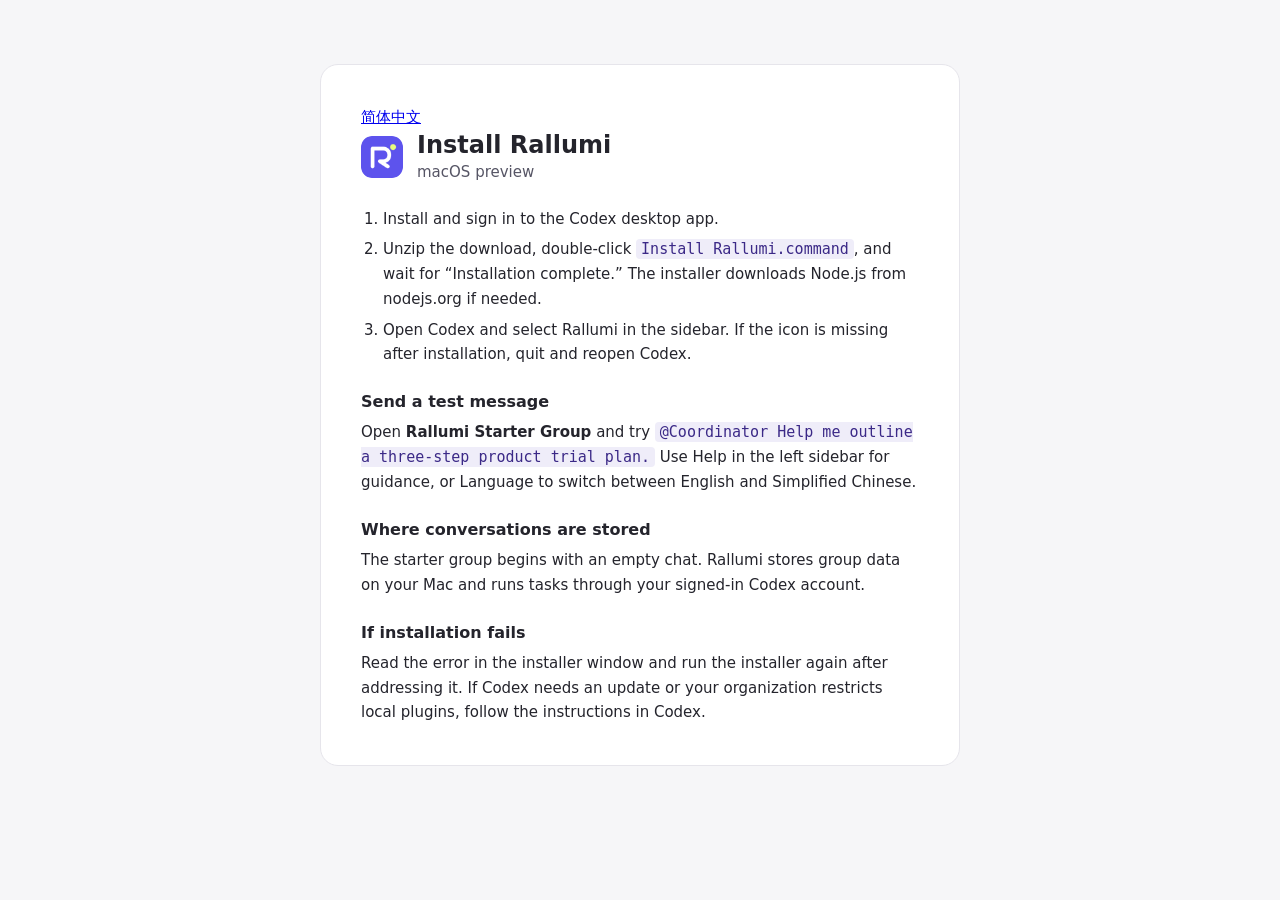
<file: Start Here.html>
<!doctype html>
<html lang="en">
<head>
<meta charset="utf-8">
<meta name="viewport" content="width=device-width,initial-scale=1">
<title>Install Rallumi</title>
<style>
  * { box-sizing:border-box; }
  body { margin:0; background:#f6f6f8; color:#24242c; font:15px/1.65 system-ui,sans-serif; }
  main { max-width:640px; margin:clamp(16px,7vw,64px) auto; padding:clamp(22px,6vw,40px); background:#fff; border:1px solid #e6e5eb; border-radius:18px; }
  header { display:flex; gap:14px; align-items:center; margin-bottom:22px; }
  header img { width:42px; height:42px; border-radius:11px; }
  h1,h2,p { margin:0; }
  h1 { font-size:24px; line-height:1.25; }
  h2 { font-size:16px; margin:22px 0 5px; }
  ol { padding-left:22px; }
  li + li { margin-top:6px; }
  code { background:#efedf9; border-radius:4px; padding:1px 5px; color:#3b2987; }
  .muted { color:#565565; }
</style>
</head>
<body>
<main>
  <a href="先看这里.html" lang="zh-CN">简体中文</a>
  <header>
    <img src="plugins/rallumi/assets/rallumi-symbol.png" alt="">
    <div><h1>Install Rallumi</h1><p class="muted">macOS preview</p></div>
  </header>
  <ol>
    <li>Install and sign in to the Codex desktop app.</li>
    <li>Unzip the download, double-click <code>Install Rallumi.command</code>, and wait for “Installation complete.” The installer downloads Node.js from nodejs.org if needed.</li>
    <li>Open Codex and select Rallumi in the sidebar. If the icon is missing after installation, quit and reopen Codex.</li>
  </ol>
  <h2>Send a test message</h2>
  <p>Open <strong>Rallumi Starter Group</strong> and try <code>@Coordinator Help me outline a three-step product trial plan.</code> Use Help in the left sidebar for guidance, or Language to switch between English and Simplified Chinese.</p>
  <h2>Where conversations are stored</h2>
  <p>The starter group begins with an empty chat. Rallumi stores group data on your Mac and runs tasks through your signed-in Codex account.</p>
  <h2>If installation fails</h2>
  <p>Read the error in the installer window and run the installer again after addressing it. If Codex needs an update or your organization restricts local plugins, follow the instructions in Codex.</p>
</main>
</body>
</html>
</file>
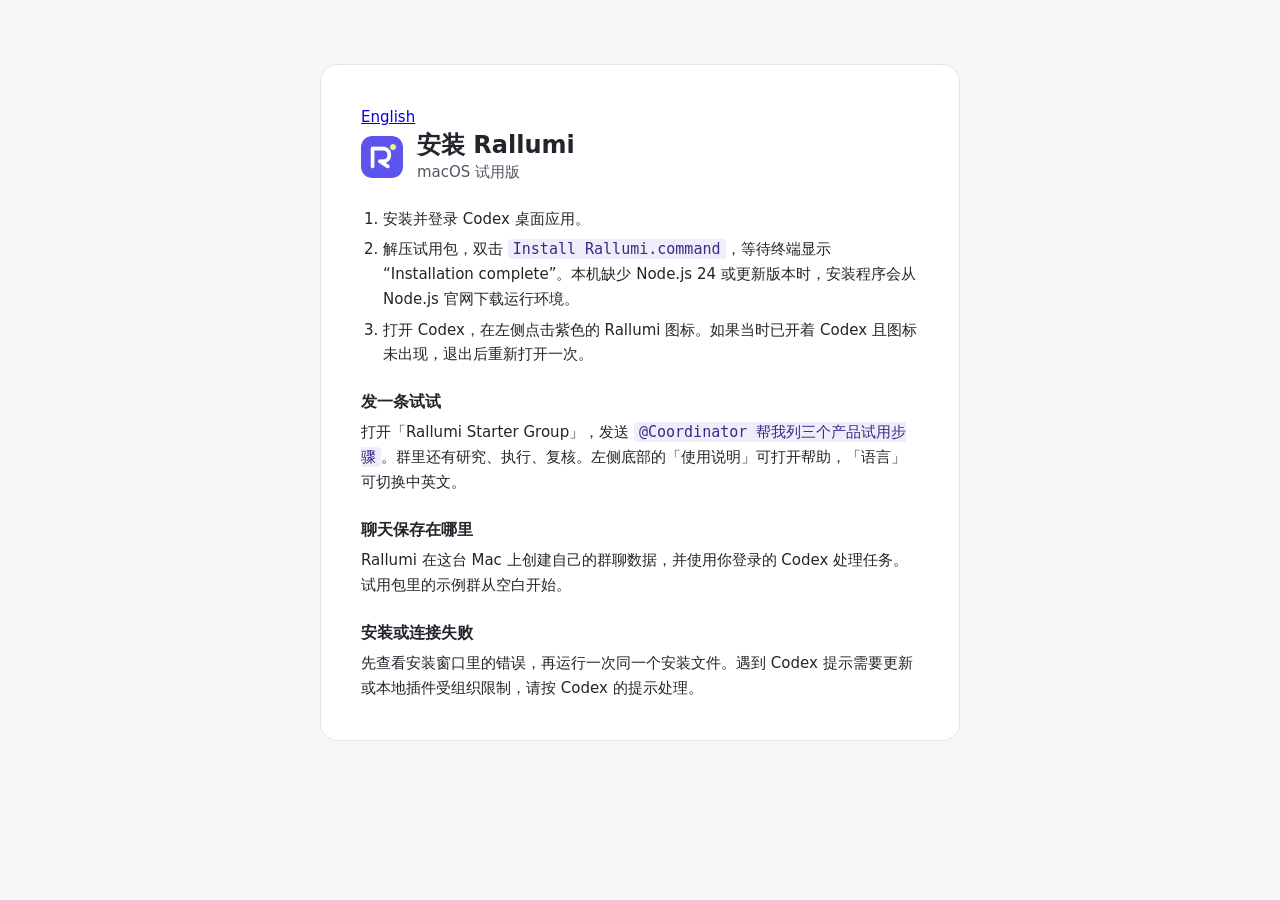
<file: 先看这里.html>
<!doctype html>
<html lang="zh-CN">
<head>
<meta charset="utf-8">
<meta name="viewport" content="width=device-width,initial-scale=1">
<title>安装 Rallumi</title>
<style>
  * { box-sizing:border-box; }
  body { margin:0; background:#f6f6f8; color:#24242c; font:15px/1.65 system-ui,sans-serif; }
  main { max-width:640px; margin:clamp(16px,7vw,64px) auto; padding:clamp(22px,6vw,40px); background:#fff; border:1px solid #e6e5eb; border-radius:18px; }
  header { display:flex; gap:14px; align-items:center; margin-bottom:22px; }
  header img { width:42px; height:42px; border-radius:11px; }
  h1,h2,p { margin:0; }
  h1 { font-size:24px; line-height:1.25; }
  h2 { font-size:16px; margin:22px 0 5px; }
  ol { padding-left:22px; }
  li + li { margin-top:6px; }
  code { background:#efedf9; border-radius:4px; padding:1px 5px; color:#3b2987; }
  .muted { color:#565565; }
</style>
</head>
<body>
<main>
  <a href="Start Here.html" lang="en">English</a>
  <header>
    <img src="plugins/rallumi/assets/rallumi-symbol.png" alt="">
    <div><h1>安装 Rallumi</h1><p class="muted">macOS 试用版</p></div>
  </header>
  <ol>
    <li>安装并登录 Codex 桌面应用。</li>
    <li>解压试用包，双击 <code>Install Rallumi.command</code>，等待终端显示“Installation complete”。本机缺少 Node.js 24 或更新版本时，安装程序会从 Node.js 官网下载运行环境。</li>
    <li>打开 Codex，在左侧点击紫色的 Rallumi 图标。如果当时已开着 Codex 且图标未出现，退出后重新打开一次。</li>
  </ol>
  <h2>发一条试试</h2>
  <p>打开「Rallumi Starter Group」，发送 <code>@Coordinator 帮我列三个产品试用步骤</code>。群里还有研究、执行、复核。左侧底部的「使用说明」可打开帮助，「语言」可切换中英文。</p>
  <h2>聊天保存在哪里</h2>
  <p>Rallumi 在这台 Mac 上创建自己的群聊数据，并使用你登录的 Codex 处理任务。试用包里的示例群从空白开始。</p>
  <h2>安装或连接失败</h2>
  <p>先查看安装窗口里的错误，再运行一次同一个安装文件。遇到 Codex 提示需要更新或本地插件受组织限制，请按 Codex 的提示处理。</p>
</main>
</body>
</html>
</file>
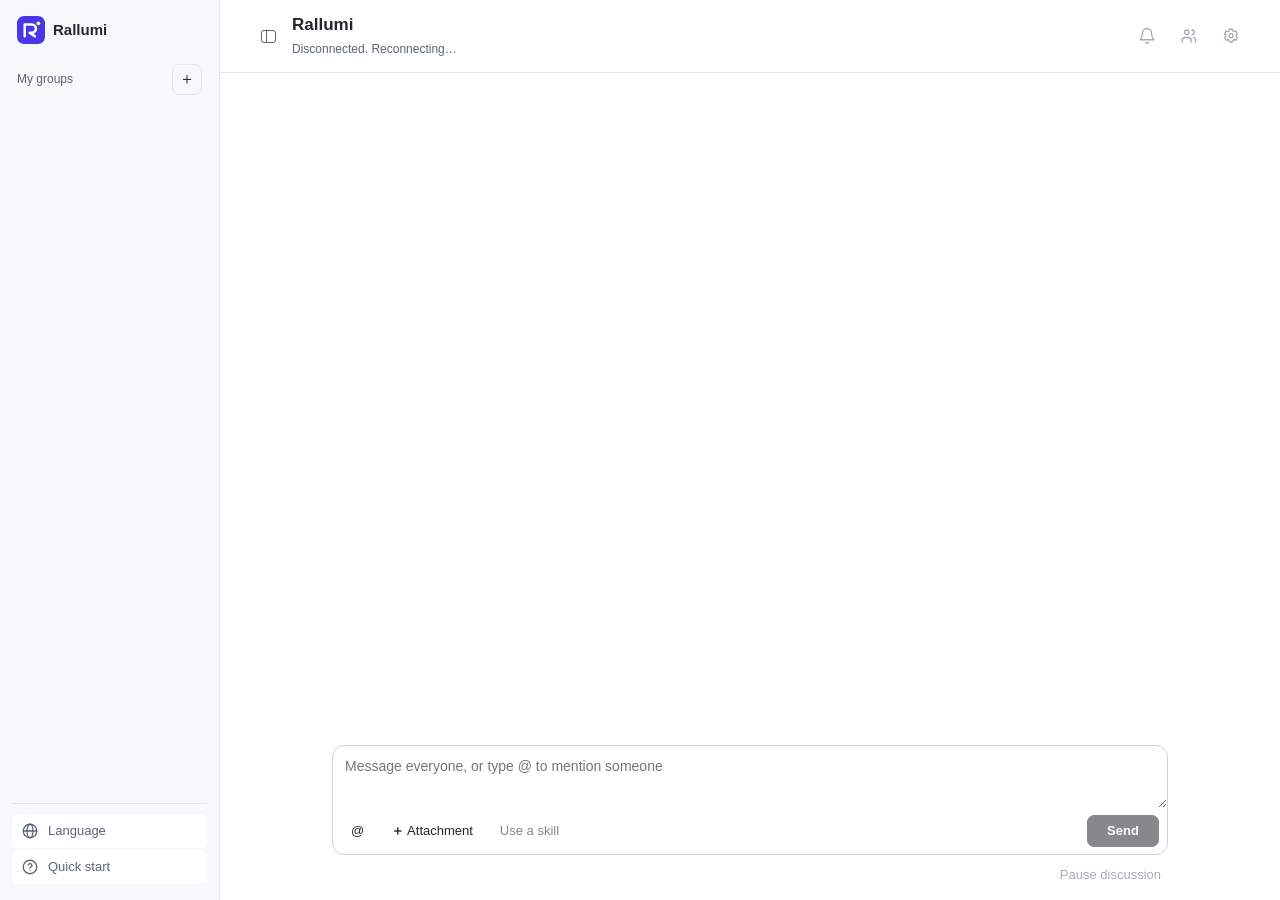
<file: plugins/rallumi/chat.html>
<!doctype html><html lang="en"><head><meta charset="utf-8"><meta name="viewport" content="width=device-width,initial-scale=1"><title>Rallumi</title><style>:root {
  --surface:#fff;
  --subtle:#f7f8fa;
  --hover:#eff2f5;
  --selected:#e9edf3;
  --text:#222730;
  --muted:#596475;
  --line:#e2e6ed;
  --input-line:#ccd3dd;
  --accent:#344f76;
  --focus:#436798;
  --danger:#a03931;
  --control-radius:7px;
  font:14px/1.55 -apple-system,BlinkMacSystemFont,"PingFang SC","Microsoft YaHei",sans-serif;
  color:var(--text);
  background:var(--surface);
}
* { box-sizing:border-box; }
body { margin:0; }
#app-layout { height:100dvh; display:grid; grid-template-columns:220px minmax(0,1fr); }
#group-sidebar {
  display:flex; flex-direction:column; padding:16px 12px; overflow:auto;
  background:var(--subtle); border-inline-end:1px solid var(--line);
}
.brand { display:flex; align-items:center; gap:8px; padding:0 5px; font-size:15px; font-weight:650; }
.icon-definitions { position:absolute; pointer-events:none; }
.brand-symbol { flex:none; width:28px; height:28px; }
.mark { display:grid; place-items:center; border-radius:8px; background:var(--selected); color:var(--accent); }
.section { margin:20px 5px 5px; color:var(--muted); font-size:12px; }
.memberhead,.dialoghead,.actions,.chat header { display:flex; justify-content:space-between; align-items:center; }
.memberhead button { background:transparent; padding:2px 6px; font-size:16px; }
.member { width:100%; display:flex; align-items:center; gap:8px; text-align:left; background:transparent; padding:6px; }
.member span:last-child { min-width:0; overflow-wrap:anywhere; }
.member small { display:block; overflow:hidden; text-overflow:ellipsis; white-space:nowrap; }
.avatar { display:inline-grid; place-items:center; flex:none; width:32px; height:32px; border-radius:var(--avatar-radius,8px); background:var(--member-accent); color:var(--member-avatar-ink,#fff); font-weight:650; }
.chat { display:grid; min-width:0; min-height:0; background:var(--surface); }
.chat header { background:var(--surface); border-bottom:1px solid var(--line); padding-inline:clamp(12px,3vw,32px); }
h1,h2,p { margin:0; }
h2 { font-size:18px; }
small { font-size:12px; color:var(--muted); }
button,input,select,textarea { font:inherit; }
button { border:1px solid var(--line); border-radius:var(--control-radius); background:var(--surface); color:var(--text); font-size:13px; padding:5px 9px; cursor:pointer; }
button:hover:enabled { background-color:var(--hover); }
button:disabled { opacity:.55; cursor:default; }
:focus-visible { outline:2px solid var(--focus); outline-offset:2px; }
.scroll { min-width:0; overflow:auto; }
.content,footer { width:min(100%,900px); margin:auto; padding-inline:clamp(12px,3vw,32px); }
#empty { padding:clamp(28px,9vh,85px) 0 35px; }
.mark { width:38px; height:38px; font-size:21px; margin-bottom:10px; }
#empty p { margin-top:4px; color:var(--muted); }
.msg { display:flex; }
.msg article { min-width:0; }
.meta { font-weight:650; }
.meta small { font-weight:400; margin-left:7px; font-variant-numeric:tabular-nums; }
.body { white-space:pre-wrap; overflow-wrap:anywhere; }
.system { color:var(--muted); font-size:12px; margin:12px 0; }
.request { padding:12px; background:#fff9ef; border:1px solid #ebdcc0; border-radius:8px; }
.request pre { white-space:pre-wrap; overflow-wrap:anywhere; }
.actions { padding:0 8px 7px; gap:6px; }
form#compose { background:var(--surface); border:1px solid var(--input-line); border-radius:12px; }
form#compose:focus-within { border-color:#65768c; }
#compose #message:focus-visible { outline:none; }
@media(forced-colors:active) {
  form#compose:focus-within { outline:1px solid Highlight; }
}
textarea { width:100%; resize:vertical; border:0; background:transparent; }
.primary { color:#fff; background:#232831; border-color:#232831; font-weight:650; padding-inline:14px; }
.primary:hover:enabled { background-color:#373e49; }
#error,#joinerror { color:var(--danger); }
dialog { width:min(410px,94vw); color:var(--text); background:var(--surface); border:1px solid var(--line); border-radius:13px; padding:18px; }
dialog::backdrop { background:#17203155; }
.dialoghead { gap:8px; }
label { display:block; margin:12px 0; font-size:13px; font-weight:550; }
input,select { display:block; width:100%; border:1px solid var(--input-line); border-radius:var(--control-radius); background:var(--surface); color:var(--text); padding:6px 8px; margin:4px 0; }
#existing small { display:block; }


.chat { grid-template-rows:auto minmax(0,1fr) auto; }
.chat header { grid-row:1; gap:12px; padding-block:12px; }
.chat header h1 { font-size:17px; }
.header-actions { display:flex; gap:8px; flex-wrap:wrap; justify-content:flex-end; }
.history-viewport { grid-row:2; min-height:0; position:relative; }
.history-viewport .scroll { height:100%; }
.new-message-indicator { position:absolute; z-index:4; inset-inline-end:clamp(12px,3vw,32px); bottom:10px; }
#jump-to-latest { border-color:var(--input-line); color:var(--accent); background:var(--surface); font-weight:650; box-shadow:0 3px 10px #2535501a; }
footer { grid-row:3; padding-block:10px; }
.content { padding-block:10px; }
#compose textarea { font-size:14px; line-height:1.5; padding:10px 12px; min-height:52px; }
#groups { display:grid; gap:4px; }
.group-link {
  background:transparent; border-color:transparent; color:var(--muted); text-align:left; width:100%;
  overflow:hidden; text-overflow:ellipsis; white-space:nowrap; padding:10px 12px;
}
.group-link:hover, .group-link[aria-current] { background:var(--selected); color:var(--text); }
#member-panel { padding:14px 18px 18px; border-top:1px solid #e0e6e8; }
.member-row { display:flex; justify-content:space-between; align-items:center; gap:12px; }
#members { display:grid; grid-template-columns:repeat(auto-fit,minmax(min(100%,265px),1fr)); gap:8px; margin-top:8px; }
.member-row { padding:3px 8px; background:var(--surface); border:1px solid var(--line); border-radius:8px; }
.member-row .member { color:var(--text); min-width:0; border-color:transparent; }
.member-row .member:hover { background:var(--hover); }
.member-row .member small { color:#587080; }
.remove-member { padding:4px 8px; border-color:transparent; background:transparent; color:var(--danger); white-space:nowrap; }
.remove-member:hover { background:#f8e9e6; }
dialog {
  --dialog-body-size:14px;
  --dialog-title-size:18px;
  --dialog-section-size:15px;
  --dialog-label-size:13px;
  --dialog-note-size:12px;
  font-size:var(--dialog-body-size);
  line-height:1.5;
  max-height:90dvh;
  overflow:auto;
}
dialog h2 { font-size:var(--dialog-title-size); line-height:1.35; }
dialog label, dialog legend, dialog button { font-size:var(--dialog-label-size); }
dialog input, dialog select, dialog textarea { font-size:var(--dialog-body-size); }
dialog small { font-size:var(--dialog-note-size); }
.dialog-close {
  flex:none;
  display:grid;
  place-items:center;
  width:34px;
  min-height:34px;
  padding:0;
}
dialog .dialog-close { font-size:20px; line-height:1; }
#group-error { color:#a23429; }
@media(max-width:650px) {
  #app-layout { grid-template-columns:clamp(132px,27vw,175px) minmax(0,1fr); }
  #group-sidebar { padding:12px 7px; }
  .group-link { padding-inline:5px; }
}
@media(max-width:480px) {
  #app-layout { position:relative; grid-template-columns:minmax(0,1fr); }
  #group-sidebar {
    position:absolute; z-index:7; inset:56px auto 0 0; width:min(230px,76vw);
    box-shadow:5px 0 18px #25355019;
  }
}

/* Keep labels and timestamps outside the message surface. */
.msg { align-items:flex-start; gap:9px; margin:13px 0; }
.msg article { max-width:min(calc(100% - 39px),720px); }
.msg-self article { max-width:min(86%,660px); }
.msg-agent article:has(:is(.markdown-table,.markdown-code)) { width:min(calc(100% - 39px),680px); }
.msg .avatar { width:30px; height:30px; font-size:13px; }
.msg .meta { font-size:13px; line-height:1.4; }
.msg .meta small { font-size:12px; }
.msg .body { font-size:14px; line-height:1.55; }
.msg .body:not(:empty) { margin-top:4px; padding:7px 11px; border:1px solid var(--line); border-radius:5px 14px 14px; }
.msg-self { justify-content:flex-end; }
.msg-self .meta { text-align:right; }
.msg-self .body:not(:empty) { background:#000; color:#fff; border-color:#000; border-radius:14px 5px 14px 14px; }
.avatar,.msg-agent,.contributor,.org-card { --member-accent:#344e78; --member-bubble:#edf1f7; --member-border:#e0e5ef; }
.avatar.c1,.msg-agent.c1,.contributor.c1,.org-card.c1 { --member-accent:#76546d; --member-bubble:#f4eff3; --member-border:#ebe3e9; }
.avatar.c2,.msg-agent.c2,.contributor.c2,.org-card.c2 { --member-accent:#3c5960; --member-bubble:#e9eef0; --member-border:#dde6e8; }
.avatar.c3,.msg-agent.c3,.contributor.c3,.org-card.c3 { --member-accent:#814720; --member-bubble:#f3ebe4; --member-border:#ece1d8; }
.msg-agent .body:not(:empty) { background:var(--member-bubble); border-color:var(--member-border); }
.system { text-align:center; }
.chat-date-divider {
  display:flex;
  align-items:center;
  gap:10px;
  margin:16px 0 10px;
  color:#5a6774;
  font-size:12px;
  font-weight:500;
  text-align:center;
}
.chat-date-divider::before,.chat-date-divider::after {
  content:'';
  flex:1;
  height:1px;
  max-width:28px;
  background:var(--input-line);
}

#existing { padding:11px; background:#f1f5f7; border:1px solid #e2e8ec; border-radius:9px; }
#chosen-thread { color:#47586a; overflow-wrap:anywhere; font-size:14px; margin-bottom:7px; }
#picker {
  width:min(1040px,calc(100vw - 28px)); height:min(720px,calc(100dvh - 28px));
  padding:0; overflow:hidden;
}
#picker[open] { display:grid; grid-template-rows:auto auto minmax(0,1fr) auto; }
#picker .dialoghead { padding:16px 24px 10px; }
.catalog-filters {
  display:grid; grid-template-columns:minmax(0,1fr) minmax(0,1fr) auto; gap:12px;
  padding:0 24px 10px; border-bottom:1px solid #e2e8ed;
}
.catalog-filters label { margin:0; color:#485768; }
.catalog-filters input, .catalog-filters select { background:white; color:#263645; }
.picker-workspace { display:grid; grid-template-columns:minmax(0,1.85fr) minmax(0,1fr); min-height:0; }
.picker-results, .picker-detail { padding:14px 20px; overflow:auto; }
.picker-detail { border-left:1px solid #e2e8ed; background:#f5f7fa; }
.picker-detail h3 { margin:2px 0 16px; font-size:var(--dialog-section-size); line-height:1.45; overflow-wrap:anywhere; }
.picker-detail dt { font-size:13px; font-weight:600; color:#546577; margin-top:13px; }
.picker-detail dd { margin:2px 0 0; font-size:14px; overflow-wrap:anywhere; }
#picker-status { font-size:13px; color:#657483; margin-bottom:8px; }
.catalog-group h3 { margin:10px 4px 4px; font-size:13px; color:#536778; }
.thread-card {
  width:100%; display:grid; align-items:center; text-align:left;
  grid-template-columns:28px minmax(0,1fr) auto 14px; gap:10px;
  background:white; border:1px solid transparent; padding:8px;
}
.thread-card:hover { background:#f4f7fa; }
.thread-card[aria-pressed="true"] { background:var(--selected); border-color:#a7b6cb; }
.thread-icon { display:grid; place-items:center; width:26px; height:26px; border-radius:6px; background:#eaf0f6; color:#42617e; }
.thread-title { min-width:0; overflow:hidden; text-overflow:ellipsis; white-space:nowrap; }
.thread-check { visibility:hidden; color:var(--accent); }
.thread-card[aria-pressed="true"] .thread-check { visibility:visible; }
#more { margin-top:10px; }
.picker-footer {
  display:flex; justify-content:space-between; align-items:center; gap:12px;
  padding:12px 24px; border-top:1px solid #e2e8ed;
}
.picker-footer p { font-size:13px; color:#546577; }
.picker-footer #picker-error { color:var(--danger); }
#picker-error:empty { display:none; }
.picker-footer button { flex-shrink:0; }
@media(max-width:600px) {
  .catalog-filters { grid-template-columns:minmax(0,1fr) minmax(0,1fr); gap:6px 10px; }
  .catalog-filters label:first-child { grid-column:1 / -1; }
  .picker-workspace { grid-template-columns:1fr; grid-template-rows:minmax(0,1fr) auto; }
  .picker-detail { border-left:0; border-top:1px solid #e2e8ed; max-height:24dvh; }
  .picker-detail h3 { margin:0; }
  .picker-detail dl { margin:7px 0 0; }
  .picker-detail dt { margin-top:4px; }
  .thread-card { grid-template-columns:28px minmax(0,1fr) 14px; }
  .thread-date { display:none; }
}

.compose-tools, #draft-files, .sent-files { display:flex; flex-wrap:wrap; align-items:center; gap:7px; }
#draft-files:not(:empty) { padding:0 12px 10px; }
.file-chip, .sent-file { border:1px solid #dce4eb; border-radius:8px; background:#f5f8fa; }
.file-chip { display:flex; align-items:center; gap:7px; padding:3px 5px 3px 8px; max-width:100%; }
.file-chip span { font-size:13px; overflow-wrap:anywhere; }
.file-chip button { padding:1px 6px; background:transparent; font-size:17px; }
.sent-files.with-caption { margin-top:7px; }
.sent-files { white-space:normal; }
.sent-file { display:grid; gap:4px; padding:7px 9px; color:#34546e; font-size:13px; overflow-wrap:anywhere; max-width:100%; }
.sent-file img { max-width:min(220px,100%); max-height:220px; object-fit:contain; border-radius:6px; }
#settings { width:min(630px,calc(100vw - 26px)); }
.settings-note { font-size:var(--dialog-note-size,12px); color:#62717e; margin:7px 0 8px; }
.member-chat-row { display:flex; align-items:center; justify-content:space-between; flex-wrap:wrap; gap:8px; }
#bound-thread-title { overflow-wrap:anywhere; }
#member-placement[hidden] { display:none; }
.settings-grid { display:grid; grid-template-columns:minmax(0,1fr) minmax(0,1fr); gap:0 12px; }
.settings-grid label { margin:8px 0; }
.settings-grid select { background:white; color:inherit; }
.plugin-settings { border:1px solid #e1e6eb; border-radius:8px; padding:8px 10px; margin:8px 0; }
.plugin-settings summary { cursor:pointer; font-size:14px; font-weight:600; }
.plugin-settings label input { width:auto; margin:0 6px 0 0; display:inline; }
#plugin-list { max-height:150px; overflow:auto; }
.plugin-option { margin:6px 0; font-weight:400; }
.settings-actions { display:flex; justify-content:flex-end; gap:8px; margin-top:14px; }
#settings-status { color:#78522a; font-size:13px; }
@media(max-width:420px) { .settings-grid { grid-template-columns:1fr; } }

#file-input[hidden],#profile-avatar-input[hidden],#group-avatar-input[hidden] { display:none; }
.avatar-button {
  flex:none; display:inline-flex; align-items:center; justify-content:center;
  background:transparent; padding:0; border-radius:10px; color:inherit; touch-action:manipulation;
}
.avatar-button:hover, .avatar-button:focus-visible { outline:2px solid var(--focus); outline-offset:2px; }
.msg .avatar-button { margin-top:0; }
.msg .avatar-button .avatar { margin:0; }
.member-row { gap:8px; }
.member-row .avatar-button .avatar { display:inline-grid; }
#skill-status { font-size:13px; color:#78522a; }
.skill-chip {
  display:inline-flex; align-items:center; gap:6px; max-width:100%; overflow-wrap:anywhere;
  color:#4e3c75; background:#f3eef9; border:1px solid #e5daf3; border-radius:8px; padding:4px 8px; font-size:13px;
}
.msg .skill-chip { margin-top:5px; }
#attach span { font-weight:700; }

#skill-dialog { width:min(610px,calc(100vw - 26px)); }
.skill-recipients { border:0; margin:12px 0 4px; padding:0; min-width:0; }
.skill-recipients legend { font-weight:600; margin-bottom:6px; }
.skill-recipient-row { display:flex; gap:8px; align-items:flex-start; }
#skill-members { flex:1; min-width:0; display:grid; grid-template-columns:repeat(2,minmax(0,1fr)); gap:5px; max-height:136px; overflow:auto; }
@media(max-width:480px) { #skill-members { grid-template-columns:minmax(0,1fr); } }
.skill-member-option, .skill-result { display:flex; gap:8px; align-items:flex-start; margin:0; cursor:pointer; }
.skill-member-option { min-width:0; min-height:32px; align-items:center; background:#f2f5f7; border:1px solid #dbe3e8; border-radius:7px; padding:5px 8px; }
.skill-member-name { min-width:0; white-space:nowrap; overflow:hidden; text-overflow:ellipsis; }
.skill-member-option:has(:checked), .skill-result:has(:checked) { background:var(--selected); border-color:#a7b6cb; }
.skill-member-option input, .skill-result input { flex:none; width:auto; margin-top:4px; accent-color:var(--accent); }
.skill-member-option input { margin:0; }
#skill-all { white-space:nowrap; }
#skill-list { max-height:min(32dvh,280px); overflow:auto; }
.skill-result { border:1px solid #dfe6eb; border-radius:8px; margin-bottom:5px; padding:8px 10px; }
.skill-result:hover { background:#f1f6f7; }
.skill-result span { min-width:0; overflow-wrap:anywhere; }
.skill-result small { display:-webkit-box; -webkit-box-orient:vertical; -webkit-line-clamp:2; overflow:hidden; font-weight:400; }
.skill-chip .skill-edit { color:inherit; font-size:13px; padding:0; text-align:left; overflow-wrap:anywhere; }
.skill-chip .skill-edit:hover { text-decoration:underline; }
#apply-skill { max-width:100%; overflow-wrap:anywhere; }
.thread-card:disabled { opacity:1; color:#617180; background:#f6f8fa; }
.thread-attached { color:#536b62; white-space:nowrap; }

.rename-agent { display:grid; grid-template-columns:minmax(0,1fr) auto; align-items:end; gap:8px; }
.rename-agent label { margin:7px 0 0; }
.rename-agent button { margin-bottom:4px; }
#rename-status { color:#53675d; font-size:13px; }
.meta .elapsed { font-variant-numeric:tabular-nums; white-space:nowrap; }

#organization{width:min(920px,calc(100vw - 22px));padding:0}
#organization .dialoghead{padding:14px 18px}
.org-toolbar{display:flex;flex-wrap:wrap;align-items:center;gap:10px;padding:0 18px 12px}
.org-toolbar p{font-size:var(--dialog-note-size);color:#546579;margin-right:auto}
.org-toolbar label{display:flex;align-items:center;gap:6px;margin:0}
.org-toolbar input{width:auto;margin:0}
.org-viewport{overflow-x:auto;overscroll-behavior-x:contain}
.org-canvas{position:relative;width:max-content;min-width:100%;padding:25px 15px;min-height:90px;background:var(--subtle);border-block:1px solid var(--line)}
#org-lines{position:absolute;inset:0;width:100%;height:100%;pointer-events:none}
.org-edge{stroke:var(--accent);stroke-width:1.6}
.org-fill{fill:var(--accent)}
.org-native-edge{stroke:#6a729d;stroke-width:1.6}
.org-native-fill{fill:#6a729d}
.org-tier{display:flex;justify-content:center;align-items:stretch;gap:14px}
.org-tier+.org-tier{margin-top:37px}
.org-node{position:relative;flex:none;width:clamp(120px,20vw,155px)}
.org-waypoint{flex:none;width:14px}
.org-card{width:100%;height:100%;min-height:44px;background:var(--member-bubble);border:1px solid var(--member-border);overflow-wrap:anywhere}
.org-card:hover:enabled{background:color-mix(in srgb,var(--member-accent) 15%,white)}
.org-card[aria-pressed=true]{outline:2px solid var(--focus);outline-offset:2px}
.org-card[data-native]{background:#f3f1fa}
.org-card small{display:block;font-size:var(--dialog-note-size)}
.org-port{position:absolute;left:50%;width:34px;height:24px;display:grid;place-items:center;background:transparent;padding:0;z-index:2;cursor:crosshair}
.org-port::before{content:'';width:9px;height:9px;border-radius:50%;background:#fff;border:1.5px solid var(--accent)}
.org-port[data-target]::before,.org-out::before{background:var(--accent)}
.org-port[aria-pressed=true]::before{outline:2px solid var(--accent);outline-offset:2px}
.org-in{top:0;transform:translate(-50%,-55%)}
.org-out{bottom:0;transform:translate(-50%,55%)}
.org-port:disabled{cursor:default;pointer-events:none;opacity:1}
.org-port:disabled::before{background:transparent;border-color:transparent}
#org-details{padding:12px 18px;overflow-wrap:anywhere}
#org-details:empty{display:none}
#org-details p{white-space:pre-wrap;margin-top:4px}
.org-relations{display:flex;flex-wrap:wrap;align-items:center;gap:6px;margin-top:8px}
.org-relations span{font-size:var(--dialog-note-size);color:#5c6485}
@media(max-width:440px){.org-card{font-size:12px}}

#location-note { color:#5d6d78; font-size:13px; overflow-wrap:anywhere; margin-top:-7px; }
.retry-actions { display:flex; justify-content:center; flex-wrap:wrap; gap:8px; margin-top:7px; }
.retry-actions[hidden] { display:none; }
.retry-status:not(:empty) { flex-basis:100%; }

#compose { position:relative; }
#mention-list {
  position:absolute; bottom:calc(100% + 7px); left:0; z-index:5;
  width:min(320px,100%); max-height:min(252px,39dvh); overflow:auto;
  list-style:none; margin:0; padding:5px; background:#fff; color:#283742;
  border:1px solid #cbd9dd; border-radius:10px; box-shadow:0 7px 22px #172b4120;
}
#mention-list[hidden] { display:none; }
.mention-option,.mention-empty { padding:7px 9px; border-radius:6px; overflow-wrap:anywhere; }
.mention-option { display:flex; align-items:center; gap:9px; height:49px; cursor:pointer; }
.mention-option .avatar { width:28px; height:28px; margin:0; flex:none; }
.mention-option .mention-all { background:var(--selected); color:var(--accent); }
.mention-description { display:grid; gap:1px; min-width:0; }
.mention-description > * { overflow:hidden; text-overflow:ellipsis; white-space:nowrap; }
.mention-description small { font-size:12px; color:#5d6d78; }
.send-actions { display:flex; align-items:center; justify-content:flex-end; gap:9px; min-width:0; }
.send-actions button { flex:none; }
#send-targets { color:#526474; font-size:12px; overflow:hidden; text-overflow:ellipsis; white-space:nowrap; }
@media(max-width:620px) {
  .send-actions { flex-wrap:wrap; gap:3px; }
  #send-targets:not(:empty) { flex-basis:100%; text-align:right; }
}
.mention-option:hover,.mention-option[aria-selected="true"] { background:var(--selected); }
.mention-empty,#member-project-status { color:#5d6d78; font-size:13px; overflow-wrap:anywhere; }

.markdown-output { white-space:normal; }
.markdown-output > * { margin:0; }
.markdown-output > * + * { margin-top:.5em; }
.markdown-output h1,.markdown-output h2,.markdown-output h3,.markdown-output h4,.markdown-output h5,.markdown-output h6 { line-height:1.35;font-size:1.05em;font-weight:700; }
.markdown-output ul,.markdown-output ol { padding-inline-start:1.45em; }
.markdown-output li + li { margin-top:.18em; }
.markdown-output li > p { margin:0; }
.markdown-output blockquote { border-left:3px solid #94a9af;padding:.15em .7em;color:#455a63; }
.markdown-output a.markdown-image-link { display:inline-block; border:1px solid var(--member-border,var(--line)); border-radius:6px; background:var(--surface); padding:2px 7px; }
.markdown-output a[href] { color:#255a6f;text-decoration:underline;text-underline-offset:2px;overflow-wrap:anywhere; }
.markdown-output a[data-copy-file]::before { content:'⌘';font-size:.82em;color:#576e77;margin-right:.28em; }
.markdown-output code { font-family:ui-monospace,Menlo,monospace;font-size:.88em; }
.markdown-output :not(pre) > code { padding:.12em .28em;border-radius:4px;background:#24334c12; }
.markdown-table { overflow-x:auto;border:1px solid var(--member-border,var(--line));border-radius:7px;background:var(--surface); }
.markdown-table table { width:100%;border-collapse:collapse;text-align:left;font-size:.92em;line-height:1.45; }
.markdown-table th,.markdown-table td { min-width:5.6em;border-bottom:1px solid #dce4e6;padding:6px 8px;vertical-align:top;overflow-wrap:anywhere; }
.markdown-table th { background:color-mix(in srgb,var(--member-accent,var(--accent)) 7%,white);font-weight:650; }
.markdown-table tr:last-child td { border-bottom:0; }
.markdown-align-left { text-align:left; }
.markdown-align-center { text-align:center; }
.markdown-align-right { text-align:right; }
.markdown-code { border:1px solid var(--member-border,var(--line));background:#f7f8fa;border-radius:8px;overflow:hidden; }
.markdown-code-bar { display:flex;justify-content:space-between;align-items:center;gap:8px;padding:5px 9px;background:color-mix(in srgb,var(--member-accent,var(--accent)) 7%,white);color:var(--muted);font-size:12px; }
.markdown-code-bar button { padding:3px 7px; min-width:70px; }
.control-confirmed { box-shadow:inset 0 0 0 1px #678674; }
.markdown-code pre { margin:0;padding:9px 10px;overflow:auto;white-space:pre;line-height:1.5;overflow-wrap:normal; }
.markdown-feedback { display:block;color:#475f55; }
.markdown-clipboard { position:fixed;opacity:0;pointer-events:none; }

.task-announcement {
  position:sticky; z-index:3; top:0; width:100%; display:flex; align-items:center; gap:10px;
  padding:7px 11px; text-align:left; background:var(--subtle); border:1px solid var(--line); border-radius:8px; color:var(--text);
}
.task-announcement[hidden],#compose-task[hidden] { display:none; }
.task-announcement-label { flex:none; font-size:12px; color:var(--accent); }
.task-announcement strong { font-size:14px; flex:0 1 auto; min-width:0; }
.task-announcement strong,.task-preview { overflow:hidden; text-overflow:ellipsis; white-space:nowrap; }
.task-preview { min-width:0; flex:1; font-size:13px; color:var(--muted); }
#tasks-dialog,#task-editor { width:min(600px,calc(100vw - 28px)); }
#task-cards { display:grid; gap:12px; margin:14px 0; max-height:55dvh; overflow:auto; }
.task-card { background:var(--surface); border:1px solid var(--line); border-left:3px solid #9aabc1; border-radius:9px; padding:13px 15px; overflow-wrap:anywhere; }
.task-card.task-highlight { border-left-color:var(--accent); }
.task-card h3 { font-size:var(--dialog-section-size); margin:0; }
.task-card h4 { margin:9px 0 3px; font-size:var(--dialog-label-size); color:var(--accent); }
.task-copy { white-space:pre-wrap; font-size:14px; }
.task-card-actions { display:flex; flex-wrap:wrap; gap:7px; justify-content:flex-end; margin-top:12px; }
.task-empty,#task-editor-source { color:#57696a; font-size:14px; }
#task-editor textarea { border:1px solid #c9d0d5; border-radius:6px; padding:8px; margin-top:4px; display:block; }
#task-error { color:var(--danger); }
#compose-task { margin:2px 10px 7px; display:inline-flex; align-items:center; gap:7px; border-radius:7px; background:var(--subtle); color:var(--accent); font-size:13px; padding:3px 6px 3px 9px; }
#compose-task button { background:transparent; color:#566e62; font-size:12px; padding:2px 4px; }
.message-contributors { display:flex; align-items:center; flex-wrap:wrap; gap:5px; margin-top:7px; font-size:12px; color:#526474; }
.contributor { display:inline-flex; align-items:center; max-width:100%; overflow-wrap:anywhere; color:#293b46; background:var(--member-bubble); border:1px solid var(--member-border); border-radius:999px; padding:1px 8px; }
@media(max-width:540px) { .task-preview { display:none; } }


.avatar { position:relative; overflow:hidden; }
.avatar img { position:absolute; inset:0; width:100%; height:100%; object-fit:cover; }
.avatar-button .avatar img { pointer-events:none; }
.profile-form { padding:12px 0; margin:8px 0; border-block:1px solid #e4e9e6; }
.profile-avatar-row { display:flex; align-items:center; gap:10px; }
#profile-avatar-preview .avatar { width:44px; height:44px; }
.profile-avatar-tools { display:flex; flex-wrap:wrap; gap:6px; align-items:center; }
#profile-avatar-status { flex-basis:100%; overflow-wrap:anywhere; }
.profile-form textarea { display:block; border:1px solid #c9d0d5; border-radius:6px; padding:8px; margin:5px 0; }
#group-settings-status { font-size:13px; margin-top:7px; color:var(--danger); }
.group-setting-toggle { display:flex; gap:10px; align-items:center; }
.group-setting-toggle input { width:auto; margin:0; }
@media(max-width:540px) { .header-actions { gap:4px; } .chat .header-actions button { padding:5px 7px; font-size:12px; } }

.profile-color-row { display:flex; align-items:center; gap:8px; flex-wrap:wrap; margin:10px 0; }
.profile-color-row label { margin:0 4px 0 0; }
#profile-color { width:96px; padding:4px 6px; margin:0; }
.profile-color-row button { padding:5px 8px; }

.discussion-actions { display:flex; justify-content:flex-end; padding-top:5px; }
.discussion-actions button { background:transparent; color:#596979; font-size:13px; padding:4px 6px; }
.discussion-actions button:hover:enabled { background:#eaf0f3; }
.profile-colors { margin:10px 0; padding:0; border:0; min-width:0; }
.profile-colors legend { font-weight:600; padding:0; margin-bottom:6px; }
.profile-color-options { display:grid; grid-template-columns:repeat(auto-fit,minmax(33px,1fr)); gap:6px; }
.profile-color-swatch { display:grid; place-content:center; width:29px; height:29px; padding:0; border-radius:50%; background:var(--swatch); color:var(--swatch-ink,#fff); }
.profile-color-swatch:hover:enabled { background:var(--swatch); outline:1px solid var(--swatch); outline-offset:2px; }
.profile-color-swatch[aria-pressed="true"] { outline:2px solid var(--focus); outline-offset:2px; }
.profile-color-swatch[aria-pressed="true"]::after { content:'✓'; font-size:15px; font-weight:700; }

#member-management-error:not(:empty) { color:#a23429; font-size:13px; margin:7px 18px 0; }

#org-heading { padding:0 18px; margin-bottom:8px; }
.member-section-title { margin:0; font-size:var(--dialog-section-size); font-weight:650; color:#374858; }
.save-row { display:flex; justify-content:flex-end; flex-wrap:wrap; align-items:center; gap:7px; margin-top:8px; }
.save-status { flex:1 1 90px; min-width:0; margin:0; color:var(--muted); overflow-wrap:anywhere; }
.save-status:empty { display:none; }
.save-button { min-width:108px; }
#member-personality-form { margin-top:12px; padding-top:3px; border-top:1px solid var(--line); }


#app-layout.sidebar-collapsed { grid-template-columns:minmax(0,1fr); grid-template-rows:minmax(0,1fr); }
#group-sidebar[hidden] { display:none; }
.chat-heading { display:flex; align-items:center; gap:9px; min-width:0; }
.chat-heading h1 { overflow-wrap:anywhere; }
#room-member-count { margin-inline-start:.35em; color:var(--muted); font-weight:500; white-space:nowrap; }
#room-member-count:empty,#status:empty { display:none; }
#sidebar-toggle { flex:none; font-size:18px; line-height:1; padding:6px 8px; background:transparent; color:#496257; }
#sidebar-toggle:hover { background:var(--hover); }
.group-link { display:flex; align-items:center; gap:9px; padding:8px 10px; }
.group-link-name { min-width:0; overflow:hidden; text-overflow:ellipsis; }
.group-avatar { flex:none; display:inline-grid; place-items:center; width:29px; height:29px; border-radius:8px; overflow:hidden; position:relative; background:var(--selected); color:var(--accent); font-size:15px; font-weight:650; }
.group-avatar img { position:absolute; inset:0; width:100%; height:100%; object-fit:cover; }
.avatar-symbol { display:block; width:65%; height:65%; }
.group-avatar .avatar-symbol { width:71%; height:71%; }
.group-link .group-avatar { background:#e8edf4; color:var(--accent); }
.group-link[aria-current] .group-avatar { background:#dce5f0; color:var(--accent); }
#room-avatar .group-avatar { width:34px; height:34px; }
#group-avatar-preview .group-avatar { width:44px; height:44px; }
#group-avatar-status { flex-basis:100%; overflow-wrap:anywhere; }

#settings,#group-settings { padding:0; overflow:hidden; max-height:calc(100dvh - 24px); }
#settings[open],#group-settings[open] { display:grid; grid-template-rows:auto minmax(0,1fr); }
#settings > .dialoghead,#group-settings > .dialoghead { padding:12px 16px; background:#fff; border-bottom:1px solid var(--line); gap:8px; }
#settings > .dialoghead h2 { overflow-wrap:anywhere; }
#settings > .dialoghead button,#group-settings > .dialoghead button { flex:none; }
.settings-scroll { overflow:auto; min-height:0; display:grid; gap:12px; padding:12px 16px 16px; }
.settings-section { border:1px solid var(--line); background:var(--surface); border-radius:10px; padding:12px 14px; min-width:0; }
.settings-section h3 { margin:0 0 6px; font-size:var(--dialog-section-size); color:var(--text); }
.settings-section .profile-form { margin:8px 0 0; border:0; border-top:1px solid var(--line); padding:10px 0 0; }
.settings-section .settings-actions { flex-wrap:wrap; }
#organization > .dialoghead { position:sticky; top:0; z-index:6; background:#fff; }
@media(max-width:540px) {
  .chat-heading { gap:5px; }
  .chat-heading h1 { font-size:16px; }
  #room-avatar .group-avatar { width:27px; height:27px; }
  .settings-scroll { padding:9px; }
  .settings-section { padding:9px 10px; }
}

.chat .header-actions button { min-height:31px; }
.compose-tools button,.discussion-actions button { border-color:transparent; background:transparent; }
.compose-tools button:hover:enabled,.discussion-actions button:hover:enabled { background:var(--hover); }
#sidebar-toggle { display:grid; place-items:center; width:31px; height:31px; border-color:transparent; color:var(--muted); }
#sidebar-toggle span { width:15px; height:13px; border:1.5px solid currentColor; border-radius:3px; background:transparent; position:relative; }
#sidebar-toggle span::after { content:""; position:absolute; inset-block:0; inset-inline-start:4px; border-inline-start:1.5px solid currentColor; }
#sidebar-toggle[aria-expanded="false"] span::after { background:currentColor; inset-inline-start:0; width:3px; border:0; }
#picker .catalog-filters input,#skill-search { background:var(--subtle); }
.org-port { border:0; }
@media(max-width:540px) {
  .chat header { flex-wrap:wrap; gap:6px; }
  .chat .header-actions { margin-inline-start:auto; }
}

/* Motion is tied to confirmed messages and actual model activity. */
#send { min-width:72px; }
.avatar-activity { display:none; }
#live .avatar-button { position:relative; }
#live .msg-thinking .avatar-activity {
  display:block; position:absolute; inset:-3px; width:calc(100% + 6px); height:calc(100% + 6px);
  pointer-events:none; fill:none; stroke-width:2.5;
}
.activity-track { stroke:color-mix(in srgb,var(--member-accent) 24%,white); }
.activity-progress {
  stroke:var(--member-accent); stroke-linecap:round; stroke-dasharray:22 78;
}
@media(prefers-reduced-motion:no-preference) {
  form#compose { transition:border-color 140ms ease-out; }
  #mention-list:not([hidden]) { animation:mention-arrival 160ms cubic-bezier(.2,.75,.32,1) both; }
  #send:enabled { transition:transform 120ms ease-out; }
  #send:active:enabled { transform:translateY(1px) scale(.96); }
  .sent-arrival { animation:message-arrival 240ms cubic-bezier(.19,.76,.31,1) both; transform-origin:bottom right; }
  #live .msg-thinking .activity-progress { animation:thinking-ring 1.35s linear infinite; }
  .reply-arrival { animation:reply-arrival 220ms ease-out; }
  #jump-to-latest:not([hidden]) { animation:mention-arrival 160ms ease-out; }
  .control-confirmed { animation:confirm-label 150ms ease-out; }
}
@keyframes mention-arrival {
  from { opacity:0; transform:translateY(5px); }
  to { opacity:1; transform:translateY(0); }
}
@keyframes message-arrival {
  from { opacity:.56; transform:translateY(13px) scale(.97); }
  to { opacity:1; transform:translateY(0) scale(1); }
}
@keyframes thinking-ring {
  from { stroke-dashoffset:0; }
  to { stroke-dashoffset:-100; }
}

@keyframes reply-arrival {
  from { opacity:.58; transform:translateY(3px); }
  to { opacity:1; transform:translateY(0); }
}

@keyframes confirm-label { from { opacity:.65; } to { opacity:1; } }

.group-entry { display:grid; grid-template-columns:minmax(0,1fr) auto; gap:2px; align-items:center; min-width:0; }
.group-more { padding:2px 6px; border-color:transparent; background:transparent; color:var(--muted); }
#show-archived-groups { align-self:flex-start; margin:8px 5px 0; background:transparent; border-color:transparent; color:var(--muted); }
.group-menu { position:fixed; z-index:8; min-width:124px; display:grid; gap:2px; padding:4px; background:var(--surface); border:1px solid var(--line); border-radius:8px; box-shadow:0 5px 16px #25355020; }
.group-menu[hidden] { display:none; }
.group-menu button { border-color:transparent; text-align:start; }
.danger-action { color:var(--danger); }
#archived-group-list { margin-top:12px; }
.archived-group-row { display:flex; justify-content:space-between; align-items:center; gap:10px; border-top:1px solid var(--line); padding:7px 0; }
#remove-message p { margin-top:8px; }
#remove-message-error,#archived-groups-error { color:var(--danger); }
#remove-message .settings-actions { flex-wrap:wrap; }
.msg article:has(.message-icon-actions) { position:relative; margin-bottom:10px; }
.message-icon-actions {
  position:absolute; top:100%; inset-inline-start:0; z-index:1; display:flex; align-items:center;
  gap:3px; padding-top:2px; opacity:0; pointer-events:none; white-space:nowrap;
}
.msg-self .message-icon-actions { inset-inline-start:auto; inset-inline-end:0; }
.msg:hover .message-icon-actions,.msg:focus-within .message-icon-actions { opacity:1; pointer-events:auto; }
.message-action-icon { width:25px; height:24px; padding:0; display:grid; place-items:center; color:var(--muted); border-color:transparent; background:var(--surface); }
.message-action-icon[hidden] { display:none; }
.message-action-icon span { position:relative; display:block; width:10px; height:10px; }
.copy-message span { border:1.5px solid currentColor; border-radius:2px; }
.copy-message span::before { content:""; position:absolute; width:7px; height:7px; inset:-4px auto auto -4px; border-top:1.5px solid currentColor; border-left:1.5px solid currentColor; border-radius:2px 0 0; }
.remove-message-icon span { height:9px; margin-top:3px; border:1.5px solid currentColor; border-radius:0 0 2px 2px; }
.remove-message-icon span::before,.remove-message-icon span::after { content:""; position:absolute; height:1.5px; background:currentColor; }
.remove-message-icon span::before { width:13px; top:-3px; left:-3px; }
.remove-message-icon span::after { width:5px; top:-5px; left:1px; }
.remove-message-icon:hover { color:var(--danger); }
.message-action-status { padding-inline-start:4px; }
@media (hover:none) { .message-icon-actions { opacity:1; pointer-events:auto; } }
@media (max-width:650px) {
  #show-archived-groups { white-space:nowrap; margin:0; }
}

.chat .header-actions .header-icon {
  display:grid; place-items:center; flex:none; width:34px; height:34px;
  padding:0; border-color:transparent; color:var(--muted);
}
.header-icon svg { width:18px; height:18px; fill:none; stroke:currentColor; stroke-width:1.7; stroke-linecap:round; stroke-linejoin:round; }
.chat,.chat-font-preview { --chat-font-size:14px; }
.msg .body,#compose textarea { font-size:var(--chat-font-size); }
.msg .meta,.msg .sent-file { font-size:calc(var(--chat-font-size) - 1px); }
.msg .meta small,.chat-date-divider,.system,.message-contributors,
.msg .markdown-code-bar,.msg .message-action-status {
  font-size:calc(var(--chat-font-size) - 2px);
}
.font-setting { margin:12px 0; }
.font-setting-label { display:flex; align-items:center; justify-content:space-between; gap:8px; margin-bottom:8px; }
.font-stepper { display:inline-flex; align-items:center; gap:4px; }
.font-stepper button { min-width:32px; min-height:32px; padding:0; font-size:16px; }
.font-stepper output { min-width:5ch; text-align:center; color:var(--muted); font-size:12px; font-variant-numeric:tabular-nums; }
.chat-font-preview { padding:9px 11px; border:1px solid var(--line); border-radius:8px; background:var(--subtle); }
.chat-font-preview .msg { margin:0; }

.notice-message-icon span {
  width:11px; height:10px; border:1.5px solid currentColor; border-radius:6px 6px 2px 2px;
}
.notice-message-icon span::after {
  content:""; position:absolute; left:2px; right:2px; bottom:-4px;
  height:1.5px; border-radius:2px; background:currentColor;
}

#guide { width:min(540px,calc(100vw - 24px)); max-height:calc(100dvh - 24px); padding:0; overflow:hidden; }
#guide[open] { display:grid; grid-template-rows:auto minmax(0,1fr); }
#guide .dialoghead { padding:12px 16px; border-bottom:1px solid var(--line); }
.guide-content { display:grid; gap:16px; padding:16px; overflow:auto; font-size:13px; line-height:1.6; }
.guide-content h3 { margin:0 0 4px; font-size:14px; }
.guide-content p { margin:0; }
.guide-content .guide-example { margin-top:8px; padding:8px 10px; border-radius:8px; background:#eeecfa; color:#322772; }
.guide-content .guide-intro { color:var(--muted); }
.guide-content .guide-start { padding:12px; border:1px solid var(--line); border-radius:10px; background:var(--subtle); }
.guide-content section button { margin-top:9px; }
#guide-example-status:not(:empty) { margin-top:6px; color:var(--muted); }
.guide-content details { border-top:1px solid var(--line); padding-top:10px; }
.guide-content summary { cursor:pointer; font-weight:600; }
.guide-content details p { margin-top:5px; }
#empty-guide { margin-top:8px; }


#app-settings { width:min(360px,calc(100vw - 24px)); }
#app-settings label { margin-top:16px; }
#app-settings-status:empty { display:none; }

.product-actions {
  display:grid;
  grid-template-columns:minmax(0,1fr);
  gap:2px;
  margin-top:auto;
  padding-top:10px;
  border-top:1px solid var(--line);
}
#groups { padding-bottom:12px; }
.product-actions .sidebar-action {
  display:flex;
  align-items:center;
  gap:9px;
  min-height:34px;
  padding:5px 8px;
  text-align:start;
  border-color:transparent;
  color:var(--muted);
}
.sidebar-action svg { flex:none; }
.sidebar-action span { min-width:0; overflow-wrap:anywhere; }

#reply-draft:not([hidden]) { display:flex; align-items:center; gap:8px; margin:8px 10px 0; }
#reply-preview,.quoted-message {
  min-width:0; color:var(--muted); background:var(--subtle); border-inline-start:2px solid var(--line);
  padding:5px 8px; text-align:start; overflow:hidden; text-overflow:ellipsis; white-space:nowrap;
}
#reply-preview { flex:1; }
.quoted-message { display:block; max-width:100%; margin:0 0 4px; font-size:12px; }
.reply-message { font-size:16px; line-height:1; }
</style></head><body>
<svg class="icon-definitions" xmlns="http://www.w3.org/2000/svg" aria-hidden="true" width="0" height="0">
  <symbol id="rallumi-symbol" viewBox="0 0 40 40">
    <rect width="40" height="40" rx="10" fill="#4a36e8"/>
    <path d="M11 29V12h10a6 6 0 0 1 0 12h-3l7.5 5" fill="none" stroke="#fff" stroke-width="3.6" stroke-linecap="round" stroke-linejoin="round"/>
    <circle cx="30.5" cy="10.5" r="2.8" fill="#e3ff6a"/>
  </symbol>
  <symbol id="avatar-person" viewBox="0 0 24 24">
    <circle cx="12" cy="7.5" r="3.5" fill="currentColor"/>
    <path d="M5.5 19v-1a6.5 6.5 0 0 1 13 0v1a1 1 0 0 1-1 1h-11a1 1 0 0 1-1-1Z" fill="currentColor"/>
  </symbol>
  <symbol id="avatar-group" viewBox="0 0 24 24">
    <g fill="currentColor" opacity=".53">
      <circle cx="5.5" cy="8.5" r="2.5"/><circle cx="18.5" cy="8.5" r="2.5"/>
      <path d="M1.3 17v-.4A4.2 4.2 0 0 1 9 14.4a7.3 7.3 0 0 0-2.5 3.6H2.3a1 1 0 0 1-1-1Zm21.4 0v-.4a4.2 4.2 0 0 0-7.7-2.2 7.3 7.3 0 0 1 2.5 3.6h4.2a1 1 0 0 0 1-1Z"/>
    </g>
    <g fill="currentColor">
      <circle cx="12" cy="7" r="3.25"/>
      <path d="M6.7 19v-1a5.3 5.3 0 0 1 10.6 0v1a1 1 0 0 1-1 1H7.7a1 1 0 0 1-1-1Z"/>
    </g>
  </symbol>
</svg>
<main id="app-layout">
<aside id="group-sidebar" aria-label="群聊列表">
  <div class="brand"><svg class="brand-symbol" aria-hidden="true"><use href="#rallumi-symbol"/></svg><span id="product-name">Rallumi</span></div>
  <div class="section memberhead">我的群聊<button id="create" title="新建群聊" aria-label="新建群聊">＋</button></div>
  <nav id="groups" aria-label="我的群聊"></nav>
  <button id="show-archived-groups" type="button" hidden>已归档群聊</button>
  <div id="group-menu" class="group-menu" aria-label="群聊操作" hidden>
    <button id="rename-group" type="button">重命名</button>
    <button id="archive-group" class="danger-action" type="button">删除群聊</button>
  </div>
  <nav class="product-actions" aria-label="产品工具">
    <button type="button" class="header-icon sidebar-action" id="open-app-settings" title="语言" aria-haspopup="dialog"><svg viewBox="0 0 24 24" aria-hidden="true"><circle cx="12" cy="12" r="9"/><ellipse cx="12" cy="12" rx="4" ry="9"/><path d="M3 12h18"/></svg><span>语言</span></button>
    <button type="button" class="header-icon sidebar-action" id="open-guide" title="使用说明" aria-haspopup="dialog"><svg viewBox="0 0 24 24" aria-hidden="true"><circle cx="12" cy="12" r="9"/><path d="M9.4 9.2a2.7 2.7 0 0 1 5.2.9c0 1.5-1.6 1.8-2.3 2.7-.2.3-.3.6-.3 1M12 16.8h.01"/></svg><span>使用说明</span></button>
  </nav>
</aside>
<section class="chat">
<header>
  <div class="chat-heading">
    <button id="sidebar-toggle" type="button" aria-controls="group-sidebar" aria-expanded="true" aria-label="收起群聊列表" title="收起群聊列表"><span aria-hidden="true"></span></button>
    <span id="room-avatar" hidden></span>
    <div>
      <h1><span id="roomname">Rallumi</span><span id="room-member-count"></span></h1>
      <small id="status" role="status">正在连接</small>
    </div>
  </div>
  <div class="header-actions">
    <button type="button" class="header-icon" id="open-tasks" aria-label="群公告" title="群公告" aria-haspopup="dialog" disabled><svg viewBox="0 0 24 24" aria-hidden="true"><path d="M18 8a6 6 0 0 0-12 0c0 7-3 7-3 9h18c0-2-3-2-3-9M10 21h4"/></svg></button>
    <button type="button" class="header-icon" id="open-organization" aria-label="群成员" title="群成员" aria-haspopup="dialog" disabled><svg viewBox="0 0 24 24" aria-hidden="true"><circle cx="9" cy="7" r="3"/><path d="M3 20v-2a4 4 0 0 1 4-4h4a4 4 0 0 1 4 4v2m1-16a3 3 0 0 1 0 6m5 10v-2a4 4 0 0 0-3-4"/></svg></button>
    <button type="button" class="header-icon" id="open-group-settings" aria-label="群设置" title="群设置" aria-haspopup="dialog" disabled><svg viewBox="0 0 24 24" aria-hidden="true"><path d="M10 3h4l.6 2.3 1.6.9 2.3-.7 2 3.5-1.7 1.6v1.9l1.7 1.6-2 3.5-2.3-.7-1.6.9-.6 2.2h-4l-.6-2.2-1.6-.9-2.3.7-2-3.5 1.7-1.6v-1.9L3.5 9l2-3.5 2.3.7 1.6-.9z"/><circle cx="12" cy="11.5" r="2.6"/></svg></button>
  </div>
</header>
<div class="history-viewport"><div class="scroll" id="scroll"><div class="content"><button id="task-announcement" class="task-announcement" type="button" hidden></button><div id="empty"><div class="mark group-avatar" aria-hidden="true"><svg class="avatar-symbol"><use href="#avatar-group"/></svg></div><h2>开始群聊</h2><p id="emptyhint">向全体提问，或在群成员里点名。</p><button type="button" id="empty-guide">使用说明</button></div><div id="history"></div><div id="pending-send"></div><div id="live"></div><div id="approvals"></div></div></div><div class="new-message-indicator" aria-live="polite"><button type="button" id="jump-to-latest" hidden></button></div></div>
<footer><div id="error" role="alert"></div><form id="compose"><div id="reply-draft" hidden><span id="reply-preview"></span><button type="button" id="cancel-reply" aria-label="取消引用" title="取消引用">×</button></div><textarea rows="2" id="message" aria-label="群消息" aria-autocomplete="list" aria-controls="mention-list" placeholder="发给全体，或输入 @成员名"></textarea><ul id="mention-list" role="listbox" aria-label="点名群成员" hidden></ul><div id="draft-files" aria-label="待发送附件"></div>
<div id="compose-task" hidden></div><div class="actions"><div class="compose-tools">
  <button type="button" id="mention-open" aria-label="点名群成员" aria-expanded="false" aria-controls="mention-list">@</button>
  <button type="button" id="attach" aria-label="添加附件" title="添加附件"><span aria-hidden="true">＋</span> 附件</button>
  <input type="file" id="file-input" multiple hidden>
  <button type="button" id="pick-skill">调用 Skill</button>
</div><div class="send-actions"><span id="send-targets"></span><button id="send" class="primary" disabled>发送</button></div></div></form><div class="discussion-actions"><button id="stop-discussion" type="button" hidden>结束当前讨论</button><button id="pause" type="button" disabled>暂停讨论</button></div></footer></section></main>
<dialog id="app-settings" aria-labelledby="app-settings-title">
  <div class="dialoghead"><h2 id="app-settings-title">产品设置</h2><button class="dialog-close" type="button" id="close-app-settings" aria-label="关闭">×</button></div>
  <label>界面语言<select id="app-language"><option value="en" lang="en">English</option><option value="zh-CN" lang="zh-CN">简体中文</option></select></label>
  <p id="app-settings-status" class="save-status" role="status"></p>
</dialog>
<dialog id="guide" aria-labelledby="guide-title">
  <div class="dialoghead"><h2 id="guide-title">使用说明</h2><button class="dialog-close" type="button" id="close-guide" aria-label="关闭">×</button></div>
  <div class="guide-content">
    <p class="guide-intro">把 Codex 会话接进同一个群聊。你可以点名一个 Agent，也可以让它请其他成员协作。</p>
    <section class="guide-start">
      <h3>发出第一条消息</h3>
      <p>用下面的示例试试。填入后可以修改，准备好再点发送。</p>
      <p class="guide-example" id="guide-example"></p>
      <button type="button" class="primary" id="guide-insert">填入示例</button>
      <p id="guide-example-status" role="status"></p>
    </section>
    <section>
      <h3>选择消息发给谁</h3>
      <p>输入 @ 搜索成员。普通消息默认发给全群。引用成员的消息时，默认只发给该成员。发送前可在输入框下方确认收件人。</p>
    </section>
    <section>
      <h3>接入已有 Codex 会话</h3>
      <p>在群成员里添加成员，选择「续接已有 Codex 会话」。该成员会沿用原会话的上下文，之后的任务和回复也会写回原会话。</p>
      <button type="button" id="guide-members">打开群成员</button>
    </section>
    <details>
      <summary>发送后想停下来</summary>
      <p>点「结束当前讨论」可取消尚未执行的任务，并停止本轮回复。之后可以直接发新消息。</p>
    </details>
    <details>
      <summary>语言与连接帮助</summary>
      <p>在左侧打开语言设置，可切换中文和英文。</p>
      <p>如果一直显示未连接，先关闭并重新打开 Rallumi 面板，再确认 Codex 已登录。</p>
    </details>
  </div>
</dialog>
<dialog id="dialog"><form id="join"><div class="dialoghead"><h2>添加群成员</h2><button class="dialog-close" type="button" id="close" aria-label="关闭">×</button></div><label>会话来源<select id="source"><option value="new">新建 Codex 会话</option><option value="existing">续接已有 Codex 会话</option></select></label>
<div id="new-location">
  <label>存放位置<select id="new-project"><option value="">独立聊天</option></select></label>
  <p id="location-note" aria-live="polite"></p>
</div>
<div id="existing" hidden>
  <p id="chosen-thread">尚未选择会话</p>
  <button type="button" id="open-picker">浏览 Codex 会话</button>
</div><label>成员名<input id="name" required maxlength="16" placeholder="例如 文献"></label><label>职责<input id="role" maxlength="300" placeholder="例如 核对引用和研究依据"></label><p id="joinerror" role="alert"></p><button class="primary">加入群聊</button></form></dialog><dialog id="picker" aria-labelledby="picker-title">
  <div class="dialoghead">
    <h2 id="picker-title">选择 Codex 会话</h2>
    <button class="dialog-close" type="button" id="close-picker" aria-label="关闭会话选择">×</button>
  </div>
  <div class="catalog-filters">
    <label>搜索会话<input id="query" type="search" placeholder="输入会话标题或关键词"></label>
    <label>所属项目<select id="picker-project"><option value="*">全部项目</option><option value="">独立聊天</option></select></label>
    <label>会话范围<select id="threadview"><option value="active">当前对话</option><option value="archived">已归档</option></select></label>
  </div>
  <div class="picker-workspace">
    <section class="picker-results" aria-label="会话结果">
      <div id="picker-status" role="status"></div>
      <div id="threads"></div>
      <button type="button" id="more" hidden>加载更多</button>
    </section>
    <section class="picker-detail" aria-label="会话详情">
      <h3 id="preview-title">选择一条会话</h3>
      <dl id="preview-details" hidden>
        <dt>所属项目</dt><dd id="preview-project"></dd>
        <dt>工作目录</dt><dd id="preview-path"></dd>
        <dt>最近更新</dt><dd id="preview-date"></dd>
      </dl>
    </section>
  </div>
  <div class="picker-footer">
    <div>
      <p id="picker-note">消息与回复会写入所选的 Codex 原会话。</p>
      <p id="picker-error" role="alert"></p>
    </div>
    <button type="button" class="primary" id="use-thread" disabled>使用此会话</button>
  </div>
</dialog><dialog id="group-dialog">
<form id="new-group">
  <div class="dialoghead"><h2 id="group-editor-title">新建群聊</h2><button class="dialog-close" type="button" id="close-group" aria-label="关闭新建群聊">×</button></div>
  <label>群名称<input id="group-name" required maxlength="40" placeholder="例如 论文讨论"></label>
  <p id="group-error" role="alert"></p>
  <button id="submit-group" class="primary">创建群聊</button>
</form>
</dialog><dialog id="settings" aria-labelledby="settings-title">
  <div class="dialoghead"><h2 id="settings-title">成员设置</h2><button class="dialog-close" type="button" id="close-settings" aria-label="关闭设置">×</button></div>
  <div class="settings-scroll" tabindex="0">
  <section class="settings-section" aria-labelledby="member-profile-heading">
  <h3 id="member-profile-heading">群内资料</h3>
  <form id="rename-agent" class="rename-agent">
    <label>群内名称<input id="rename-name" required maxlength="16" autocomplete="off"></label>
    <button class="primary save-button" id="rename-save">改名</button>
  </form>
  <p id="rename-status" role="status"></p>
  <div class="profile-form">
    <div class="profile-avatar-row">
      <span id="profile-avatar-preview"></span>
      <div class="profile-avatar-tools">
        <button id="pick-avatar" type="button">更换头像</button>
        <button id="clear-avatar" type="button">恢复默认头像</button>
        <input id="profile-avatar-input" type="file" accept="image/png,image/jpeg,image/webp,image/gif" hidden>
        <small id="profile-avatar-status" role="status"></small>
      </div>
    </div>
    <form id="member-color-form">
    <fieldset class="profile-colors">
      <legend>成员颜色</legend>
      <div id="profile-color-options" class="profile-color-options"></div>
      <div class="profile-color-row">
        <label for="profile-color">自定义色值</label>
        <input id="profile-color" maxlength="7" placeholder="#4477AA" autocomplete="off" spellcheck="false">
        <button id="clear-profile-color" type="button">恢复默认颜色</button>
      </div>
    </fieldset>
    <div class="save-row"><small id="profile-color-status" class="save-status" role="status"></small><button class="primary save-button" id="save-profile-color" type="submit">保存颜色</button></div>
    </form>
    <form id="member-personality-form">
      <label>性格与沟通风格<textarea id="profile-personality" rows="2" maxlength="1000" placeholder="例如 严谨直接，先给结论，遇到不确定的证据就追问"></textarea></label>
      <div class="save-row"><small id="profile-personality-status" class="save-status" role="status"></small><button class="primary save-button" id="save-personality" type="submit">保存性格</button></div>
    </form>
  </div>
  </section>
  <section class="settings-section" aria-labelledby="member-chat-heading">
  <h3 id="member-chat-heading">Codex 会话地址</h3>
  <div class="member-chat-row">
    <p id="bound-thread-title" class="settings-note"></p>
    <button type="button" id="change-member-thread">选择会话</button>
  </div>
  <form id="member-placement" class="rename-agent" hidden>
    <label>首次创建到<select id="member-project" disabled><option value="">独立聊天</option></select></label>
    <button class="primary save-button" id="member-project-save" disabled>保存项目</button>
  </form>
  <p id="member-project-status" role="status"></p>
  </section>
  <section class="settings-section" aria-labelledby="member-run-heading">
  <h3 id="member-run-heading">Codex 运行设置</h3>
  <p class="settings-note">此处保存模型、推理强度、权限和插件，应用于该成员之后的群聊任务。</p>
  <div class="settings-grid">
    <label>模型<select id="model"></select></label>
    <label>推理强度<select id="effort"></select></label>
    <label>权限<select id="permission"></select></label>
  </div>
  <details class="plugin-settings"><summary>已安装插件</summary>
    <label><input type="checkbox" id="custom-plugins">为该成员配置插件</label>
    <div id="plugin-list"></div>
  </details>
  <div class="save-row"><p id="settings-status" class="save-status" role="status"></p><button type="button" id="reset-settings">沿用会话设置</button><button type="button" class="primary save-button" id="apply-settings" disabled>保存运行设置</button></div>
  </section>
  </div>
</dialog>
<dialog id="skill-dialog" aria-labelledby="skill-title">
  <div class="dialoghead"><h2 id="skill-title">调用 Skill</h2><button class="dialog-close" type="button" id="close-skill" aria-label="关闭 Skill 选择">×</button></div>
  <fieldset class="skill-recipients">
    <legend>执行成员</legend>
    <div class="skill-recipient-row"><div id="skill-members"></div><button type="button" id="skill-all">全选</button></div>
  </fieldset>
  <label>搜索 Skill<input id="skill-search" type="search" placeholder="按名称或用途搜索" autocomplete="off"></label>
  <div id="skill-list" role="group" aria-label="可选 Skill"></div>
  <p class="settings-note">只显示所选成员都能使用的 Skill。消息也会发给正文中点名的成员。</p>
  <p id="skill-status" role="status"></p>
  <div class="settings-actions"><button type="button" class="primary" id="apply-skill" disabled>添加到消息</button></div>
</dialog><dialog id="organization" aria-labelledby="org-title">
  <div class="dialoghead"><h2 id="org-title">群成员</h2><div class="header-actions"><button type="button" id="invite">添加成员</button><button class="dialog-close" type="button" id="org-close" aria-label="关闭群成员">×</button></div></div>
  <p id="member-management-error" role="alert"></p>
  <section id="org-workspace" aria-labelledby="org-heading">
  <h3 id="org-heading" class="member-section-title">组织架构</h3>
  <div class="org-toolbar">
    <p id="org-status" role="status">点击上级下方圆点，再点下属上方圆点。</p>
    <label><input type="checkbox" id="org-history">显示已结束的子 Agent</label>
    <button type="button" id="org-cancel" hidden>取消连线</button>
  </div>
  <div class="org-viewport" tabindex="0" role="region" aria-label="组织架构画布，可横向滚动">
    <div class="org-canvas">
      <svg id="org-lines" aria-hidden="true" xmlns="http://www.w3.org/2000/svg"></svg>
      <div id="org-levels" aria-label="管理层级"></div>
    </div>
  </div>
  <div id="org-details" aria-label="选中 Agent 详情"></div>
  </section>
  <section id="member-panel" aria-labelledby="member-list-heading">
    <h3 id="member-list-heading" class="member-section-title">成员列表</h3>
    <div id="members"></div>
  </section>
</dialog>
<dialog id="tasks-dialog" aria-labelledby="tasks-title">
  <div class="dialoghead"><h2 id="tasks-title">群公告</h2><button class="dialog-close" id="close-tasks" type="button" aria-label="关闭群公告">×</button></div>
  <div id="task-cards"></div>
  <button id="new-task" class="primary" type="button">新建群公告</button>
</dialog>
<dialog id="task-editor" aria-labelledby="task-editor-title">
  <form id="task-form">
    <div class="dialoghead"><h2 id="task-editor-title">新建群公告</h2><button class="dialog-close" id="close-task-editor" type="button" aria-label="关闭公告编辑">×</button></div>
    <label>公告标题<input id="task-title" maxlength="80" required></label>
    <label>必须遵守<textarea id="task-requirements" rows="4" maxlength="6000" required placeholder="例如 保留实习经历，最终交付一页 PDF"></textarea></label>
    <label>参考资料<textarea id="task-reference" rows="2" maxlength="4000" placeholder="填写文件、链接或补充说明"></textarea></label>
    <p id="task-editor-source"></p>
    <div class="save-row"><p id="task-error" class="save-status" role="alert"></p><button id="save-task" class="primary save-button" type="submit">保存群公告</button></div>
  </form>
</dialog>
<dialog id="group-settings" aria-labelledby="group-settings-title">
  <div class="dialoghead"><h2 id="group-settings-title">群设置</h2><button class="dialog-close" id="close-group-settings" type="button" aria-label="关闭群设置">×</button></div>
  <div class="settings-scroll" tabindex="0">
  <section class="settings-section" aria-labelledby="group-avatar-heading">
    <h3 id="group-avatar-heading">群头像</h3>
    <div class="profile-avatar-row">
      <span id="group-avatar-preview"></span>
      <div class="profile-avatar-tools">
        <button id="pick-group-avatar" type="button">更换群头像</button>
        <button id="clear-group-avatar" type="button">恢复默认</button>
        <input id="group-avatar-input" type="file" accept="image/png,image/jpeg,image/webp,image/gif" hidden>
        <small id="group-avatar-status" role="status"></small>
      </div>
    </div>
  </section>
  <form id="group-settings-form" class="settings-section" aria-labelledby="group-display-heading">
    <h3 id="group-display-heading">聊天显示</h3>
    <div class="font-setting">
      <div class="font-setting-label">
        <span id="chat-font-label">聊天字号</span>
        <div class="font-stepper" role="group" aria-labelledby="chat-font-label">
          <button id="decrease-chat-font" type="button" aria-label="缩小聊天字号">−</button>
          <output id="chat-font-value" for="decrease-chat-font increase-chat-font">14 px</output>
          <button id="increase-chat-font" type="button" aria-label="放大聊天字号">+</button>
        </div>
      </div>
      <div id="chat-font-preview" class="chat-font-preview" aria-label="聊天字号预览">
        <div class="msg msg-agent"><article><div class="meta">Agent<small>10:24</small></div><div class="body">这是聊天字号预览。</div></article></div>
      </div>
    </div>
    <label class="group-setting-toggle"><input id="show-agent-interactions" type="checkbox"><span>显示 Agent 协作过程</span></label>
    <p class="settings-note">关闭后，主聊天保留最终回复和贡献成员。派工、下属回传和中间进度可以随时重新显示。</p>
    <div class="save-row"><p id="group-settings-status" class="save-status" role="alert"></p><button id="save-group-settings" class="primary save-button" type="submit">保存显示设置</button></div>
  </form>
  </div>
</dialog>
<dialog id="archived-groups" aria-labelledby="archived-groups-title">
  <div class="dialoghead"><h2 id="archived-groups-title">已归档群聊</h2><button class="dialog-close" id="close-archived-groups" type="button" aria-label="关闭已归档群聊">×</button></div>
  <div id="archived-group-list"></div>
  <p id="archived-groups-error" role="alert"></p>
</dialog>
<dialog id="remove-message" aria-labelledby="remove-message-title">
  <div class="dialoghead"><h2 id="remove-message-title">移除消息</h2><button class="dialog-close" id="close-remove-message" type="button" aria-label="关闭移除消息">×</button></div>
  <p>仅移除会隐藏这条消息，并从今后补发的群聊上下文里排除。已经进入 Codex 会话的内容仍在原会话里。</p>
  <p>重置上下文会让全群成员下次从新会话开始。旧对话可在 Codex 查看，先前的待重试请求会清除。</p>
  <p id="remove-message-error" role="alert"></p>
  <div class="settings-actions"><button id="hide-message" type="button">仅移除</button><button id="reset-message" class="primary" type="button">移除并重置上下文</button></div>
</dialog>
<script>(() => {
  const pending=new Map();
  const icons=new Map();
  let serial=0;
  function send(message) {
    window.parent.postMessage({jsonrpc:'2.0',...message},'*');
  }
  function call(method,params,timeout=30000) {
    return new Promise((resolve,reject)=>{
      const id=++serial;
      const deadline=setTimeout(()=>{
        pending.delete(id);
        reject(new Error('Codex 插件连接超时'));
      },timeout);
      pending.set(id,message=>{
        clearTimeout(deadline);
        if (message.error) reject(new Error(message.error.message));
        else resolve(message.result);
      });
      send({id,method,params});
    });
  }
  window.addEventListener('message',({source,data})=>{
    if (source!==window.parent || data?.jsonrpc!=='2.0' || !pending.has(data.id)) return;
    const finish=pending.get(data.id);
    pending.delete(data.id);
    finish(data);
  });
  const ready=call('ui/initialize',{
    protocolVersion:'2026-01-26',appInfo:{name:'Rallumi',version:'0.3.2'},appCapabilities:{}
  },5000).then(()=>send({method:'ui/notifications/initialized'}));
  void ready.catch(()=>{});
  function encode(blob) {
    return new Promise((resolve,reject)=>{
      const reader=new FileReader();
      reader.onload=()=>resolve(String(reader.result).split(',')[1]);
      reader.onerror=()=>reject(new Error('无法读取附件'));
      reader.readAsDataURL(blob);
    });
  }
  async function request(route,{method='GET',body}={}) {
    await ready;
    const binary=body instanceof Blob;
    const result=await call('tools/call',{
      name:'rallumi_chat_request',arguments:{route,method,binary,body:binary ? await encode(body) : body}
    });
    const payload=result?._meta;
    if (!payload || !Number.isInteger(payload.status)) throw Error('Codex 未返回 Rallumi 响应');
    const content=payload.binary ? Uint8Array.from(atob(payload.body),char=>char.charCodeAt(0)) : payload.body;
    return new Response(content,{status:payload.status,headers:{'Content-Type':payload.type}});
  }
  async function attachment(route) {
    if (!icons.has(route)) {
      if (icons.size>=48) {
        const first=icons.keys().next().value;
        icons.delete(first);
      }
      icons.set(route,request(route).then(async res=>{
        if (!res.ok) throw Error('附件暂不可用');
        return 'data:'+res.headers.get('Content-Type')+';base64,'+await encode(await res.blob());
      }).catch(error=>{ icons.delete(route); throw error; }));
    }
    return icons.get(route);
  }
  function subscribe(room) {
    let closed=false,timer,last;
    const connection={close(){ closed=true; clearTimeout(timer); }};
    async function poll() {
      try {
        const res=await request('/api/state?room='+room);
        if (!res.ok) throw Error('本机群聊服务暂未连接');
        const data=await res.text();
        if (!closed && data!==last) {
          last=data;
          connection.onmessage?.({data});
        }
      } catch {
        last=undefined;
        if (!closed) connection.onerror?.();
      } finally {
        if (!closed) timer=setTimeout(poll,document.hidden ? 7000 : 1500);
      }
    }
    timer=setTimeout(poll,0);
    return connection;
  }
  globalThis.rallumiTransport={request,attachment,subscribe};
})();
</script><script>(()=>{var be={"\u628A Codex \u4F1A\u8BDD\u63A5\u8FDB\u540C\u4E00\u4E2A\u7FA4\u804A\u3002\u4F60\u53EF\u4EE5\u70B9\u540D\u4E00\u4E2A Agent\uFF0C\u4E5F\u53EF\u4EE5\u8BA9\u5B83\u8BF7\u5176\u4ED6\u6210\u5458\u534F\u4F5C\u3002":"Bring Codex conversations into a group chat. Ask one agent directly or let it seek help from other members.",\u53D1\u51FA\u7B2C\u4E00\u6761\u6D88\u606F:"Send your first message","\u7528\u4E0B\u9762\u7684\u793A\u4F8B\u8BD5\u8BD5\u3002\u586B\u5165\u540E\u53EF\u4EE5\u4FEE\u6539\uFF0C\u51C6\u5907\u597D\u518D\u70B9\u53D1\u9001\u3002":"Try the example below. You can edit it before you send.",\u586B\u5165\u793A\u4F8B:"Insert example","\u8F93\u5165\u6846\u91CC\u5DF2\u6709\u8349\u7A3F\uFF0C\u53EF\u4EE5\u76F4\u63A5\u7F16\u8F91\u5F53\u524D\u8349\u7A3F\u3002":"There is already a draft in the composer. You can keep editing it.","\u5148\u6253\u5F00\u6709\u6210\u5458\u7684\u7FA4\u804A\uFF0C\u518D\u8BD5\u7528\u793A\u4F8B\u3002":"Open a group with at least one member to try the example.","@{0} \u7528\u4E09\u53E5\u8BDD\u4ECB\u7ECD\u4F60\u80FD\u5E2E\u6211\u505A\u4EC0\u4E48\u3002":"@{0} In three sentences, tell me what you can help with.",\u9009\u62E9\u6D88\u606F\u53D1\u7ED9\u8C01:"Choose who gets your message","\u8F93\u5165 @ \u641C\u7D22\u6210\u5458\u3002\u666E\u901A\u6D88\u606F\u9ED8\u8BA4\u53D1\u7ED9\u5168\u7FA4\u3002\u5F15\u7528\u6210\u5458\u7684\u6D88\u606F\u65F6\uFF0C\u9ED8\u8BA4\u53EA\u53D1\u7ED9\u8BE5\u6210\u5458\u3002\u53D1\u9001\u524D\u53EF\u5728\u8F93\u5165\u6846\u4E0B\u65B9\u786E\u8BA4\u6536\u4EF6\u4EBA\u3002":"Type @ to search for a member. A regular message goes to the whole group by default. Quoting a member sends the reply to that member by default. Check the recipients below the composer before sending.","\u63A5\u5165\u5DF2\u6709 Codex \u4F1A\u8BDD":"Connect an existing Codex conversation","\u5728\u7FA4\u6210\u5458\u91CC\u6DFB\u52A0\u6210\u5458\uFF0C\u9009\u62E9\u300C\u7EED\u63A5\u5DF2\u6709 Codex \u4F1A\u8BDD\u300D\u3002\u8BE5\u6210\u5458\u4F1A\u6CBF\u7528\u539F\u4F1A\u8BDD\u7684\u4E0A\u4E0B\u6587\uFF0C\u4E4B\u540E\u7684\u4EFB\u52A1\u548C\u56DE\u590D\u4E5F\u4F1A\u5199\u56DE\u539F\u4F1A\u8BDD\u3002":"In Members, add a member and choose \u201CUse existing Codex conversation.\u201D That member uses the original context, and new tasks and replies are written back to the same conversation.",\u6253\u5F00\u7FA4\u6210\u5458:"Open members",\u53D1\u9001\u540E\u60F3\u505C\u4E0B\u6765:"Stop a discussion","\u70B9\u300C\u7ED3\u675F\u5F53\u524D\u8BA8\u8BBA\u300D\u53EF\u53D6\u6D88\u5C1A\u672A\u6267\u884C\u7684\u4EFB\u52A1\uFF0C\u5E76\u505C\u6B62\u672C\u8F6E\u56DE\u590D\u3002\u4E4B\u540E\u53EF\u4EE5\u76F4\u63A5\u53D1\u65B0\u6D88\u606F\u3002":"Choose \u201CEnd current discussion\u201D to cancel queued work and stop replies for the current discussion. You can then send a new message.","\u5728\u5DE6\u4FA7\u6253\u5F00\u8BED\u8A00\u8BBE\u7F6E\uFF0C\u53EF\u5207\u6362\u4E2D\u6587\u548C\u82F1\u6587\u3002":"Use Language in the sidebar to switch between English and Chinese.",\u8BED\u8A00\u4E0E\u8FDE\u63A5\u5E2E\u52A9:"Language and connection help","\u5982\u679C\u4E00\u76F4\u663E\u793A\u672A\u8FDE\u63A5\uFF0C\u5148\u5173\u95ED\u5E76\u91CD\u65B0\u6253\u5F00 Rallumi \u9762\u677F\uFF0C\u518D\u786E\u8BA4 Codex \u5DF2\u767B\u5F55\u3002":"If Rallumi stays disconnected, reopen the panel and check that you are signed in to Codex.","\u8BF7\u91CD\u65B0\u6253\u5F00 Codex \u4EE5\u4F7F\u7528\u65B0\u7248\u5F15\u7528\u56DE\u590D":"Reopen Codex to use the updated quote reply",\u7ED3\u675F\u5F53\u524D\u8BA8\u8BBA:"End current discussion",\u8BF7\u5148\u9009\u62E9\u5F15\u7528\u56DE\u590D\u7684\u6536\u4EF6\u4EBA:"Choose who should receive this reply",\u5F15\u7528\u56DE\u590D:"Reply with quote",\u53D6\u6D88\u5F15\u7528:"Remove quote",\u5F15\u7528\u6D88\u606F\u5DF2\u4E0D\u53EF\u7528:"Quoted message is unavailable",\u6D88\u606F:"Message","Codex \u4F1A\u8BDD\u5730\u5740":"Codex conversation","Codex \u8FD0\u884C\u8BBE\u7F6E":"Codex run settings",\u4E3A\u8BE5\u6210\u5458\u914D\u7F6E\u63D2\u4EF6:"Configure plugins for this member",\u4EC5\u79FB\u9664:"Remove only","\u4EC5\u79FB\u9664\u4F1A\u9690\u85CF\u8FD9\u6761\u6D88\u606F\uFF0C\u5E76\u4ECE\u4ECA\u540E\u8865\u53D1\u7684\u7FA4\u804A\u4E0A\u4E0B\u6587\u91CC\u6392\u9664\u3002\u5DF2\u7ECF\u8FDB\u5165 Codex \u4F1A\u8BDD\u7684\u5185\u5BB9\u4ECD\u5728\u539F\u4F1A\u8BDD\u91CC\u3002":"Removing this message hides it and excludes it from future group context. Copies already sent to Codex stay in their conversations.",\u4F1A\u8BDD\u6765\u6E90:"Conversation source",\u4F1A\u8BDD\u7ED3\u679C:"Conversation results",\u4F1A\u8BDD\u8303\u56F4:"Conversation scope",\u4F1A\u8BDD\u8BE6\u60C5:"Conversation details",\u4F7F\u7528\u6B64\u4F1A\u8BDD:"Use this conversation",\u4F7F\u7528\u8BF4\u660E:"Quick start","\u4F8B\u5982 \u4E25\u8C28\u76F4\u63A5\uFF0C\u5148\u7ED9\u7ED3\u8BBA\uFF0C\u9047\u5230\u4E0D\u786E\u5B9A\u7684\u8BC1\u636E\u5C31\u8FFD\u95EE":"Example: Be direct, lead with the conclusion, and question uncertain evidence","\u4F8B\u5982 \u4FDD\u7559\u5B9E\u4E60\u7ECF\u5386\uFF0C\u6700\u7EC8\u4EA4\u4ED8\u4E00\u9875 PDF":"Example: Keep internship experience and deliver a one-page PDF","\u4F8B\u5982 \u6587\u732E":"Example: Research","\u4F8B\u5982 \u6838\u5BF9\u5F15\u7528\u548C\u7814\u7A76\u4F9D\u636E":"Example: Verify citations and research evidence","\u4F8B\u5982 \u8BBA\u6587\u8BA8\u8BBA":"Example: Research discussion",\u4FDD\u5B58\u6027\u683C:"Save communication style",\u4FDD\u5B58\u663E\u793A\u8BBE\u7F6E:"Save display settings",\u4FDD\u5B58\u7FA4\u516C\u544A:"Save announcement",\u4FDD\u5B58\u8FD0\u884C\u8BBE\u7F6E:"Save run settings",\u4FDD\u5B58\u9879\u76EE:"Save project",\u4FDD\u5B58\u989C\u8272:"Save color",\u5168\u9009:"Select all",\u5168\u90E8\u9879\u76EE:"All projects",\u516C\u544A\u6807\u9898:"Announcement title",\u5173\u95ED:"Close","\u5173\u95ED Skill \u9009\u62E9":"Close skill picker",\u5173\u95ED\u4F1A\u8BDD\u9009\u62E9:"Close conversation picker",\u5173\u95ED\u516C\u544A\u7F16\u8F91:"Close announcement editor","\u5173\u95ED\u540E\uFF0C\u4E3B\u804A\u5929\u4FDD\u7559\u6700\u7EC8\u56DE\u590D\u548C\u8D21\u732E\u6210\u5458\u3002\u6D3E\u5DE5\u3001\u4E0B\u5C5E\u56DE\u4F20\u548C\u4E2D\u95F4\u8FDB\u5EA6\u53EF\u4EE5\u968F\u65F6\u91CD\u65B0\u663E\u793A\u3002":"Hide delegation, member updates, and intermediate progress. Final replies and contributors stay visible.",\u5173\u95ED\u5DF2\u5F52\u6863\u7FA4\u804A:"Close archived groups",\u5173\u95ED\u65B0\u5EFA\u7FA4\u804A:"Close new group",\u5173\u95ED\u79FB\u9664\u6D88\u606F:"Close remove message",\u5173\u95ED\u7FA4\u516C\u544A:"Close announcements",\u5173\u95ED\u7FA4\u6210\u5458:"Close members",\u5173\u95ED\u7FA4\u8BBE\u7F6E:"Close group settings",\u5173\u95ED\u8BBE\u7F6E:"Close settings",\u521B\u5EFA\u7FA4\u804A:"Create group",\u5220\u9664\u7FA4\u804A:"Delete group",\u52A0\u5165\u7FA4\u804A:"Add to group",\u52A0\u8F7D\u66F4\u591A:"Load more",\u53C2\u8003\u8D44\u6599:"References","\u53D1\u7ED9\u5168\u4F53\uFF0C\u6216\u8F93\u5165 @\u6210\u5458\u540D":"Message everyone, or type @ to mention someone",\u53D1\u9001:"Send",\u53D6\u6D88\u8FDE\u7EBF:"Cancel connection","\u53EA\u663E\u793A\u6240\u9009\u6210\u5458\u90FD\u80FD\u4F7F\u7528\u7684 Skill\u3002\u6D88\u606F\u4E5F\u4F1A\u53D1\u7ED9\u6B63\u6587\u4E2D\u70B9\u540D\u7684\u6210\u5458\u3002":"Only skills shared by all selected members are shown. Members mentioned in your message also receive it.","\u53EF\u9009 Skill":"Available skills","\u5411\u5168\u4F53\u63D0\u95EE\uFF0C\u6216\u5728\u7FA4\u6210\u5458\u91CC\u70B9\u540D\u3002":"Ask everyone or mention a member.","\u5728\u4F53\u9A8C\u7FA4\u91CC\u8F93\u5165\u4E0B\u9762\u8FD9\u53E5\u5E76\u53D1\u9001\u3002\u9996\u6B21\u7ED9\u67D0\u4F4D Agent \u6D3E\u4EFB\u52A1\u65F6\uFF0CRallumi \u4F1A\u7528\u4F60\u7684 Codex \u521B\u5EFA\u4F1A\u8BDD\u3002":"Send the example below in the starter group. Rallumi creates a Codex conversation the first time you assign work to an agent.","\u586B\u5199\u6587\u4EF6\u3001\u94FE\u63A5\u6216\u8865\u5145\u8BF4\u660E":"Add files, links, or notes",\u5B58\u653E\u4F4D\u7F6E:"Save to",\u5C1A\u672A\u9009\u62E9\u4F1A\u8BDD:"No conversation selected",\u5DE5\u4F5C\u76EE\u5F55:"Working directory",\u5DF2\u5B89\u88C5\u63D2\u4EF6:"Installed plugins",\u5DF2\u5F52\u6863:"Archived",\u5DF2\u5F52\u6863\u7FA4\u804A:"Archived groups",\u5F00\u59CB\u7FA4\u804A:"Start a conversation",\u5F53\u524D\u5BF9\u8BDD:"Active conversations",\u5F85\u53D1\u9001\u9644\u4EF6:"Attachments to send",\u5FC5\u987B\u9075\u5B88:"Requirements",\u6027\u683C\u4E0E\u6C9F\u901A\u98CE\u683C:"Personality and communication style",\u6062\u590D\u9ED8\u8BA4:"Restore default",\u6062\u590D\u9ED8\u8BA4\u5934\u50CF:"Restore default avatar",\u6062\u590D\u9ED8\u8BA4\u989C\u8272:"Restore default color",\u6210\u5458\u5217\u8868:"Member list",\u6210\u5458\u540D:"Member name",\u6210\u5458\u8BBE\u7F6E:"Member settings",\u6210\u5458\u989C\u8272:"Member color",\u6211\u7684\u7FA4\u804A:"My groups",\u6240\u5C5E\u9879\u76EE:"Project",\u6267\u884C\u6210\u5458:"Assigned members",\u6309\u540D\u79F0\u6216\u7528\u9014\u641C\u7D22:"Search by name or purpose",\u63A8\u7406\u5F3A\u5EA6:"Reasoning effort","\u641C\u7D22 Skill":"Search skills",\u641C\u7D22\u4F1A\u8BDD:"Search conversations",\u6536\u8D77\u7FA4\u804A\u5217\u8868:"Collapse group list",\u6539\u540D:"Rename",\u653E\u5927\u804A\u5929\u5B57\u53F7:"Increase chat font size","\u65B0\u5EFA Codex \u4F1A\u8BDD":"Create Codex conversation",\u65B0\u5EFA\u7FA4\u516C\u544A:"New announcement",\u65B0\u5EFA\u7FA4\u804A:"New group","\u663E\u793A Agent \u534F\u4F5C\u8FC7\u7A0B":"Show agent collaboration","\u663E\u793A\u5DF2\u7ED3\u675F\u7684\u5B50 Agent":"Show completed subagents",\u6682\u505C\u8BA8\u8BBA:"Pause discussion",\u66F4\u6362\u5934\u50CF:"Change avatar",\u66F4\u6362\u7FA4\u5934\u50CF:"Change group avatar",\u6700\u8FD1\u66F4\u65B0:"Last updated",\u6743\u9650:"Permissions",\u6A21\u578B:"Model",\u6B63\u5728\u8FDE\u63A5:"Connecting","\u6B64\u5904\u4FDD\u5B58\u6A21\u578B\u3001\u63A8\u7406\u5F3A\u5EA6\u3001\u6743\u9650\u548C\u63D2\u4EF6\uFF0C\u5E94\u7528\u4E8E\u8BE5\u6210\u5458\u4E4B\u540E\u7684\u7FA4\u804A\u4EFB\u52A1\u3002":"Set the model, reasoning effort, permissions, and plugins for this member's future group tasks.",\u6CBF\u7528\u4F1A\u8BDD\u8BBE\u7F6E:"Use conversation settings","\u6D4F\u89C8 Codex \u4F1A\u8BDD":"Browse Codex conversations","\u6D88\u606F\u4E0E\u56DE\u590D\u4F1A\u5199\u5165\u6240\u9009\u7684 Codex \u539F\u4F1A\u8BDD\u3002":"Messages and replies will be written to the selected Codex conversation.",\u6DFB\u52A0\u5230\u6D88\u606F:"Add to message",\u6DFB\u52A0\u6210\u5458:"Add member",\u6DFB\u52A0\u7FA4\u6210\u5458:"Add group member",\u6DFB\u52A0\u9644\u4EF6:"Add attachment","\u70B9\u51FB\u4E0A\u7EA7\u4E0B\u65B9\u5706\u70B9\uFF0C\u518D\u70B9\u4E0B\u5C5E\u4E0A\u65B9\u5706\u70B9\u3002":"Click the manager's bottom dot, then the report's top dot.",\u70B9\u540D\u548C\u6D3E\u5DE5:"Mentions and delegation",\u70B9\u540D\u7FA4\u6210\u5458:"Mention a member","\u70B9\u9875\u9876\u90E8\u7684\u7FA4\u6210\u5458\u56FE\u6807\uFF0C\u53EF\u4EE5\u6DFB\u52A0 Agent\u3001\u66F4\u6539\u7BA1\u7406\u5173\u7CFB\uFF0C\u4E5F\u53EF\u4EE5\u628A\u6210\u5458\u5173\u8054\u5230\u4E00\u4E2A\u5DF2\u6709\u7684 Codex \u4F1A\u8BDD\u3002\u7FA4\u8BBE\u7F6E\u91CC\u53EF\u4EE5\u8C03\u6574\u5B57\u53F7\u548C\u534F\u4F5C\u8FC7\u7A0B\u7684\u663E\u793A\u3002":"Open Members to add agents, edit reporting lines, or connect existing Codex conversations. Use Group settings to adjust chat text size and collaboration visibility.",\u72EC\u7ACB\u804A\u5929:"Standalone chat","\u786E\u8BA4 Codex \u5DF2\u767B\u5F55\uFF0C\u7136\u540E\u91CD\u65B0\u8FD0\u884C\u5B89\u88C5\u5305\u91CC\u7684\u300CInstall Rallumi.command\u300D\uFF0C\u518D\u4ECE\u4FA7\u680F\u6253\u5F00\u3002":"Make sure you're signed in to Codex, then rerun Install Rallumi.command from the download and reopen Rallumi from the sidebar.",\u79FB\u9664\u5E76\u91CD\u7F6E\u4E0A\u4E0B\u6587:"Remove and reset context",\u79FB\u9664\u6D88\u606F:"Remove message",\u7BA1\u7406\u5C42\u7EA7:"Reporting levels",\u7EC4\u7EC7\u67B6\u6784:"Organization chart","\u7EC4\u7EC7\u67B6\u6784\u753B\u5E03\uFF0C\u53EF\u6A2A\u5411\u6EDA\u52A8":"Organization chart, scroll horizontally","\u7EED\u63A5\u5DF2\u6709 Codex \u4F1A\u8BDD":"Use existing Codex conversation",\u7F29\u5C0F\u804A\u5929\u5B57\u53F7:"Decrease chat font size",\u7FA4\u516C\u544A:"Announcements",\u7FA4\u5185\u540D\u79F0:"Display name",\u7FA4\u5185\u8D44\u6599:"Group profile",\u7FA4\u540D\u79F0:"Group name",\u7FA4\u5934\u50CF:"Group avatar",\u7FA4\u6210\u5458:"Members",\u7FA4\u6D88\u606F:"Group message",\u7FA4\u804A\u5217\u8868:"Group list",\u7FA4\u804A\u64CD\u4F5C:"Group actions",\u7FA4\u8BBE\u7F6E:"Group settings",\u804A\u5929\u5B57\u53F7:"Chat font size",\u804A\u5929\u5B57\u53F7\u9884\u89C8:"Chat font preview",\u804A\u5929\u663E\u793A:"Chat display",\u804C\u8D23:"Role",\u81EA\u5B9A\u4E49\u8272\u503C:"Custom color",\u8BD5\u7740\u53D1\u4E00\u6761\u6D88\u606F:"Send a test message","\u8C03\u7528 Skill":"Use a skill","\u8F93\u5165 @ \u9009\u62E9\u6210\u5458\u3002\u7EDF\u7B79\u53EF\u4EE5\u81EA\u5DF1\u56DE\u7B54\u7B80\u5355\u95EE\u9898\uFF0C\u9700\u8981\u534F\u4F5C\u65F6\u518D\u8BF7\u7814\u7A76\u3001\u6267\u884C\u6216\u590D\u6838\u5E2E\u5FD9\u3002\u6C47\u603B\u56DE\u590D\u4E0B\u65B9\u4F1A\u6807\u51FA\u56DE\u4F20\u7ED3\u679C\u7684\u6210\u5458\u3002":"Type @ to select a member. The Coordinator can answer simple questions directly and delegate when needed. Contributors are listed under the final reply.",\u8F93\u5165\u4F1A\u8BDD\u6807\u9898\u6216\u5173\u952E\u8BCD:"Enter a title or keyword","\u8FD9\u662F\u804A\u5929\u5B57\u53F7\u9884\u89C8\u3002":"This is a preview of the chat text size.",\u8FDE\u63A5\u4E0D\u4E0A\u65F6:"Connection help","\u9009\u4E2D Agent \u8BE6\u60C5":"Selected agent details","\u9009\u62E9 Codex \u4F1A\u8BDD":"Choose a Codex conversation",\u9009\u62E9\u4E00\u6761\u4F1A\u8BDD:"Select a conversation",\u9009\u62E9\u4F1A\u8BDD:"Choose conversation",\u914D\u7F6E\u81EA\u5DF1\u7684\u7FA4:"Set up your own group",\u91CD\u547D\u540D:"Rename","\u91CD\u7F6E\u4E0A\u4E0B\u6587\u4F1A\u8BA9\u5168\u7FA4\u6210\u5458\u4E0B\u6B21\u4ECE\u65B0\u4F1A\u8BDD\u5F00\u59CB\u3002\u65E7\u5BF9\u8BDD\u53EF\u5728 Codex \u67E5\u770B\uFF0C\u5148\u524D\u7684\u5F85\u91CD\u8BD5\u8BF7\u6C42\u4F1A\u6E05\u9664\u3002":"Resetting context starts new conversations for all members on their next turn. Previous conversations stay in Codex, and pending retries are cleared.",\u9644\u4EF6:"Attachment",\u9996\u6B21\u521B\u5EFA\u5230:"Create in",\u4EA7\u54C1\u8BBE\u7F6E:"App settings",\u4EA7\u54C1\u5DE5\u5177:"App tools",\u8BED\u8A00:"Language",\u754C\u9762\u8BED\u8A00:"Interface language","\u6B63\u5728\u4FDD\u5B58\u8BED\u8A00\u8BBE\u7F6E\u2026":"Saving language preference\u2026","\u65E0\u6CD5\u4FDD\u5B58\u8BED\u8A00\u8BBE\u7F6E\uFF0C\u8BF7\u91CD\u8BD5\u3002":"Could not save the language preference. Try again.","Codex \u540E\u53F0\u4ECD\u62D2\u7EDD\u7FA4\u804A\u5199\u5165\u3002\u5373\u4F7F\u4F1A\u8BDD\u7A7A\u95F2\uFF0C\u4E5F\u53EF\u80FD\u51FA\u73B0\u8FD9\u4E2A\u72B6\u6001\u3002":"Codex is still refusing group writes. This can happen even when the conversation is idle.","Codex \u540E\u53F0\u62D2\u7EDD\u7EED\u63A5\uFF0C\u6D88\u606F\u5C1A\u672A\u53D1\u9001\u3002":"Codex refused to resume the conversation. The message has not been sent.","Codex \u9879\u76EE":"Codex project",\u4E01\u9999\u7070:"Lilac gray",\u4E0A\u4F20\u5931\u8D25:"Upload failed",\u4E2D:"Medium","\u4EC5\u5207\u6362\u8BE5\u6210\u5458\u4EE5\u540E\u4F7F\u7528\u7684\u4F1A\u8BDD\uFF0C\u4E24\u8FB9\u5DF2\u6709\u5386\u53F2\u90FD\u4F1A\u4FDD\u7559\u3002":"Switch the conversation this member uses going forward. Both conversations retain their history.",\u4EE3\u7801:"Code",\u4F4E:"Low",\u4F60:"You",\u4F7F\u7528\u4F1A\u8BDD\u6216\u6A21\u578B\u9ED8\u8BA4\u503C:"Use conversation or model default",\u4FDD\u5B58\u7FA4\u540D:"Save group name",\u505C\u6B62\u540C\u6B65:"Stop syncing","\u505C\u6B62\u5728\u7FA4\u804A\u540C\u6B65\u8FD9\u4E00\u8F6E\uFF1FCodex \u539F\u4F1A\u8BDD\u4ECD\u53EF\u7EE7\u7EED\u5904\u7406\u3002":"Stop syncing this turn to the group? The original Codex conversation can continue processing.",\u5141\u8BB8\u672C\u6B21:"Allow once","\u5148\u5728\u7FA4\u6210\u5458\u91CC\u6DFB\u52A0\u4F60\u7684\u534F\u4F5C\u4F19\u4F34\u3002":"Add your first collaborator under Members.",\u5148\u9009\u62E9\u6267\u884C\u6210\u5458:"Select members first",\u5168\u4F53:"All","\u5206\u652F\u672A\u80FD\u7EE7\u7EED\uFF0C\u8BF7\u67E5\u770B\u7FA4\u5185\u63D0\u793A\u3002":"The fork could not continue. Check the group notice.","\u521B\u5EFA\u5E26\u5386\u53F2\u8BB0\u5F55\u7684 Codex \u5206\u652F\uFF0C\u5E76\u5C06\u8BE5\u6210\u5458\u5207\u6362\u5230\u5206\u652F\u7EE7\u7EED\u8FD9\u6761\u6D88\u606F\uFF1F\u4E4B\u540E\u7FA4\u804A\u4F1A\u5199\u5165\u5206\u652F\uFF0C\u539F\u4F1A\u8BDD\u4ECD\u53EF\u5355\u72EC\u67E5\u770B\u3002":"Fork the Codex conversation with its history and switch this member to the fork? Future group messages will go to the fork. The original remains available in Codex.",\u539F\u9879\u76EE:"Original project",\u53D1\u9001\u4E2D:"Sending",\u53D1\u9001\u7ED9\u5F53\u524D\u7FA4\u7684\u6240\u6709\u6210\u5458:"Send to everyone in this group",\u53D6\u6D88\u5173\u8054\u7FA4\u516C\u544A:"Unlink announcement",\u53D6\u6D88\u6392\u961F:"Cancel queued message","\u53EF\u4EE5\u4ECE\u4E00\u6761\u7FA4\u804A\u6D88\u606F\u5EFA\u7ACB\u7FA4\u516C\u544A\uFF0C\u4E5F\u53EF\u4EE5\u76F4\u63A5\u65B0\u5EFA\u3002":"Create an announcement from a group message or start with a blank one.","\u53EF\u5728 Codex \u539F\u4F1A\u8BDD\u67E5\u770B\u3002\u7FA4\u804A\u4F1A\u7EE7\u7EED\u68C0\u67E5\u540C\u4E00\u6761\u6D88\u606F\u3002":"Follow the turn in the original Codex conversation. Rallumi will keep checking for the reply.",\u542F\u52A8\u4E2D:"Starting",\u56FE\u7247:"Image",\u58A8\u84DD:"Ink navy",\u590D\u5236\u5931\u8D25:"Could not copy","\u590D\u5236\u5931\u8D25\uFF0C\u8BF7\u624B\u52A8\u9009\u62E9\u5185\u5BB9\u590D\u5236":"Could not copy. Select the text to copy it manually.",\u590D\u5236\u6D88\u606F:"Copy message",\u5931\u8D25:"Failed","\u5934\u50CF\u56FE\u7247\u4E0D\u80FD\u8D85\u8FC7 2 MB":"Avatar images must be 2 MB or smaller",\u5934\u50CF\u5DF2\u66F4\u65B0:"Avatar updated",\u59D4\u6D3E\u4EFB\u52A1:"Delegated task",\u5B54\u96C0\u9752:"Teal",\u5C55\u5F00\u7FA4\u804A\u5217\u8868:"Expand group list",\u5CA9\u9752:"Slate teal",\u5DE5\u4F5C\u4E2D:"Working",\u5DF2\u4E2D\u65AD:"Interrupted",\u5DF2\u4FDD\u5B58:"Saved","\u5DF2\u4FDD\u5B58\u3002":"Saved.","\u5DF2\u4FDD\u5B58\u7BA1\u7406\u5173\u7CFB\u3002":"Reporting line saved.",\u5DF2\u5165\u7FA4:"In group",\u5DF2\u5173\u8054\u539F\u6D88\u606F\u53CA\u5176\u9644\u4EF6:"Original message and attachments linked",\u5DF2\u5173\u95ED:"Closed",\u5DF2\u590D\u5236:"Copied",\u5DF2\u590D\u5236\u4EE3\u7801:"Code copied",\u5DF2\u590D\u5236\u6587\u4EF6\u8DEF\u5F84:"File path copied",\u5DF2\u5B8C\u6210:"Completed",\u5DF2\u6062\u590D\u9ED8\u8BA4\u5934\u50CF:"Default avatar restored",\u5DF2\u6062\u590D\u9ED8\u8BA4\u7FA4\u5934\u50CF:"Default group avatar restored",\u5DF2\u6682\u505C:"Paused",\u5DF2\u66F4\u540D:"Renamed",\u5DF2\u7528\u4E8E\u53D1\u8A00:"Selected for message","\u5DF2\u79FB\u9664\u7BA1\u7406\u5173\u7CFB\u3002":"Reporting line removed.",\u5F53\u524D\u4F1A\u8BDD:"Current conversation",\u5F53\u524D\u9879\u76EE:"Current project",\u6027\u683C\u5DF2\u4FDD\u5B58:"Communication style saved",\u6062\u590D:"Restore","\u6240\u9009\u6210\u5458\u6CA1\u6709\u5171\u540C\u53EF\u7528\u7684 Skill":"The selected members share no available skills",\u627E\u4E0D\u5230\u5339\u914D\u7684\u7FA4\u6210\u5458:"No matching members",\u62D2\u7EDD:"Deny",\u63D2\u4EF6:"Plugins",\u65E0:"None",\u65E0\u6CD5\u590D\u5236:"Could not copy",\u6696\u7070:"Warm gray",\u6696\u94DC:"Copper",\u66F4\u6362\u4F1A\u8BDD:"Change conversation",\u6700\u9AD8:"Maximum",\u672A\u547D\u540D\u4F1A\u8BDD:"Untitled conversation","\u672C\u9875\u6CA1\u6709\u5339\u914D\u7684\u4F1A\u8BDD\uFF0C\u53EF\u7EE7\u7EED\u52A0\u8F7D":"No matches on this page. You can load more.",\u677E\u7EFF:"Pine",\u6781\u4F4E:"Minimal",\u6781\u9AD8:"Extra high",\u67E5\u770B\u539F\u6D88\u606F:"View original message",\u67E5\u770B\u7FA4\u516C\u544A:"View announcement",\u6885\u7D2B:"Plum",\u68C0\u67E5\u539F\u4F1A\u8BDD:"Check original conversation",\u6A21\u578B\u63A8\u7406\u4E2D:"Thinking",\u6A44\u6984:"Olive","\u6B63\u5728\u4FDD\u5B58\u5934\u50CF\u2026":"Saving avatar\u2026","\u6B63\u5728\u4FDD\u5B58\u7FA4\u5934\u50CF\u2026":"Saving group avatar\u2026","\u6B63\u5728\u8BFB\u53D6\u4F1A\u8BDD\u5730\u5740\u2026":"Loading conversation\u2026","\u6B63\u5728\u8BFB\u53D6\u53EF\u7528 Skill\u2026":"Loading available skills\u2026","\u6B63\u5728\u8BFB\u53D6\u672C\u673A Codex \u914D\u7F6E\u2026":"Loading local Codex settings\u2026","\u6B63\u5728\u8BFB\u53D6\u672C\u673A Codex \u9879\u76EE\u2026":"Loading local Codex projects\u2026","\u6B63\u5728\u8BFB\u53D6\u9879\u76EE\uFF0C\u8BF7\u7A0D\u5019":"Loading projects. Try again in a moment.","\u6BCF\u6761\u6D88\u606F\u6700\u591A 8 \u4E2A\u9644\u4EF6":"Up to 8 attachments per message",\u6C99\u91D1:"Sand","\u6CA1\u6709\u5339\u914D\u7684 Skill":"No matching skills",\u6CA1\u6709\u5339\u914D\u7684\u4F1A\u8BDD:"No matching conversations",\u6CBF\u7528\u4F1A\u8BDD\u6743\u9650:"Use conversation permissions",\u6CBF\u7528\u4F1A\u8BDD\u6A21\u578B:"Use conversation model","\u6CBF\u7528\u539F\u4F1A\u8BDD\u8BBE\u7F6E\uFF0C\u53EF\u5728 Codex \u67E5\u770B\u8FDB\u5EA6\u6216\u5904\u7406\u5BA1\u6279\u3002":"Using the original conversation settings. View progress or respond to approvals in Codex.",\u6DF1\u7070:"Charcoal",\u6E05\u7A7A:"Clear",\u6E56\u84DD:"Lake blue",\u7070\u7D2B:"Muted violet","\u70B9\u51FB\u76EE\u6807\u4E0A\u65B9\u5706\u70B9\u5B8C\u6210\u8FDE\u7EBF\u3002":"Click the target's top dot to finish the connection.",\u70DF\u7C89:"Dusty rose",\u72EC\u7ACB\u5BF9\u8BDD:"Standalone chat",\u7425\u73C0:"Amber",\u7528\u4E8E\u53D1\u8A00:"Use in message",\u7528\u5206\u652F\u7EE7\u7EED:"Continue in a fork",\u77F3\u58A8:"Graphite",\u7816\u7EA2:"Brick red",\u786E\u8BA4\u7ED1\u5B9A:"Confirm connection",\u79FB\u9664:"Remove","\u79FB\u9664\u5F85\u53D1\u9001 Skill":"Remove selected skill",\u7B49\u5F85\u6A21\u578B\u56DE\u590D:"Waiting for model",\u7CFB\u7EDF:"System",\u7ED3\u679C:"Result",\u7EE7\u7EED\u8BA8\u8BBA:"Resume discussion",\u7F16\u8F91:"Edit",\u7F16\u8F91\u7FA4\u516C\u544A:"Edit announcement",\u7FA4\u5934\u50CF\u5DF2\u66F4\u65B0:"Group avatar updated","\u7FA4\u6210\u5458\u4F1A\u663E\u793A\u5728\u8FD9\u91CC\u3002":"Group members will appear here.",\u8393\u7EA2:"Berry",\u8461\u8404\u7D2B:"Grape",\u8568\u7EFF:"Fern",\u8BBE\u4E3A\u7FA4\u516C\u544A:"Make announcement",\u8BE5\u6210\u5458\u5DF2\u4E0D\u5728\u7FA4\u5185:"This member is no longer in the group","\u8BF7\u5148\u70B9\u51FB\u4E0A\u7EA7 Agent \u4E0B\u65B9\u7684\u5706\u70B9\u3002":"Click the manager's bottom dot first.",\u8BF7\u6C42\u5931\u8D25:"Request failed","\u8BF7\u8F93\u5165 6 \u4F4D\u989C\u8272\u503C\uFF0C\u4F8B\u5982 #4477AA\uFF0C\u6216\u76F4\u9009\u4E0A\u65B9\u8272\u5757\u3002":"Enter a six-digit hex color such as #4477AA, or choose a swatch above.","\u8BF7\u9009\u62E9 @ \u6210\u5458":"Select a member to mention",\u8BF7\u9009\u62E9\u5DF2\u6709\u4F1A\u8BDD:"Select an existing conversation","\u8BFB\u53D6\u4E2D\u2026":"Loading\u2026","\u8BFB\u53D6\u9879\u76EE\u5931\u8D25\uFF0C\u53EF\u7EE7\u7EED\u65B0\u5EFA\u72EC\u7ACB\u804A\u5929\u3002":"Couldn't load projects. You can still create a standalone conversation.",\u8D21\u732E\u6210\u5458:"Contributors",\u8FD0\u884C\u8BBE\u7F6E\u5DF2\u4FDD\u5B58:"Run settings saved","\u8FDE\u63A5\u4E2D\u65AD\uFF0C\u6B63\u5728\u91CD\u8FDE":"Disconnected. Reconnecting\u2026",\u9152\u7EA2:"Burgundy",\u91CD\u547D\u540D\u7FA4\u804A:"Rename group",\u9676\u571F:"Terracotta",\u96FE\u7070:"Mist gray",\u975B\u9752:"Indigo",\u989C\u8272\u5DF2\u4FDD\u5B58:"Color saved",\u9AD8:"High",\u590D\u5236\u4EE3\u7801:"Copy code",\u6D88\u606F\u8868\u683C:"Message table","{0}\u7684\u8BBE\u7F6E":"Settings for {0}","\u5355\u51FB\u6253\u5F00\u8BBE\u7F6E \xB7 \u53CC\u51FB @{0}":"Click for settings \xB7 Double-click to mention @{0}","\u672A\u8BC6\u522B\u7684\u6210\u5458 @{0}":"Unknown member @{0}","\u53D1\u7ED9\u5168\u4F53\uFF08{0} \u4F4D\uFF09":"To everyone ({0})","\u53D1\u7ED9 {0}":"To {0}"," \xB7 {0} \u4F4D\u5C06\u6392\u961F":" \xB7 {0} will be queued","\u2193 {0} \u6761\u65B0\u6D88\u606F":"\u2193 New messages ({0})","{0}\u7684\u7FA4\u804A\u64CD\u4F5C":"Group actions for {0}","\u7FA4\u6210\u5458\uFF08{0}\uFF09":"Members ({0})","\u70B9\u540D @{0}":"Mention @{0}","\u79FB\u9664\u6210\u5458 {0}":"Remove member {0}","\u5C06\u300C{0}\u300D\u79FB\u51FA\u5F53\u524D\u7FA4\u804A\uFF1F\u5176\u5386\u53F2\u6D88\u606F\u548C Codex \u4F1A\u8BDD\u4F1A\u4FDD\u7559\u3002":"Remove {0} from this group? Their chat history and Codex conversation will be kept."," \xB7 \u6392\u961F {0} \u6761":" \xB7 Queued ({0})","{0} \u8BF7\u6C42\u5BA1\u6279":"{0} requests approval","{0} \u79D2":"{0}s","{0} \u5206 {1} \u79D2":"{0}m {1}s"," \xB7 \u6682\u65E0\u65B0\u8FDB\u5EA6":" \xB7 No recent progress","\u5173\u8054\u4EFB\u52A1 \xB7 {0}":"Announcement \xB7 {0}","\u7F16\u8F91 {0}":"Edit {0}","\u6062\u590D {0}":"Restore {0}","\u5220\u9664\u300C{0}\u300D\uFF1F\u7FA4\u804A\u4F1A\u79FB\u5230\u5DF2\u5F52\u6863\u7FA4\u804A\uFF0C\u5386\u53F2\u548C Codex \u4F1A\u8BDD\u4FDD\u7559\u3002":"Delete {0}? It will move to Archived groups. Chat history and Codex conversations will be kept.","\u79FB\u9664\u9644\u4EF6 {0}":"Remove attachment {0}","{0} \u987B\u4E3A 0\u201320 MB \u4E4B\u95F4\u7684\u975E\u7A7A\u6587\u4EF6":"{0} must be a nonempty file no larger than 20 MB","{0} \xB7 \u6210\u5458\u8BBE\u7F6E":"{0} \xB7 Member settings","{0}\uFF08Codex \u4E2D\u672A\u542F\u7528\uFF09":"{0} (disabled in Codex)","\u672C\u673A Codex \u6682\u672A\u8FD4\u56DE\uFF1A{0}":"Codex did not return: {0}",\u9996\u6B21\u53D1\u8A00\u65F6\u521B\u5EFA:"Created on first message","\u5DE5\u4F5C\u76EE\u5F55 \xB7 {0}":"Working directory \xB7 {0}","\u627E\u5230 {0} \u4E2A\u53EF\u7528 Skill":"Available skills ({0})","\u6DFB\u52A0 {0}":"Add {0}"," \xB7 \u5DF2\u5165\u7FA4\u4E3A {0}":" \xB7 In group as {0}","\u5DF2\u52A0\u8F7D {0} \u6761\u4F1A\u8BDD":"Conversations loaded ({0})","\u7B2C {0} \u5C42":"Level {0}","\u539F\u751F\u5B50 Agent \xB7 ":"Native subagent \xB7 ","\u8FDE\u5165 {0}":"Connect to {0}","\u4ECE\u300C{0}\u300D\u51FA\u53D1\uFF0C\u70B9\u51FB\u76EE\u6807\u8282\u70B9\u4E0A\u65B9\u5706\u70B9\u3002":"Click the target's top dot to connect {0}.","\u4ECE {0} \u5F15\u51FA\u7BA1\u7406\u7BAD\u5934":"Draw a reporting line from {0}","\u79FB\u9664 {0}":"Remove {0}","\u590D\u5236\u6587\u4EF6\u8DEF\u5F84 \xB7 {0}":"Copy file path \xB7 {0}","\u7B49\u5F85 Codex \u540E\u53F0\u5141\u8BB8\u7EED\u63A5":"Waiting for Codex to allow resuming","\u521B\u5EFA Codex \u4F1A\u8BDD\u5206\u652F":"Forking Codex conversation","\u6B63\u5728\u4EA4\u7ED9 Codex \u539F\u4F1A\u8BDD":"Sending to the original Codex conversation","\u5DF2\u4EA4\u7ED9 Codex \u539F\u4F1A\u8BDD\uFF0C\u7B49\u5F85\u5904\u7406":"Queued in the original Codex conversation","\u7B49\u5F85 Codex \u786E\u8BA4\u63A5\u6536":"Waiting for Codex to acknowledge receipt","\u6B63\u5728\u540C\u6B65 Codex \u539F\u4F1A\u8BDD":"Syncing the original Codex conversation","Codex \u539F\u4F1A\u8BDD\u6B63\u5728\u5904\u7406":"The original Codex conversation is working","\u6B63\u5728\u6838\u5BF9 Codex \u539F\u4F1A\u8BDD":"Checking the original Codex conversation","Codex \u6B63\u5728\u91CD\u8BD5":"Codex is retrying",\u6B63\u5728\u53D1\u8A00:"Writing a reply",\u8C03\u7528\u5DE5\u5177:"Using a tool",\u641C\u7D22\u8D44\u6599:"Searching",\u8BFB\u53D6\u6587\u4EF6:"Reading files","\u4E0A\u6B21\u670D\u52A1\u5728\u8BA8\u8BBA\u4E2D\u9000\u51FA\uFF0C\u8BF7\u786E\u8BA4\u4EFB\u52A1\u72B6\u6001\u540E\u518D\u53D1\u9001\u3002":"The service stopped during a discussion. Check task progress before sending again.","\u539F\u4F1A\u8BDD\u7684\u8FD9\u4E00\u8F6E\u5DF2\u4E2D\u65AD\u3002":"This turn was interrupted in the original Codex conversation.","\u539F\u4F1A\u8BDD\u7684\u8FD9\u4E00\u8F6E\u672A\u5B8C\u6210\u3002":"This turn did not finish in the original Codex conversation.","\u539F\u4F1A\u8BDD\u5DF2\u5B8C\u6210\uFF0C\u8FD9\u4E00\u8F6E\u6CA1\u6709\u6587\u5B57\u56DE\u590D\u3002":"The original Codex conversation finished without a text reply.","\u5DF2\u505C\u6B62\u5728\u7FA4\u804A\u540C\u6B65\u8FD9\u4E00\u8F6E\u3002\u539F\u4F1A\u8BDD\u7684\u7ED3\u679C\u53EF\u5728 Codex \u67E5\u770B\u3002":"Stopped syncing this turn to the group. Its results are available in Codex.","\u5DF2\u53D6\u6D88\u539F\u4F1A\u8BDD\u4E2D\u7684\u6392\u961F\u6D88\u606F\u3002":"The queued message was canceled in the original Codex conversation.","{0} \u52A0\u5165\u4E86\u7FA4\u804A":"{0} joined the group","{0} \u5DF2\u79FB\u51FA\u7FA4\u804A":"{0} was removed from the group","\u300C{0}\u300D\u66F4\u540D\u4E3A\u300C{1}\u300D":"{0} was renamed to {1}","{0} \u5DF2\u5207\u6362\u5230 Codex \u4F1A\u8BDD\u5206\u652F\uFF0C\u540E\u7EED\u7FA4\u804A\u4F1A\u5199\u5165\u8BE5\u5206\u652F\u3002":"{0} switched to a fork. Future group messages will go to that Codex conversation.","\u521B\u5EFA\u4F1A\u8BDD\u5206\u652F\u5931\u8D25\uFF1A{0}":"Couldn't fork the conversation: {0}","\u4E2D\u65AD\u8BF7\u6C42\u5931\u8D25\uFF1A{0}":"Couldn't interrupt the turn: {0}",\u9879\u76EE\u534F\u4F5C:"Project collaboration","\u8BF7\u9009\u62E9\u5DF2\u6709 Codex \u4F1A\u8BDD":"Select an existing Codex conversation","\u7FA4\u8BBE\u7F6E\u6B63\u5728\u66F4\u65B0\uFF0C\u8BF7\u7A0D\u5019\u518D\u8BD5":"Group settings are being updated. Try again shortly.","\u7FA4\u91CC\u6B63\u5728\u66F4\u65B0\u4F1A\u8BDD\u4F4D\u7F6E\uFF0C\u8BF7\u7A0D\u5019\u518D\u8BD5":"A conversation location is being updated. Try again shortly.",\u8BF7\u9009\u62E9\u6709\u6548\u7684\u5934\u50CF\u56FE\u7247:"Choose a valid avatar image","\u5934\u50CF\u987B\u4E3A\u4E0D\u8D85\u8FC7 2 MB \u7684\u56FE\u7247":"Choose an avatar image no larger than 2 MB","\u6210\u5458\u4F1A\u8BDD\u5DF2\u53D8\u66F4\uFF0C\u8BF7\u91CD\u65B0\u6253\u5F00\u8BBE\u7F6E":"This member's conversation changed. Reopen settings.",\u8BE5\u4F1A\u8BDD\u5DF2\u7ED1\u5B9A\u7ED9\u672C\u7FA4\u53E6\u4E00\u4F4D\u6210\u5458:"Another member of this group is already using that conversation","\u65E0\u6CD5\u7ED1\u5B9A\u6240\u9009\u7684 Codex \u4F1A\u8BDD":"Couldn't connect the selected Codex conversation",\u65E0\u6548\u7684\u9879\u76EE:"Invalid project","\u6B63\u5728\u4FDD\u5B58\u5B58\u653E\u4F4D\u7F6E\uFF0C\u8BF7\u7A0D\u5019":"Saving the conversation location. Try again shortly.","Codex \u672A\u786E\u8BA4\u5B58\u653E\u4F4D\u7F6E\uFF0C\u8BF7\u5237\u65B0\u540E\u6838\u5BF9":"Codex did not confirm the location. Refresh and try again.",\u8BF7\u9009\u62E9\u81F3\u5C11\u4E00\u4F4D\u7FA4\u6210\u5458:"Select at least one group member","\u65E0\u6CD5\u8BFB\u53D6 Skill\uFF1A{0}":"Couldn't read skills: {0}",\u5185\u5BB9\u8D85\u8FC7\u5927\u5C0F\u9650\u5236:"The content exceeds the size limit",\u4EC5\u63A5\u53D7\u672C\u673A\u7FA4\u804A\u9875\u9762\u8BF7\u6C42:"Only local Rallumi requests are accepted","\u8BF7\u4ECE Codex \u7684 Rallumi \u63D2\u4EF6\u6253\u5F00\u7FA4\u804A":"Open the group from the Rallumi plugin in Codex",\u7FA4\u804A\u4E0D\u5B58\u5728\u6216\u5DF2\u5F52\u6863:"This group was not found or has been archived",\u627E\u4E0D\u5230\u9644\u4EF6:"Attachment not found",\u8BF7\u4ECE\u7FA4\u804A\u9875\u9762\u4E0A\u4F20:"Upload the attachment from the group chat",\u9644\u4EF6\u662F\u7A7A\u6587\u4EF6:"The attachment is empty",\u672A\u627E\u5230:"Not found",\u5DF2\u6709\u540C\u540D\u7FA4\u804A\u6216\u5F52\u6863:"A group with that name already exists","\u6B63\u5728\u66F4\u65B0\u7FA4\u804A\u4F1A\u8BDD\uFF0C\u8BF7\u7A0D\u5019":"Updating group conversations. Try again shortly.",\u7FA4\u804A\u5DF2\u5F52\u6863:"This group has been archived",\u65E0\u6548\u7684\u6D88\u606F:"Invalid message","\u9644\u4EF6\u5DF2\u5931\u6548\uFF0C\u8BF7\u91CD\u65B0\u6DFB\u52A0":"Add the expired attachment again","\u8BF7\u8F93\u5165\u6D88\u606F\u3001\u6DFB\u52A0\u9644\u4EF6\u6216\u9009\u62E9 Skill\uFF0C\u6587\u5B57\u6700\u591A 16000 \u5B57":"Enter a message, add an attachment, or select a skill. Text is limited to 16,000 characters.","\u8BF7\u9009\u62E9 Skill":"Select a skill","\u6240\u9009\u6210\u5458\u5DF2\u65E0\u6CD5\u5171\u540C\u4F7F\u7528\u8FD9\u4E2A Skill\uFF0C\u8BF7\u91CD\u65B0\u9009\u62E9":"This skill is no longer available to all selected members. Choose another one.",\u65E0\u6CD5\u7ED1\u5B9A\u6240\u9009\u7684\u539F\u4F1A\u8BDD:"Couldn't connect the selected conversation","\u7FA4\u540D\u8BF7\u586B\u5199 1\u201340 \u5B57":"Enter a group name between 1 and 40 characters long",\u6240\u9009\u9879\u76EE\u6CA1\u6709\u53EF\u7528\u7684\u672C\u673A\u5DE5\u4F5C\u76EE\u5F55:"The selected project has no available local working directory",\u8BE5\u6A21\u578B\u4E0D\u53EF\u7528:"This model is unavailable",\u8BE5\u6A21\u578B\u4E0D\u652F\u6301\u6240\u9009\u63A8\u7406\u5F3A\u5EA6:"This model doesn't support the selected reasoning effort",\u8BE5\u6A21\u578B\u4E0D\u652F\u6301\u56FE\u7247\u8F93\u5165:"This model doesn't support image input",\u8BF7\u5148\u9009\u62E9\u6A21\u578B:"Select a model first","\u5F53\u524D\u5DE5\u4F5C\u76EE\u5F55\u4E2D\u627E\u4E0D\u5230\u6240\u9009 Skill":"The selected skill was not found in this working directory","\u5F53\u524D Codex \u7B56\u7565\u4E0D\u5141\u8BB8\u6240\u9009\u6743\u9650":"Current Codex policy does not allow the selected permissions",\u6240\u9009\u63D2\u4EF6\u914D\u7F6E\u5DF2\u5931\u6548:"The selected plugin configuration is no longer available","Codex \u672A\u8FDE\u63A5":"Codex is not connected","\u540D\u79F0\u8BF7\u4F7F\u7528 1\u201316 \u4E2A\u6C49\u5B57\u3001\u5B57\u6BCD\u3001\u6570\u5B57\u3001\u4E0B\u5212\u7EBF\u6216\u77ED\u6A2A\u7EBF":"Use 1\u201316 letters, Chinese characters, digits, underscores, or hyphens",\u53EA\u80FD\u7F16\u8F91\u7FA4\u5185\u5E38\u9A7B\u6210\u5458\u7684\u7BA1\u7406\u5173\u7CFB:"Reporting lines can only connect permanent members of this group",\u8FD9\u6761\u8FDE\u7EBF\u4F1A\u5F62\u6210\u5FAA\u73AF\u7BA1\u7406\u5173\u7CFB:"This reporting line would create a cycle",\u65E0\u6CD5\u7EED\u63A5\u6240\u9009\u7684\u539F\u4F1A\u8BDD:"Couldn't resume the selected conversation","\u6D88\u606F\u5DF2\u4EA4\u7ED9 Codex\uFF0C\u8BF7\u5728\u539F\u4F1A\u8BDD\u67E5\u770B\u6216\u505C\u6B62":"The message was already sent to Codex. Check or stop it from the original conversation.","Codex \u5DF2\u53D6\u8D70\u8BE5\u6D88\u606F\uFF0C\u8BF7\u5728\u539F\u4F1A\u8BDD\u67E5\u770B\u6216\u505C\u6B62":"Codex already picked up the message. Check or stop it from the original conversation.","\u6682\u65F6\u65E0\u6CD5\u8FDE\u63A5 Rallumi \u672C\u673A\u670D\u52A1":"Unable to reach the local Rallumi service","\u8BF7\u91CD\u65B0\u8FD0\u884C\u5B89\u88C5 Rallumi\uFF0C\u4FEE\u590D\u672C\u673A\u8FDE\u63A5":"Rerun Install Rallumi to repair the local connection","@{0} \u6211\u60F3\u505A\u4E00\u4EFD\u4EA7\u54C1\u8BD5\u7528\u8BA1\u5212\uFF0C\u5E2E\u6211\u5217\u51FA\u4E09\u4E2A\u6B65\u9AA4\u3002":"@{0} Help me outline a three-step product trial plan.",\u8BF7\u5148\u7EE7\u7EED\u8BA8\u8BBA:"Resume the discussion before sending",\u8BF7\u5148\u6DFB\u52A0\u7FA4\u6210\u5458:"Add a group member first","\u7FA4\u516C\u544A\u5DF2\u5931\u6548\uFF0C\u8BF7\u91CD\u65B0\u9009\u62E9":"Choose an announcement again. The previous one is unavailable.","\u8BF7\u9009\u62E9 @ \u6210\u5458\u540E\u518D\u53D1\u9001":"Choose a member before sending","\u672A\u627E\u5230\u6210\u5458 @{0}\u3002\u8BF7\u5728\u6210\u5458\u540D\u540E\u52A0\u7A7A\u683C":"Member @{0} was not found. Add a space after the member name.","\u6240\u9009 Skill \u7684\u6267\u884C\u6210\u5458\u5DF2\u4E0D\u5728\u7FA4\u5185":"A recipient of the selected skill is no longer in this group","\u804A\u5929\u5B57\u53F7\u987B\u4E3A 12\u201320 px \u7684\u6574\u6570":"Chat font size must be a whole number from 12 to 20 px","\u6027\u683C\u63CF\u8FF0\u6700\u591A 1000 \u5B57":"Communication style is limited to 1,000 characters",\u8BF7\u9009\u62E9\u6709\u6548\u7684\u6210\u5458\u989C\u8272:"Choose a valid member color",\u7FA4\u516C\u544A\u5DF2\u5931\u6548:"This announcement is no longer available",\u627E\u4E0D\u5230\u7FA4\u5185\u539F\u6D88\u606F:"The original message was not found",\u8FD9\u6761\u6D88\u606F\u5DF2\u91CD\u8BD5\u6216\u4E0D\u53EF\u91CD\u8BD5:"This message was already retried or cannot be retried","\u8BE5\u6210\u5458\u8FD8\u6709\u4EFB\u52A1\uFF0C\u8BF7\u7B49\u5F53\u524D\u4EFB\u52A1\u7ED3\u675F\u540E\u518D\u91CD\u8BD5":"This member is still working. Try again after the current task ends.","Codex \u62A5\u544A\u4F1A\u8BDD\u6B63\u5728\u8FD0\u884C":"Codex reports that this conversation is active","\u672A\u5F97\u5230\u53EF\u4FDD\u5B58\u7684 Codex \u4F1A\u8BDD\u5206\u652F":"Codex did not return a fork that could be saved","Codex \u56DE\u5408\u5206\u9875\u6682\u4E0D\u53EF\u7528":"Codex turn history is temporarily unavailable","\u6B63\u5728\u6062\u590D Codex \u540C\u6B65":"Restoring Codex sync",\u65E0\u6548\u7684\u961F\u5217\u6D88\u606F:"Invalid queued message",\u8FD9\u6761\u6D88\u606F\u5DF2\u5904\u7406:"This message has already been handled","\u6B63\u5728\u540C\u6B65\uFF0C\u7A0D\u540E\u53EF\u91CD\u65B0\u67E5\u770B\u72B6\u6001":"Still syncing. Check again shortly.","\u65E0\u6CD5\u6295\u9012\uFF0C\u8BF7\u68C0\u67E5\u6210\u5458\u540D\u3001\u91CD\u590D\u63D0\u95EE\u6216\u8BA8\u8BBA\u6DF1\u5EA6":"Couldn't delegate. Check the member name, repeated questions, and delegation depth.","\u65E0\u6CD5\u8BC6\u522B\u6D3E\u5DE5\uFF0C\u8BF7\u586B\u5199\u6210\u5458\u540D\u548C\u5177\u4F53\u95EE\u9898":"Couldn't recognize the delegation. Enter a member name and a specific question.",\u5BA1\u6279\u5DF2\u5931\u6548\u6216\u4E0D\u652F\u6301\u6B64\u51B3\u5B9A:"This approval expired or does not support that decision","\u7FA4\u91CC\u8FD8\u6709\u8FDB\u884C\u4E2D\u6216\u5F85\u6267\u884C\u7684\u4EFB\u52A1\uFF0C\u8BF7\u7ED3\u675F\u4EFB\u52A1\u540E\u518D\u64CD\u4F5C":"This group has running or queued tasks. Finish them before continuing.","\u8BF7\u586B\u5199\u4EFB\u52A1\u540D\u79F0\uFF08\u6700\u591A 80 \u5B57\uFF09\u548C\u5FC5\u987B\u9075\u5B88\u7684\u8981\u6C42\uFF08\u6700\u591A 6000 \u5B57\uFF09\uFF0C\u53C2\u8003\u8D44\u6599\u6700\u591A 4000 \u5B57":"Enter a title (up to 80 characters) and requirements (up to 6,000 characters). References can be up to 4,000 characters."};var O="en";function h(e,...t){return(O==="en"&&Object.hasOwn(be,e)?be[e]:e).replace(/\{(\d+)\}/g,(r,a)=>t[a]??r)}var qa=Object.keys(be).filter(e=>e.includes("{0}")).map(e=>{let n=e.split(/\{\d+\}/).map(r=>r.replace(/[.*+?^${}()|[\]\\]/g,"\\$&"));return[e,new RegExp("^"+n.join("(.+?)")+"$","s")]});function N(e){if(typeof e!="string"||O!=="en")return e;if(Object.hasOwn(be,e))return h(e);if(e.includes(" \xB7 ")){let n=e.indexOf(" \xB7 "),r=e.slice(n+3);if(Object.hasOwn(be,r))return e.slice(0,n+3)+h(r)}let t=qa.find(([,n])=>n.test(e));return t?h(t[0],...t[1].exec(e).slice(1)):e}var Wn=["aria-label","title","placeholder"],Xn=[],Yn=[],Zn=document.createTreeWalker(document.body,NodeFilter.SHOW_TEXT,{acceptNode(e){return e.parentElement.closest("script, style, svg")?NodeFilter.FILTER_REJECT:Object.hasOwn(be,e.data.trim())?NodeFilter.FILTER_ACCEPT:NodeFilter.FILTER_REJECT}});for(let e=Zn.nextNode();e;e=Zn.nextNode())Xn.push([e,e.data]);for(let e of document.querySelectorAll(Wn.map(t=>"["+t+"]").join(",")))for(let t of Wn){let n=e.getAttribute(t);Object.hasOwn(be,n)&&Yn.push([e,t,n])}function Gn(e){O=e==="zh-CN"?e:"en",document.documentElement.lang=O;for(let[t,n]of Xn){let r=n.trim();t.data=n.replace(r,()=>h(r))}for(let[t,n,r]of Yn)t.setAttribute(n,h(r))}var Hn=Object.defineProperty,Rt=(e,t)=>{let n={};for(var r in e)Hn(n,r,{get:e[r],enumerable:!0});return t||Hn(n,Symbol.toStringTag,{value:"Module"}),n},Kn={};function Ja(e){let t=Kn[e];if(t)return t;t=Kn[e]=[];for(let n=0;n<128;n++){let r=String.fromCharCode(n);t.push(r)}for(let n=0;n<e.length;n++){let r=e.charCodeAt(n);t[r]="%"+("0"+r.toString(16).toUpperCase()).slice(-2)}return t}function Me(e,t){typeof t!="string"&&(t=Me.defaultChars);let n=Ja(t);return e.replace(/(%[a-f0-9]{2})+/gi,function(r){let a="";for(let o=0,s=r.length;o<s;o+=3){let l=parseInt(r.slice(o+1,o+3),16);if(l<128)a+=n[l];else{if((l&224)==192&&o+3<s){let c=parseInt(r.slice(o+4,o+6),16);if((c&192)==128){let u=l<<6&1984|c&63;a+=u<128?"\uFFFD\uFFFD":String.fromCharCode(u),o+=3;continue}}if((l&240)==224&&o+6<s){let c=parseInt(r.slice(o+4,o+6),16),u=parseInt(r.slice(o+7,o+9),16);if((c&192)==128&&(u&192)==128){let f=l<<12&61440|c<<6&4032|u&63;a+=f<2048||f>=55296&&f<=57343?"\uFFFD\uFFFD\uFFFD":String.fromCharCode(f),o+=6;continue}}if((l&248)==240&&o+9<s){let c=parseInt(r.slice(o+4,o+6),16),u=parseInt(r.slice(o+7,o+9),16),f=parseInt(r.slice(o+10,o+12),16);if((c&192)==128&&(u&192)==128&&(f&192)==128){let m=l<<18&1835008|c<<12&258048|u<<6&4032|f&63;m<65536||m>1114111?a+="\uFFFD\uFFFD\uFFFD\uFFFD":(m-=65536,a+=String.fromCharCode(55296+(m>>10),56320+(m&1023))),o+=9;continue}}a+="\uFFFD"}}return a})}Me.defaultChars=";/?:@&=+$,#",Me.componentChars="";var Vn={};function Na(e){let t=Vn[e];if(t)return t;t=Vn[e]=[];for(let n=0;n<128;n++){let r=String.fromCharCode(n);/^[0-9a-z]$/i.test(r)?t.push(r):t.push("%"+("0"+n.toString(16).toUpperCase()).slice(-2))}for(let n=0;n<e.length;n++)t[e.charCodeAt(n)]=e[n];return t}function he(e,t,n){typeof t!="string"&&(n=t,t=he.defaultChars),n===void 0&&(n=!0);let r=Na(t),a="";for(let o=0,s=e.length;o<s;o++){let l=e.charCodeAt(o);if(n&&l===37&&o+2<s&&/^[0-9a-f]{2}$/i.test(e.slice(o+1,o+3)))a+=e.slice(o,o+3),o+=2;else if(l<128)a+=r[l];else if(l>=55296&&l<=57343){if(l>=55296&&l<=56319&&o+1<s){let c=e.charCodeAt(o+1);if(c>=56320&&c<=57343){a+=encodeURIComponent(e[o]+e[o+1]),o++;continue}}a+="%EF%BF%BD"}else a+=encodeURIComponent(e[o])}return a}he.defaultChars=";/?:@&=+$,-_.!~*'()#",he.componentChars="-_.!~*'()";function Qt(e){let t="";return t+=e.protocol||"",t+=e.slashes?"//":"",t+=e.auth?e.auth+"@":"",e.hostname&&e.hostname.indexOf(":")!==-1?t+="["+e.hostname+"]":t+=e.hostname||"",t+=e.port?":"+e.port:"",t+=e.pathname||"",t+=e.search||"",t+=e.hash||"",t}function yt(){this.protocol=null,this.slashes=null,this.auth=null,this.port=null,this.hostname=null,this.hash=null,this.search=null,this.pathname=null}var Ua=/^([a-z0-9.+-]+:)/i,$a=/:[0-9]*$/,Pa=/^(\/\/?(?!\/)[^\?\s]*)(\?[^\s]*)?$/,Qn=["%","/","?",";","#","'","{","}","|","\\","^","`","<",">",'"',"`"," ","\r",`
`,"	"],er=["/","?","#"],Oa=255,tr=/^[+a-z0-9A-Z_-]{0,63}$/,Wa=/^([+a-z0-9A-Z_-]{0,63})(.*)$/,nr={javascript:!0,"javascript:":!0},rr={http:!0,https:!0,ftp:!0,gopher:!0,file:!0,"http:":!0,"https:":!0,"ftp:":!0,"gopher:":!0,"file:":!0};function en(e,t){if(e&&e instanceof yt)return e;let n=new yt;return n.parse(e,t),n}yt.prototype.parse=function(e,t){let n,r,a,o=e;if(o=o.trim(),!t&&e.split("#").length===1){let u=Pa.exec(o);if(u)return this.pathname=u[1],u[2]&&(this.search=u[2]),this}let s=Ua.exec(o);if(s&&(s=s[0],n=s.toLowerCase(),this.protocol=s,o=o.substr(s.length)),(t||s||o.match(/^\/\/[^@\/]+@[^@\/]+/))&&(a=o.substr(0,2)==="//",a&&!(s&&nr[s])&&(o=o.substr(2),this.slashes=!0)),!nr[s]&&(a||s&&!rr[s])){let u=-1;for(let d=0;d<er.length;d++)r=o.indexOf(er[d]),r!==-1&&(u===-1||r<u)&&(u=r);let f,m;m=u===-1?o.lastIndexOf("@"):o.lastIndexOf("@",u),m!==-1&&(f=o.slice(0,m),o=o.slice(m+1),this.auth=f),u=-1;for(let d=0;d<Qn.length;d++)r=o.indexOf(Qn[d]),r!==-1&&(u===-1||r<u)&&(u=r);u===-1&&(u=o.length),o[u-1]===":"&&u--;let b=o.slice(0,u);o=o.slice(u),this.parseHost(b),this.hostname=this.hostname||"";let p=this.hostname[0]==="["&&this.hostname[this.hostname.length-1]==="]";if(!p){let d=this.hostname.split(/\./);for(let A=0,x=d.length;A<x;A++){let R=d[A];if(R&&!R.match(tr)){let g="";for(let v=0,k=R.length;v<k;v++)R.charCodeAt(v)>127?g+="x":g+=R[v];if(!g.match(tr)){let v=d.slice(0,A),k=d.slice(A+1),y=R.match(Wa);y&&(v.push(y[1]),k.unshift(y[2])),k.length&&(o=k.join(".")+o),this.hostname=v.join(".");break}}}}this.hostname.length>Oa&&(this.hostname=""),p&&(this.hostname=this.hostname.substr(1,this.hostname.length-2))}let l=o.indexOf("#");l!==-1&&(this.hash=o.substr(l),o=o.slice(0,l));let c=o.indexOf("?");return c!==-1&&(this.search=o.substr(c),o=o.slice(0,c)),o&&(this.pathname=o),rr[n]&&this.hostname&&!this.pathname&&(this.pathname=""),this},yt.prototype.parseHost=function(e){let t=$a.exec(e);t&&(t=t[0],t!==":"&&(this.port=t.substr(1)),e=e.substr(0,e.length-t.length)),e&&(this.hostname=e)};var Za=Rt({decode:()=>Me,encode:()=>he,format:()=>Qt,parse:()=>en}),Xa=Rt({Any:()=>wr,Cc:()=>Rr,Cf:()=>Ya,P:()=>nn,S:()=>Ar,Z:()=>Dr}),wr=/[\0-\uD7FF\uE000-\uFFFF]|[\uD800-\uDBFF][\uDC00-\uDFFF]|[\uD800-\uDBFF](?![\uDC00-\uDFFF])|(?:[^\uD800-\uDBFF]|^)[\uDC00-\uDFFF]/,Rr=/[\0-\x1F\x7F-\x9F]/,Ya=/[\xAD\u0600-\u0605\u061C\u06DD\u070F\u0890\u0891\u08E2\u180E\u200B-\u200F\u202A-\u202E\u2060-\u2064\u2066-\u206F\uFEFF\uFFF9-\uFFFB]|\uD804[\uDCBD\uDCCD]|\uD80D[\uDC30-\uDC3F]|\uD82F[\uDCA0-\uDCA3]|\uD834[\uDD73-\uDD7A]|\uDB40[\uDC01\uDC20-\uDC7F]/,nn=/[!-#%-\*,-\/:;\?@\[-\]_\{\}\xA1\xA7\xAB\xB6\xB7\xBB\xBF\u037E\u0387\u055A-\u055F\u0589\u058A\u05BE\u05C0\u05C3\u05C6\u05F3\u05F4\u0609\u060A\u060C\u060D\u061B\u061D-\u061F\u066A-\u066D\u06D4\u0700-\u070D\u07F7-\u07F9\u0830-\u083E\u085E\u0964\u0965\u0970\u09FD\u0A76\u0AF0\u0C77\u0C84\u0DF4\u0E4F\u0E5A\u0E5B\u0F04-\u0F12\u0F14\u0F3A-\u0F3D\u0F85\u0FD0-\u0FD4\u0FD9\u0FDA\u104A-\u104F\u10FB\u1360-\u1368\u1400\u166E\u169B\u169C\u16EB-\u16ED\u1735\u1736\u17D4-\u17D6\u17D8-\u17DA\u1800-\u180A\u1944\u1945\u1A1E\u1A1F\u1AA0-\u1AA6\u1AA8-\u1AAD\u1B4E\u1B4F\u1B5A-\u1B60\u1B7D-\u1B7F\u1BFC-\u1BFF\u1C3B-\u1C3F\u1C7E\u1C7F\u1CC0-\u1CC7\u1CD3\u2010-\u2027\u2030-\u2043\u2045-\u2051\u2053-\u205E\u207D\u207E\u208D\u208E\u2308-\u230B\u2329\u232A\u2768-\u2775\u27C5\u27C6\u27E6-\u27EF\u2983-\u2998\u29D8-\u29DB\u29FC\u29FD\u2CF9-\u2CFC\u2CFE\u2CFF\u2D70\u2E00-\u2E2E\u2E30-\u2E4F\u2E52-\u2E5D\u3001-\u3003\u3008-\u3011\u3014-\u301F\u3030\u303D\u30A0\u30FB\uA4FE\uA4FF\uA60D-\uA60F\uA673\uA67E\uA6F2-\uA6F7\uA874-\uA877\uA8CE\uA8CF\uA8F8-\uA8FA\uA8FC\uA92E\uA92F\uA95F\uA9C1-\uA9CD\uA9DE\uA9DF\uAA5C-\uAA5F\uAADE\uAADF\uAAF0\uAAF1\uABEB\uFD3E\uFD3F\uFE10-\uFE19\uFE30-\uFE52\uFE54-\uFE61\uFE63\uFE68\uFE6A\uFE6B\uFF01-\uFF03\uFF05-\uFF0A\uFF0C-\uFF0F\uFF1A\uFF1B\uFF1F\uFF20\uFF3B-\uFF3D\uFF3F\uFF5B\uFF5D\uFF5F-\uFF65]|\uD800[\uDD00-\uDD02\uDF9F\uDFD0]|\uD801\uDD6F|\uD802[\uDC57\uDD1F\uDD3F\uDE50-\uDE58\uDE7F\uDEF0-\uDEF6\uDF39-\uDF3F\uDF99-\uDF9C]|\uD803[\uDD6E\uDEAD\uDED0\uDF55-\uDF59\uDF86-\uDF89]|\uD804[\uDC47-\uDC4D\uDCBB\uDCBC\uDCBE-\uDCC1\uDD40-\uDD43\uDD74\uDD75\uDDC5-\uDDC8\uDDCD\uDDDB\uDDDD-\uDDDF\uDE38-\uDE3D\uDEA9\uDFD4\uDFD5\uDFD7\uDFD8]|\uD805[\uDC4B-\uDC4F\uDC5A\uDC5B\uDC5D\uDCC6\uDDC1-\uDDD7\uDE41-\uDE43\uDE60-\uDE6C\uDEB9\uDF3C-\uDF3E]|\uD806[\uDC3B\uDD44-\uDD46\uDDE2\uDE3F-\uDE46\uDE9A-\uDE9C\uDE9E-\uDEA2\uDF00-\uDF09\uDFE1]|\uD807[\uDC41-\uDC45\uDC70\uDC71\uDEF7\uDEF8\uDF43-\uDF4F\uDFFF]|\uD809[\uDC70-\uDC74]|\uD80B[\uDFF1\uDFF2]|\uD81A[\uDE6E\uDE6F\uDEF5\uDF37-\uDF3B\uDF44]|\uD81B[\uDD6D-\uDD6F\uDE97-\uDE9A\uDFE2]|\uD82F\uDC9F|\uD836[\uDE87-\uDE8B]|\uD839\uDDFF|\uD83A[\uDD5E\uDD5F]/,Ar=/[\$\+<->\^`\|~\xA2-\xA6\xA8\xA9\xAC\xAE-\xB1\xB4\xB8\xD7\xF7\u02C2-\u02C5\u02D2-\u02DF\u02E5-\u02EB\u02ED\u02EF-\u02FF\u0375\u0384\u0385\u03F6\u0482\u058D-\u058F\u0606-\u0608\u060B\u060E\u060F\u06DE\u06E9\u06FD\u06FE\u07F6\u07FE\u07FF\u0888\u09F2\u09F3\u09FA\u09FB\u0AF1\u0B70\u0BF3-\u0BFA\u0C7F\u0D4F\u0D79\u0E3F\u0F01-\u0F03\u0F13\u0F15-\u0F17\u0F1A-\u0F1F\u0F34\u0F36\u0F38\u0FBE-\u0FC5\u0FC7-\u0FCC\u0FCE\u0FCF\u0FD5-\u0FD8\u109E\u109F\u1390-\u1399\u166D\u17DB\u1940\u19DE-\u19FF\u1B61-\u1B6A\u1B74-\u1B7C\u1FBD\u1FBF-\u1FC1\u1FCD-\u1FCF\u1FDD-\u1FDF\u1FED-\u1FEF\u1FFD\u1FFE\u2044\u2052\u207A-\u207C\u208A-\u208C\u20A0-\u20C1\u2100\u2101\u2103-\u2106\u2108\u2109\u2114\u2116-\u2118\u211E-\u2123\u2125\u2127\u2129\u212E\u213A\u213B\u2140-\u2144\u214A-\u214D\u214F\u218A\u218B\u2190-\u2307\u230C-\u2328\u232B-\u2429\u2440-\u244A\u249C-\u24E9\u2500-\u2767\u2794-\u27C4\u27C7-\u27E5\u27F0-\u2982\u2999-\u29D7\u29DC-\u29FB\u29FE-\u2B73\u2B76-\u2BFF\u2CE5-\u2CEA\u2E50\u2E51\u2E80-\u2E99\u2E9B-\u2EF3\u2F00-\u2FD5\u2FF0-\u2FFF\u3004\u3012\u3013\u3020\u3036\u3037\u303E\u303F\u309B\u309C\u3190\u3191\u3196-\u319F\u31C0-\u31E5\u31EF\u3200-\u321E\u322A-\u3247\u3250\u3260-\u327F\u328A-\u32B0\u32C0-\u33FF\u4DC0-\u4DFF\uA490-\uA4C6\uA700-\uA716\uA720\uA721\uA789\uA78A\uA828-\uA82B\uA836-\uA839\uAA77-\uAA79\uAB5B\uAB6A\uAB6B\uFB29\uFBB2-\uFBD2\uFD40-\uFD4F\uFD90\uFD91\uFDC8-\uFDCF\uFDFC-\uFDFF\uFE62\uFE64-\uFE66\uFE69\uFF04\uFF0B\uFF1C-\uFF1E\uFF3E\uFF40\uFF5C\uFF5E\uFFE0-\uFFE6\uFFE8-\uFFEE\uFFFC\uFFFD]|\uD800[\uDD37-\uDD3F\uDD79-\uDD89\uDD8C-\uDD8E\uDD90-\uDD9C\uDDA0\uDDD0-\uDDFC]|\uD802[\uDC77\uDC78\uDEC8]|\uD803[\uDD8E\uDD8F\uDED1-\uDED8]|\uD805\uDF3F|\uD807[\uDFD5-\uDFF1]|\uD81A[\uDF3C-\uDF3F\uDF45]|\uD82F\uDC9C|\uD833[\uDC00-\uDCEF\uDCFA-\uDCFC\uDD00-\uDEB3\uDEBA-\uDED0\uDEE0-\uDEF0\uDF50-\uDFC3]|\uD834[\uDC00-\uDCF5\uDD00-\uDD26\uDD29-\uDD64\uDD6A-\uDD6C\uDD83\uDD84\uDD8C-\uDDA9\uDDAE-\uDDEA\uDE00-\uDE41\uDE45\uDF00-\uDF56]|\uD835[\uDEC1\uDEDB\uDEFB\uDF15\uDF35\uDF4F\uDF6F\uDF89\uDFA9\uDFC3]|\uD836[\uDC00-\uDDFF\uDE37-\uDE3A\uDE6D-\uDE74\uDE76-\uDE83\uDE85\uDE86]|\uD838[\uDD4F\uDEFF]|\uD83B[\uDCAC\uDCB0\uDD2E\uDEF0\uDEF1]|\uD83C[\uDC00-\uDC2B\uDC30-\uDC93\uDCA0-\uDCAE\uDCB1-\uDCBF\uDCC1-\uDCCF\uDCD1-\uDCF5\uDD0D-\uDDAD\uDDE6-\uDE02\uDE10-\uDE3B\uDE40-\uDE48\uDE50\uDE51\uDE60-\uDE65\uDF00-\uDFFF]|\uD83D[\uDC00-\uDED8\uDEDC-\uDEEC\uDEF0-\uDEFC\uDF00-\uDFD9\uDFE0-\uDFEB\uDFF0]|\uD83E[\uDC00-\uDC0B\uDC10-\uDC47\uDC50-\uDC59\uDC60-\uDC87\uDC90-\uDCAD\uDCB0-\uDCBB\uDCC0\uDCC1\uDCD0-\uDCD8\uDD00-\uDE57\uDE60-\uDE6D\uDE70-\uDE7C\uDE80-\uDE8A\uDE8E-\uDEC6\uDEC8\uDECD-\uDEDC\uDEDF-\uDEEA\uDEEF-\uDEF8\uDF00-\uDF92\uDF94-\uDFEF\uDFFA]/,Dr=/[ \xA0\u1680\u2000-\u200A\u2028\u2029\u202F\u205F\u3000]/,Ga=[8364,0,8218,402,8222,8230,8224,8225,710,8240,352,8249,338,0,381,0,0,8216,8217,8220,8221,8226,8211,8212,732,8482,353,8250,339,0,382,376];function Ha(e){return e===0||e>=55296&&e<=57343||e>1114111}function Ka(e){return Ha(e)?65533:e>=128&&e<=159&&Ga[e-128]||e}function Va(e){return e-1>>>0<127||e-160>>>0<55136?String.fromCharCode(e):String.fromCodePoint(Ka(e))}var re=(()=>{let e=new Uint8Array(127),t=0;for(let n=33;n<=126;n++)n!==34&&n!==36&&n!==92&&(e[n]=t++);return e})();function Qa(e,t,n,r,a,o){let s=e.length,l=o*90,c=0,u=()=>{let T=re[e.charCodeAt(c++)];return T<o?T:T*91-l+re[e.charCodeAt(c++)]},f=n-r,m=n+a,b=new Int32Array(m);b.fill(-1,r,o),b.fill(-1,o+f,m);let p=new Int32Array(m),d=new Int32Array(m);function A(T,L){let D=0,B=L,j=L+T;for(;B<j;){let M=re[e.charCodeAt(c++)];if(M<89)D+=M,b[B++]=D;else if(M===89){let J=re[e.charCodeAt(c++)]+2;for(;J--;)b[B++]=++D}else{let J=re[e.charCodeAt(c++)];D+=89+(J<90?J*91+re[e.charCodeAt(c++)]:re[e.charCodeAt(c++)]*8281+re[e.charCodeAt(c++)]*91+re[e.charCodeAt(c++)]),b[B++]=D}}}A(r,0),A(f,o);let x=new Int32Array(a*2),R=0,g=0;function v(T,L){for(let D=0;D<T;D++){let B=L+D,j=u(),M=u();x[g*2]=j,x[g*2+1]=M,g+=1,p[B]=R;let J=(b[j]<0?d[j]:1)+(b[M]<0?d[M]:1);d[B]=J,R+=J}}v(a-o+r,o+f),v(o-r,r);let k=new Uint16Array(R),y=0;for(let T=0;T<g;T++)for(let L=0;L<2;L++){let D=x[T*2+L],B=b[D];if(B<0){let j=p[D],M=j+d[D];for(;j<M;)k[y++]=k[j++]}else k[y++]=B}let w=new Uint16Array(t),z=0;for(;c<s;){let T=re[e.charCodeAt(c++)];T>=o&&(T=T*91-l+re[e.charCodeAt(c++)]);let L=b[T];if(L<0){let D=p[T],B=D+d[T];for(;D<B;)w[z++]=k[D++]}else w[z++]=L}return w}var eo=Qa("!}.&u%}'&}*'~!6*)%&,~!J~!J~%L~y<~!R,~~%Lu~~#GD~~#|)1#%}^%}2%+#.##%##%}&%##%'#%##&%#%#'%#&#%#&#'#%%#&#%##%#)%''%&%#%#'%#%%#%%}%%%#%#&(23#%%#&-%0%('1#(##%#'##+%'*.:1}#%#6-+(%'%%#%%%}#L'2351&('%}&/N'(0(/*-%(%%}#'+&T%7.2}#&%&#%#36/5##%&%%#&#%%#))2%%##%&&'0~!#*+&'%1~!%).'3q?&%'1~!.##%6(~!+%%%(Gw'rT~!E#<nA%#jZ~!H%(~!42##~!*31&~!G%U~#)5~#`3~!J~!Z~%]~%Y~%C~!q~!u~#kz~%#~!6'~!D~!U~!?~#T~!c%~!G#'~%7|~!G~!J~!G&~#pb~(Df}#%}*&}#%##%##%##&#-}&'#'&%#.++}%mI,#,@&(}*%}*'%&##&#%##%}&0}#.},U},%}+%}&%}#%##&}B%(}(%}+%)})%##%#&}&%##%&}<%}>%#%&}*%}(%}9%}/%})%}*%}*%}?&}&%}3%}&*#%})%#%#)}#&#-#+*%E%%'%'#%}#*V##&##I}#&&##%&%#&&Qf%%))w/0+&%#(#.%-''''++++7}>%4'',##1,#%#&%##&#'##&#*#9)%&%}#*}%,#+P(%A&%#'&##wSD',9E00#y#@}(+}&%&>~!#~!X}#*}(&&}(&}(,%}%&#+&}#&}I%#%}%)#(},'%#*}4%%#%}(''}#/##(##),%-##%%)#&}(.}&%#&}%%}*&#%},&&}&%}#%*'#%})%}D&}&%}-&}6&#&}-,%}#%})-(~+`~,=?~I9'9%~!,#%})%})%}@%}?%}(~!?~#<~#pP~#BG~#=1#%K+~#?#~%;)~#A~#mF1~#A'~'X%'~#lR~#N~'N~#r~#m#-~#i'?%#'%~#B%##%,%#~#_%#0%~#]732~,w~2+#:&#%&'0%&>%}#>##F+)#%&&#(+_}4&}-%}(&}@&}O7Fdf0@+/v4}&WU##&/0#&'('B#%}.%}'+#%}#%%&#&%#%##+#&#)#6#'#.},%}c%},%#%##%&#&%#&~#>'*-.%##%##%}#%%}%'~#)D1}#%*&~#_%%'(~#S2%'.}#~#=##*'*-%}&'%'##&&~'E%.#&~#M4}%%##&'%#~#O1##%&#'+~#<B%##%%'%+~#;#@%}#&%#&&%#(~#H1}'%'##&&~#?A}&'~#D#%32}'&&&&~#[}'(#%}'~#;C})&}%%#%~#=&%,3}%'(#%%~#^'#&&)#%'~#Y%-~#d-%'~#^%%&#&&&}#~#b~2t*&'~&(~&@~0%~e~3}%*''0})&}+~!9##-}#%-hD*)1fC#%/&/fB#40~!+#)*4~!+~!K'&:~!/*7~!.#~!H~!L':~%x&~!H#~!*~%1~!I#~!+A~#p'~!F~~#-#~,,(~.Z~!V~%;'B'mq-W~!N~%I%#&&#&}#%},%%}'%}+X#%}#&}(%}'%}<%}#%}%%'}'%}:~![)9@~%>~#UA%-%##&~!C%~!-.9:~!1~!-^2/:a~!y,D*J#-5)/4~%23,~#G~!L1~!0X3`~!2+~!!0-~&E~!W~!o,>Y&]~%cZx_&~#O*9#A#'#+I'%#)~!0B*-5A+-((F&*M#)(-7-5+'-3a5Vi~!Y~!?+[)%3),ERHm~!+:D,VG.+)?fB%%*(%)'(#&80%1'8`K8?`+'Z#&O&'H5#*9)A%%5&3))0%39+.*7#()&&*=4@**L)<'_&*+..;(#*+)./&0#3)%')-8(4ixD(&.}%,('aI:,)%,k2231T)I'#/-W7,/'Q#.'Y24+h')37</31&83##&0#),H(?'&?/1##%#&&#%''-%&&&#(&''&#.-'%#%%(,')*'&#&#'##%(%(#%('#&##%%%%('%#%#%%#%#&%##h>w+v<ayvyvcg.uuhKr}g/v|g>u9i[~>g5uI~=RvdwEg;v/g;uk!!TTSx]@RT!U!#!@VBRUU!'UTe-d0c`e&gSdicedFcrdTaqb.kYcAohdYd@a3e+d}dMdtd.aJ#bqcK`dle/e.e'dwdPdodddjbEb}ogd^ofdpduc6j?l%d{drdqc)d7bacOdQ%T#Y)X.sR[yH>6Vyv3[xwLu>vo'!*.[yBacahoj>6Rew3[xqdZa#!a&#^(X-[yG>6Vyu3[xvg3sEr|g.u/Ri9db0T#^(Xa)!-[y;>6Vylg4wKs{JwNZt3@3r=c4Z([xlg;wKt!cpq's@v7A'*a(a+!-a#[y<3Dt?3Dt'>6Vym3[xmg9rxsNJwLZt4~?r?db1T#`-!(Xa,!0[yS>6Vz%NuQs.g4wKtnJwNZtS@3r>c4Z([y%g;wKtrdga8!a(!#&T*Y-Xa#!a0<or[yc3Dtq>6Vz43[y3JwNZtf@3s!Ju}!%Dti:pm3c_%X#tjB5pkd6q!r]u?voC'*-a.a2!0a&a+[yI3DtI3Ds~3DtH>6Vyw3[xx;:s#~<5pKJwNZtE@3r~d`a)!a2T#a.(!+U.X1[yT3Dt`3Dtv>6Vz&3[y&g9rxwzcxstPu.<rAJwLZtT~?r@dZa%!a.&^*Za(/Reu[ya>6Vz23[y1g3sEr}wkg{NuQRg{ci(U#5@b`~,cg#U(2WnH5wugcRh7dX#T(Y,a'Ta!!a,[yZ<]mj>6Vz,3[y+Pv#5ReZKu+=,%!H}7ABwkaS?Rh:BcW(X#<]mrj:ubv/ARekdg%!(!a.*Ta(Y.X1!#sP>Rl*Dt6[y>>6Vyo3Wf*jOvuumvuRgRJuq*!:9<B@bX~3jVv&v@s@5Re[d/rQt{uAvo&a&a*)a2!,0Wf!3Dt0=Bs'>6Re}3[xy~<5s%JwJZt1~Gs)c;&!#2sJkNuXvzq7rxu,Re8dka4!a8(aEZ+a@Y.X1Xa)[yd=Bs(3DtP>6Vz53[y4cX#X&Re:avRe9~<5s&JwJZtQ~Gs*i^rzvdRg+Jv{%!2sbB@bX}kdga,!Za?&^*T1/!a'Dt+[y6>6Vyf3Wf%g/u;s4hGu6?Rh-JvZ,!c%#&RoX54Rivj7uyvf8RgTKvZB%*!2sGh<vu5Rgq<=C::9bb~#dZ#T&Ta6Y.X*Dt>[y93Wf)coZ(T,6VyifluvRgC@95@B@bX~/hFu34cC#T,k/unq8w8Q5RkUklwQuzunq8w8Q5Rk8d/rJu?v8w9)-&!a0a;a&aIWejg3sEr/h1s<DtDJvyZqY5aws3Jvy!&Wei~Hr1:au5@Bag>23E~5c:Z&bX};kKv?w&unuVu5Rjc;>bs)#~@:Rh.=ay<a]C;b`}Vd6s/t{uAvoaxa()!a,a7%-a#a2Dt,[yF2Wo[>6Vyt3[xuNuPRi&NuPwpi#RoWh?vf8Ri%Jv]!%Ri:KvxD!.'2WeAjZu`q9rxu,Re7woeAg-unLq(qA_/*2Wg_g3u5q^9:4E}/jTrxrzv=Wkkd~0UX#^^Xa-a1a5T&a=U1a'*aEa]!a*aPaA-adok[y54Rn>;:p3~Dp5g9rpsFNvZqjg3uJp4~<5p0Pw;5qlJwNZt*@3p1Pw:5p/Ou!5p2JvG'!6Vye=<qnJvh_[xhg3v,Rh3kOwOw-sDuev/Re^dha[a%!%!a+#Ta7)-5TaCaO!aka!a)sf[yb2>Rl!9ARiq5E}Qg=ucRkBE|oJrJ_@Wk~@Wk{JrJ_@Wk|@WkyJrJ_@Wk}@WkzJvO_[y2g-vMRmiKuYC!)&>Ri;>Ri<@3RkNc](X#@9Rk=g5vuRmhKvDB!+'=]meg3u4Rmgd)#Y'Vz3CARmfd`a+!%T'!+#Ta1Ta6TaM-sTDt9[yA9sYd'%Y#s[[xpj:ueunaXRgEjRq,v-vuqdd2'`#6Rev<32@5>:2<E}5xIo9a*X#Y(;5RePJvD_g>vyRgNj8w)v8<wggs:RgXiZt|vjx,hSq3ah!-(~@:Ro/Ou!5RhWj^v(pyw8unRhUdx-UY#^Ua.a3a70!)%UX1TaDa)'omRiRRhE[y:3Dsz=Br,>6Vyj3[xkg6ruwjcqsrPw;5r*Ku]D'Zt-@3r(~?r.i[vwv]dU1a--U#`a4(g/vsRhPOu!5RhLj:rmu9Wo!~@:wdh@g/vsRiTjXuvvNr}:RhBj^v(pyw8unRn]dz1UYa'a+^Y(!aETZalaRY.Ta?a4[yDJw1!#qLsW>6Vyrfzq-pLflpwRe|Js>%!Dt@3Dt&Jvy_[xs~HrnjMuwpsw'RecKu+D#'!t<~Grl~?rjg5u-x,gwp{ah!-(~@:Rg~Ou!5Rh'jXuvvNr}:Rh#cW#X/c;&!#2sLi[v7u7RgpJv)(!iLrxu,Re6j7v@s@5Se[e7d`aW!Za(a`T.a#!a3!&aDa-!9)Dt_=6s+3[x~~DR|h~DS6avhGun5RkZj3w)v-]mkKunB!&*]kb97R|i<ARk<c:Z(6Vy}Juh'!wziMRoS:F|vkLuauJv5vtvQRh1d='T+Y#VyO~DR|jcF#T'7R|g97R|kJv3'!ay<Rj,Jvh&!:ReXcsa6*a+#a#_aIRf9aLRf?c,Z&Rf5Rf7c.Z&Rf;Rf>cQ#%T'p-Rf8Rf=ct#%'(*!,p,Rf4p+Rf6Rf:Rf<d~'Ua%U*^UYa(!a,-!#a4YaTalaEX0a8a<Weo3Dt/3Dsx=Br93Wen~Dr;~<5p<JwNZt2@3p=Pw:5p;Ou!5r3c7&!#:p>3Ds}KvGB)_6Vyk2sM=<r7x'eovA(!hFu1ARf}cV#X&@r5j6rvwQa^Rf3c=Za'wkghJv__g;unRggA53B9=b^}%j6uduo5Jq;!(hIv%2Re`Ou4ARe_e%a#^^^Xa&!a*a2!&a6YaP!*ad!#a:aE/5Rn?[y@>6Vyp;:pE~DrY~<5pBJwNZt8@3pCh=rt3rWPw:5pAJup_[xoNuPpF9c!#'45pD5ARn)d8#X'X*3@rU72s]h>v<<sSjJpqvewOJq/(!hNw'5ReBk0s2u3w/w'5ReE5@Jq.!a+JQ!&WeU23d(#Y&RjG5]jBk!u7w&u0udARjEe#+^^^Ub#!a2/a`Z(agT1!a-a;|@TaG!aS[yV=Re~fow'RguNuPRe?bz#'>RoUWeL>:Cbb|?JwPZtVg6ruRmzJvD'!6Vz(g/vmRh~Jvy_[y(g9voRgyx*cy(#2>Ri2B9b]~9kIw9u7rluJu3Rg]dI#a%UY'@=p%CAx.gQZ&RhwwygtRm{x5g_Z'+ABqR9Woa=Bp&dV#^*Xa'!&@o{g4v]Rk;Jv{!%Rk[wkkiA5RkiwwfUB=x,fUuqC&*!>RfTg8v0RfV~ARfSd;rJsAuAv9wR'ae+/aO!a@aza/a#[yQ@Wg!2Wemg3sEr0JvB_g>uvReWg2v+Re=KupB_+[y!2AbY~-~Hr2AJwD!(h<~El>h<~El?Kun@+_:9b`}Kg-v/Ri3g;vtwyk_9]k_d=&T#*U.6qh@Ab`|K9:H|CJv[!&3Dtex'fDwC%!Rf[9WlMd[(^X,!a%Z06Vz!@WgBg=v~Rgvg,QRe@awd,#Y+jTv|Q~EfWj]uNr|~FRfXdy#Y&^Ua%!aO.!(a)Ua;=!a@aKap!a-,a!Ta]a[rSa]p?[y82sK=Bq~;:p:~<5p8Pw:5p7d'#Y'Wf(;RnRi[u4w&RgJJvG'!6Vyh=<r#ijuuv/sIKuYD'ZtG@3p9~Gr&d2#`(g<vtRgFj`u5w&rqpxRf2CJuY!+:wfnTOu!5Rg}jNs1ucv&RfwJvA!&3@q|BDcC#T,k/unq8w8Q5RkTklwQuzunq8w8Q5Rk9dga#!a'!a=#a0!:+Tb*b@aO.a4!aba8aFJv^}?!VyR~Dr<g;u%Rn.~<5p[x'e`wNZtR@3p]Pw:5pZhNvjBp.woe_g5u-r4JwF!%DtO3:ooc7&!#:p^3DtpLuGw(!+%)Dtk6Vz#2sd=<r8d'#Y([y#<x3gJt`w@!)%}MRiowzikRij=]ilxAf3,U(#B2Rf#g0v-Rm[ck{`U#]giKv3>)!&6Ri154s,KuGB_%@r68r:dJ|t`#X(9<E|u2@H|rx3gJu?w'!+'1Nu7Reg4=H~+9<wxgY95Rm]xLggZ-`(X}U2:Ri4h<uOawRmsJv__5@bb{jbV~3dka#a'a]!,#a+U=a>b6a3b%!/aKa/)!arwve^VyJ;:pR~DpTg3uJpS~<5pOPw;5qmPw:5pNOu!5pQJvG'!6Vyx=<qoJvA!{~Jup!%@qk7Rn/KvyD!}''[xz;>wkh'?Rh,x8gyt`w5D!&),(SgyccRgztJ@3pPB5p#d'(Y#<]mmifubw&RgoJvE&!82s^JvF&!8Rf,ADb]~;x=h'rNu]vK!,%'*0RnORh)4Rh*AqQg-vaRnNg;wHwkh'ba~4cE#Ta*x3gctyw@'!+%RnFRnD<4Rn@hFvK5RnCxWg[#`&a0Ua()`1Rm75Rg[c]%X#qi8Rg^NvdRj>BwzgZauwji7Rm6A4wgg]d1#&(*,.0a#Rm;Rm<Rm=Rm>Rm?Rm@RmARmBe%#^^^Xaea?aC/b+(,!a+a#!a/!>a&Ta<aKbD!2wphBRnk[yPw}hE|.=Br-3Dtm>6Vy~g6urRf.x,hPrNav!%'RnqRo%Ro#Nu;q[Pw;5r+JwNZtM@3r)d'#Y'Weh;xChL#`&RnmRnoKu}>%(!Rne~Bs-;2wjcussJv+'!aYSO}6@B<5?ba~8LrNvj!.%*ROwungw~ng~:9;Ri^>wtnig;wHRnixDh@|(UZ.x1h@|)!#:2<H|*xHn]#-UX'3Ro)z=iT}6ARns=Bwsn_wpnaRncw]aR(#UXa&Ua*a/=]iPd'#Y&Ro'WnXf{QRm2hNvj]nZd`'T~&1`{|`#9b]{}c:'!#Wl{>@=be}]?cl{{U#:5Abb}Jds#^YaF!a*b4a#a3aPa>&Tb!bH!*a_!Eau?/a&RjY<]gj>6Vz*;:pe~DrZg,QRj1JwNZtX@wihspcJvZ&!VyX9WmOJu|!|N2WmHJvh&!]ht~Bpbcn&T(!#RmQ<s7Nu;padH#X'`+WmJ@>RmKCARhnKup=!)&Wf+:RhqNuPpf9c!#'45pd5AwghpARn(Ls@w!%,)!RmP@Wfe<E|IJva!&WmNg8vsRmLd`*.`#Y'Xa!axRn*]hrA8Rhug5s@rXg8u!RmMd8#X'X*3@rV72smdI*#UY&RmICARho~GsgxVgd)Ta'U-Y&Xa!T#RnEWnA@Wffg1uDRi0hFvK5RnBxGnG&#`%owp)@wsf+bX}Ze-*1!a*^^^Ua|!#a.aq&Ya2!a>.a6!a:aO`aJDtL[y`@Wg#>6Vz12@wzoYRoZNuPRi!NuPRhzg=ucRi,@=b`{Yg=ucRi-ACJvB!&Sh[ebSh]ebi`wUuFRm4Jw2_[y0JvB!.<Ju(!&SoG}6Shd}6<Ju(!&SoH}6She}6Kur@._g5vHRieJvx!{L2G{Kx6gd'T#?Rh82Wi5cZ#X(g1w)Rm5dW-Y(Ta#!a)!#aYa=wnfE=su2>>bU{0j9udv:<svj8uQv-7RgHdE%#^'sq9sp=>Bb_{TJv`!&g/r|snj6v(us5d,#Y(56H}[978H}]Jw5!&g1rushJvB!+j;v{u5?zDhd}6}bj;v{u5?zDhe}6}ce*#`(^^^a[aea!=!a6a*aoXb1a.!aAbL!b>,b'aL!aV@Wf|2Wlg3[y/JwNZt^@3piPw:5pgJunZou3@rsJva&!Vy_g<v~Rm#JvG'!6Vz0=<r{Ju{%!:pj@WfsiXuJu3Rm:JvZ&!WfA~Bph@c4Z&Dtwax5rubx(#:awRk1@d,#Y&RfjRfid1#,Y(@Wfp2Wlrg5s@ryKu[@!,'=]ig9wlk?Rk>g5u-rqJvy'!@9RkQcH(T#=>Ri~@<wkj(Wj(KuZB*!&<7rw@9RkRcH(T#=>Ri}@<wkj)Wj)dg(Ta2Xa9X#`-!a*CARhg@@=I}d9x;c~#X%so=<sj>2@@=aybb}XjWv0Q~EfEj3vLv;<d,#Y(56H}`978H}_dgaPaFa'a/!#a3Y0a_a;a|!1(a7-[yE3[xt;:pJNvZrrg3uJrvJwNZt=@3pIh=rt3rxPw:5pGOu!5rpJvG'!6Vys=<rz@c4Z&Dt(ax5rtJvZ!&~BpH@wsfNg-vaRlNci*U#=<wei<F}a5@Jq.!a*JQ!%@qZ23d(#Y&RjH5]jCk!u7w&u0udARjFd/prq=tyvpaEa(a:.!a1aZ(@@=I}:9wpd%=<sX55w_h}@@=I{t=ay<aU@@=I}T=ay<2@@=I})?C9:9au@9Cb]}DP~=x-fAZ(2Wl1=ay<aU@@=I}>5@d##Y+jTv|vV~EfFj]uNpn~FRfGdgaK!Z2&!a8a-Tb({E!acTbM*!a(DtY[yYd'%Y#sl[y*hHvh>Re5x2c{Z}.j4uCvcawRiMd+#X+_x&d!},<5RkX;2Hzw@x,gavfB-!{CcF&T#Roe;RodwWbBg5urRgaKvHC*_6Vz+<4opieuew&Rmq@d]&Y)X,T#X0Rh}<BqP=4qS9:ReMg/ujReNJw0!/<Jui%!bd{kawwnemRelAxUa?a3#*.&UX(Ya+a/RhvRnQ<o}9Wmtd-#Y&RgSRmw9;Rmxay=Rmyg-vaRmuxEhSrNu,v-voC!%(aR.a(a7+1Ro1>Ro5CE{A9b]{@;5x#eO{:g;urRi+KrNA!%(Ro3>Ro79;Ri_Ku@>{;&!x%gX|{KunA_+g5QRj/g3u5Rj#g>uERj%wio/xRhS&!,!#^1U}wba{8>>@=be}qC@:D5ba{7Ku+A&!}x?ba}t>>@=be}se(aA^^^Uat!b0#{pa+awUazbGa#aLb9bgaWac'a5TbS=Br!d1#`%scp_Jvl!#rT>Re0JvX&!VyN=H{Fcm#U&:pY=ReaJv2&!]h0=]nUJvG'!6Vy|=<r%JrM_=]h2@Wlud'#)U'Wf'b]{i=]h/Jvh!&~BpWg=v]RnMx+ny#'Nu;pVwjnu=]nwxJnx,T#`&Reqwjnt=]nvieu9vrRjLLuYwP(#+!th@wih5pX~Gr'g5v/Rh4KunA'!-CARnP@wwiN:Rm_9x'cvw>!|l=<saKvAA!0&3@q}>w^e1bp#&Re2Re3BDx7gH#T|f5H|eKuZ>!%(:qNAH{]Jv6!+3B2B9=b^{X<5<B92:E{ZLvhwA(a;a%!igQuyRmad+#Y}m@3Rh5d8#X'X*:AqUAHzmaxwbh<aXRnVcF}RT#Nw&cj#U(BWnug/vsRntdka)(a3+.Zb7aYYan1!bVa@Xa}[y^@b[{G=H{+hFu73Rj&Pv#5ReQcK%T#sig1v{Rj'Ku+D#'!t]~Grm~?rkKuMB!01d5#`'Vy.ta3Dtu~Hroc8#'{^45s85AwZbP&!#Rn!wghxWn#KvEA!)&2RlA2RlBx:h|#(T,=]j09Wobz>x]z/@awRoTd+#Y(az]hFhCrm4d,#Y+jTv|Q~EfMj]uNr|~FRfOdCa!Xa9_X#@<plJvf!%b`{(9;Rgwc;.!#2x7cw#T|UDb]|T5Ju={(!=@E{&Jv)&!Ab`{'awJvf!~*>>@=be{#KuY>!+&4Ezyi[ugv&RjIdea+T)#UXa&T-T&a!Rh9auRmW=]kLg5vuRn+g3u4Rn-Ow6ARn,hHus5xNk?#UX(U~)/g8v0RkD~AwkkF?Ri.OuNBwkkA?Ri/d|a2`a*^UYa.!aBTZaTa'Xa;!(!2!-a#b2[yC>6Vyq3[xr2Wi?g1rusVh%s?DtF~<5rbJs;%!DtBfswKtCj[uvuSsEu3RgVx3o:u+wN'*Zt;@3rd~Grh~?rfg8w)Lq)qE&-a%!>bI|`jWv0vV~EfCjTv|vV~Ef@j]uNpn~FRfBcK#T']gWNu7x,k7q4ai(0!hHv8<RhmkMu9vrsBuev/RhlCJvB!,g<v{wchh~@:Rhji[vrv{wchi~@:RhkdS&a5UY#Ta!RgPwwiI5BwciI~@:Rh`x'iJvj'!5]iJPu8Bwch]~@:Rhach)U#h3rp]gLh@t|Ax,hTq3ah!-(~@:Ro0Ou!5RhXj^v(pyw8unRhVd|)`,^UYas!a?/a2Z'a^Ta{Tb7Ta(a#!a,Wf&9sZ3DtAadamov=Bqt3[xig8vsRm~>waiL2b`{QJv*_Ouv2qgj<v]v2BqfdR'X*X#Y-@3qr~Gqv~?p6hHv-]glPup5Lq+q?_%*b_{qF{n9b^{rOu4ARhpKvCD!+&~Bqp:5Dbb}nwoiKl&unuTuBv]v+ueunaXRf0=Jvh!0nKufu8v1w&w7q%w&uHrz:Rgnj5w,uxDJq/(!hNw'5ReCk0s2u3w/w'5ReFd>Za&!*UaA=<wkgsRnSJv^!%Refifw3vyRgOKu_B'!,<]gkiiu:w&Rh<=C@a^<B57@2F{[<B5@aW:=3away9A5aW=<B=C@a^<B57@2F{Ie-#`(^^^bCara.b8aza6!/bZ,!adTbnTbOb+aFaS!aAT9@Wf~2Wli3Dtl2@d,#Y&RfnRfmJwJZtN~GqyJva&!VyMg<v~Rm%iXuJu3Rm9Jv[_=]ih9wlkDRkCd1#`(@Wg>2Wls3cH#T(@<Rj*=>Ri|b~'#23s9h<~El.d'#Y&Dtxi^rzvdRl#d*#U%(o|B2s`hJwSaxRmDKv4B&!1:Rmdd5#`'Vx}to~Hq{x'f1v3(!BA5ba|bJv_&!Wfug1v]ReIdO+U/Y#&G}-8wze=Rh{g1v]ReHg/uQRf/by#)ibQwERl/cH#T(@<Rj+=>Ri{cNu+vlax-!(#a0qa9<Rii2;;bU{H;x<i=&X#Rk`<4wwi=C9H~8xAI(Y#<azRi@45wXI<B9;5bb~7dL(X#Xa(+!aL6Vy{g5QqOau:5au2@ay547EzbxOcU(UX-T#Ta#:Cbb|A?wjh/b_|SOw6ARgtihr}u7Rhy<d1#T)X1@@=I|~=ay<2@@=aybb}Sj3vLv;<d,#Y(56H}A978H}@dGpvs@uAu`vcw9*!aFa+ai%(b!aXa8.a?a[ozWey=sU2@G}Nch&U#Rf_WexKu+D#'!t:~Gr`~?r^j]uNr|~FRg*j^psurwJt|RmcKv)@&!)7Rkv~Br[@wxfO:Rl3co#U'6Rezj_q#vIuavjRltwzeyh@vr5JqD0!>aY?C9:9au@9Cb]}9cl#U*5;5<H||jbuus1ucv&Rfvg1v~d/pppzqFr^a--a~!aMat1(hFv;Wiz@@=Izoj5uuv-7Rix~Cw`fk2WlVcZ#X,k)u3vWs@u2]ktg;wEx'fBq(_2Wg/jTv|vV~EfoJv]!15x'hzqG!(P~EfU~CRl_j6v(us5x4i-#T(2WmZ?C2F|d>Kq<aj1!*jTqIsBv=Wl`~Cw`fi2WlWj`v0u*~>RlR=c>Z,k#u3vWs@u2]kr<c1Z+jTqIsBv=Wla~Cw`fm2WlXdmb3!a{(arZa`bkTa%TbQTa-a9+c'!aM!/[yL=Bqug.w'RifhFvyDRj.g>vgwyk^9]k^Jv3_@WfbAARkhJw2_[x|JvB_wkoIRoKwkoJRoLd'(Y#<]gm=<9<H|yd'%_X#skDtb3awwqkgNulRkgdB#^',9:p'hJwSaxRmEBwVb8@4=H|qLu+w50&!)@3qs~?pU>Awwn;;Rn=c:Z'ARn<=<qwKvC@!/&~BqqJv6!&]eVb^z^xRge'/a%+^`#Sge}6<4Rn3=]n0Pw2>Rn8Jw0!&>Rn:>Rn6cY#a7+!a&=<wkaNw~h3z_c5Z{=wjh#=]nLKv^D!&)Vyz=bW|swYb<WetcG#T(2wxa@qVx@gD#Y&b^|V5JwG&!5bb|pg/w&RgD@x=kHs=uAvn!a%%/'+RmSRh694Ro`g-vaRmRhHv-]mlxCcS#`&ba~.5cD#Ta)P~=d,#Y(56H{>978H{Dd_#{2^Y%_+qbbb{6g3sERhsbU{?dfa.,`a(Xa<!aiX#(55RiG54RiHcI#T'WiU3RiVNvdwtfcRlKNvdd,#Y&RlHRlExQgf.1*^T'X#Sgf}6Wn4=]hfPrk>Rn7Jw0!&>Rn5>Rn9Lunw?&a2!,5<oq@@wqfdRlJj5Q~=d,#Y(~ARfcOuN]fdDKw;ay(}i!547E}j?cI#T(@5bV}iCbV}hdv(^^Tb?a40,b##Tbo!a*bR!a<b|a/!aKai!aU[yK=]o^g:v>ReGJwPZtK<7Rh+h<~El,Pv#5ReR@awwxjCg,ulRjDJv6&!]j!z?aQeeg>w=Sh<eeJw;!&axEzOg,Qosc!#*:wkeJ]eJ>x'h-u(!%Ro.w~h.zPdNZ(X,Ya![x{;9ReY;wkgxRiF:x?ap#Y&RmUg<s2Rkod]+UY0TZ'!a&A9sw<=bczLNvuw{gqzNhJwSaxRmCKuLay!#&s_Rf-55b^{uJvZa!!c%#(55Ri654wmiu5RiuawLu,vp!+}^%b_}Y9;wkgxba}o>A9:=b^}zKuh=a''!3awRk3c*'!#aHRk6c+Z&Rk5Rk4Jv)&!awRjSawd9*`#0?C2@EzMj8u<uJ5RmbjQrquJu3x,k>uq@_+=ayb^|W~ARkEOuN]k@7dhzV^X/X&a-#zRzSb`zXcJzTT#2WkVKvDBzW!%FzY9;5bbzWjQrquJu3Jw3%!b`zU=ayb^zQd:#X(T-a!6Vyywxh}=b]{Jg=u1RiAdGp~qHtzv!w(wA+a+a;<!aJaYai'anasb(=azRmV:Cbb{MLq2vb!%')RjuRjrRjtRjqx3jnqCw3!%')Rk(Rk+Rk&Rk)Lq2vb!%')Rj{RjxRjzRjwLq2vb!%')RjsRjpRjfRjex3jcqCw3!%')Rk'Rk*RjkRjl9<CbbzfOu4ARhxLq2vb!%')RjyRjvRjhRjgx=joq*uKvb!%')+-Rk.Rk%Rj~Rk-Rk#Rj}x=jdq*uKvb!%')+-Rk,Rk!Rj|RjmRjjRjidAq&qKs@uAv8Aa.'*-a@a&0!aM@a5[y73Dsy3Ds|3Dt):wxgI2sHJwJZt.~Gqxwsf0ikrzt}Rl0Jvy_[xj~HqzKv_A|D!&WfP8axRoVcf,U#k(v]v+ueunaXRf1Ju}'!g8u#Ri=jQw!sCunLprq>!,')~<5qeGzq9F{W=c##%s5au:5aU3CBE|;d4#X(D!a&6Vygx(b;#(=]ed?C2F{N<capoq2r[a&!aPa9,'Pw;5s:@@=I|,55w_h|@@=IzcP~=x'fCqB_2Wl2>aU@@=I|1OuNBc1Z+jTqIsBv=Wlc~Cw`fl2WlZ~AcTa%!Z+jTqIsBv=Wlb~Cw`fh2WlYk+uNqJsBv=WlSg,u3dca3#UXaMYa)TaB-=cM|7T#<bI}l5@B932:aV2G{BOuNBJq:|M!5Ezt=<B=C@a^<B57@2F{v>cB{/T#=ay<bI{3Jv6!a.6BKq0ah&+!5E}HP~Ef{978BaU@@=Iza<7d#.Y#978BaU@@=IzH~AJq0!(@@=IzG978BaU@@=IzFe,aU*Y&^^^bvJb,b:bFad!a,c2Ta>aL.bo6!a#CbTa'T#Re{2Wlh2@G{yg6t~Ro_NvdRfticuRQRllJv3&!x&c|zs@Jw3!%RflwpfkRlpKuL;%(!Re<@G|C2GzdhIvuBwgjAg-u0RjAKQB%!(GzZ@G|5NuuRl7d='T+Y#Vy[g<v~Rm!==G|>JvA!)@wma=]m1ifuaw&RmnLs@vT'!|/+[y,g:v>ReTJw1!#qX=x!eC{bLu+wT&)ZtZauq_~Graci&U#F|89:r_Lupvq!.)&2RlG8RfaC=x!eF{_h?rpWlmd&'!#X|&]k::xJey#`'T|+<E|&2@H|%dE#(^,g;u.RiEg6vjRiC9xCkA{O|zY#g=ucRmXKs0@!&*@G|m@awRknJuh!,3d(}gY}eJvj!%Rm):Jw3!%Rm+Rm-Ls0w(&!a(a#@b[|6cZ#X'7RkxWgAOu4ARn'dH'U#Y*Vz-Wm'CARm}d]*#a%^a*T'aK!a<9bV{PC=p*Jw4!&SgxcbB5r]idw(wBRmF7xFkt#&`(Rm/Rm8E|!JuY_9:Rl5=wrgr2:bbxd@xXfB(a*#T+!.X0X1Ta/a'T&RlDRfL>RlyARl9b[z[>RfZ:RlL:RfRwlg/ARl;9;RlxKv,A/!%7s69<74=BA5ba{-8Bde#`a<XaKYa1,a'P~=wxfB2bZ}}?C972@@=I}r8@55B9;5bb}G978B2@@=aybb}3j3vLv;<Jw3&!>Rfk=ayb^}4~Ad1#`*@@=aybb{w2@>==<bbz]dx+UY#^UaF!a9!bB'Ya1.!ajXa#%olRhD[y=3Dt#Ov5BrHKuMB%!(Rf^Wep~HrJwkiQjKr|~FRg)Ku+D#'!t5~GrF~?rDdV)UY,Z/_7RkuG{<~BrBg,rlsO:235B@bX}|d?a1!#`(6Vyn5@d##Y+jTv|vV~EfIj]uNpn~FRfH7Lq2vb1!a9-978BaU@@=Iz9978BbU}#~AJq0!(@@=Iz8978BaU@@=Iz7~AJQ|}!978BbU}!JvkaK!AdUa21-U#`a+(g/vsRn~Ou!5RPj:rmu9WhOjXuvvNr}:RhAj^v(pyw8unRn[kPr}p|u7vwv]RiSBd;pppzq@qHQa?(b.!a.a`@.|xa(hFv;Wiyj5uuv-7Riw~Cw`fg2WlU978BbU|wOuNBJqG!(P~EfD~CRlQcZ#X,k)u3vWs@u2]ksg;wEx'f@q1_2Wg.j]uNpn~FRfqJv]!15x'h{qG!(@@=IzK~CRl^j6v(us5x4i,#T(2WmY?C2F{1>Kq<aj1!*jTqIsBv=Wld~Cw`fj2Wl[j`v0u*~>RlT=c>Z,k#u3vWs@u2]kq<c1Z+jTqIsBv=Wle~Cw`fn2Wl]dn1#c(a(b^a2!b/bAT(bj!aDa7bu,a_a{c0!2T0g:v>ReD2@G{42@G{5~DpM~<5rc=Bx6i>{RT#RnI@zCx]y]z:2Jv[!zr5Awyk]9]k]dD(Y+X#6Vz.g=wKtgwhaCwgmTWj2Lu,w%_+/[y-B;b^xeg3u3Rj-2@bX{*KrJ<!+'@Wg(g?QRlC@Jv`!%b[zIwsfII}8JQ_@w|kW|=Jv(%!AqcOuNBJvEzh!bYzjLs@wP#(0!oy@>RkdJwMZtc3Dtd@BcG#T'9bWxg2@2Fznd*#Y+;2x'c}w<zizixNgwa#Z'U+!/!a'!a+w~g~z6wcn{Rn}wcnzRn|5Rh%=]nJg5vuRmvNvdRlvcprJu}w*az*a#!%.a.'Bot9qT]kj@Wg'ay2Gzv@Jv`!%b[zEwsfHI}1;ck#Ux`<Cbbx_Lu+w!a&0*!wko*wwo,So,}6Juqxf!E}PigQuyRm`d3(`#8>Rn%:A5B;bZ~%KvhCa!a2!x>k7#Uxb@b{#xaRk7Jw0!)>wwhlShl}6>wwhmShm}6CJvB!.x'hhvj{!!5Bwkhhbaz}x'hivjz~!5Bwkhibaz|xEhTrNu,v-vpD!a%&/)a3a.,%Ro2t[CE{)@3re9b]{%wjo09:rgc:Z&Ro6=<riifuaw&RmoKrNA!%(Ro4>Ro89;Ri`dSaL'UYzxZb)7Rka3xRhT&!,!#^1U}vbaz{>>@=be}yC@:D5bazzKu+A&!}{?ba}y>>@=be}wxBh[t`u~vJvr!%a!a()a,a0a4RoC=]o;Ju(!%RoGRhdwjh`=]oAg>w#Ro?g5vuRo=NvdRl|Ku]C.!&;RoEJvB!%RoORoMBx'h[v+_?w~h`}~5?w~hd~!xKh]oiptu-utv.vp!#%&a30a@a'a+(a/aOp(o~p!RoDJu(!%RoHRhewjha=]oBNvdRl}g>w#Ro@g5vuRo>c[#X']o<CauRoRAd-#Y':RkpauRoQKu]C.!&;RoFJvB!%RoNRoPBx'h]v+_?w~ha}t5?w~he}ue!/UbhYacXaW^Tc&a;b:a-c/#b&aja1(!cL+!bKbt!bmcRc9aIc?8[yW3Dtt94Rg`Jv}!&SiRMzBhEebShEMNuPRe>x7gL#TzuwjirRipc<Z&>on;>z=h-MSh.Mwqczx'a7vj&!>Re4@=ResJt__NuPRi*NuPRi)j]uNr|~FRfzKrJ>_+@Wfy@Wf]2WocKrJ<!+'@Wg%g/QRl@@Jv`!&awRl<wsfFIzgLu(w*!.*&ShBMwvhIRhI9;RhNx1hK'!#Sn]Mx1hK~0!#:2<H~7cNu+w7D*'1ZtW>Rn1~?rOc:Z&Rn2=<rQ<7wjh&=BSnLMc]#X(6Vz)w[b=a!U#9wzgMc3#&(RgMRitRis<x,gKt`ax!&+SioM=BSilMc3#&(RgKRinRimKurB,!&SiQMzBhDebShDM6BJQ!(P~Efx978B2@@=I}WLrJw!!,a*&@G}O@9wkibRid@@x'fKwC!&SlDMSfLMjUv~Q~EfKKv3@a+!(hFv-]mpx/hYZ(C5RiWz<o/MwkhY?So/M@x,gbvfB*&!SgEM:SoeeehFu3:Rgbda(,^TZa)X/7Sg[eb:2RgI~BrMC@wgkc:wwkcRerx3h(uUvK!&*,SnOM4Sh*MArRg;wHRh(x=h;rJvPwI!a4',a'0@Wg&=BSh/Mg>w=Rh=g3w*wwgGRgGcW(X#;Sg}M2Gzk@Jv`!&awRl=wsfGIz`dKZ*T'Y-:RhR7RhQg5u-p`j6v(us5d,#Y+~Awkia?RicOuNBwkibba}Ld6p~tyu_vbAa'a+!a/'a3aEa8a!>Sh,ebJv{!&Sh@ebSaReb9;SgwebNuPRi(NvdRl)NuPRi'hHu^<Rm^Jvv_@Wl(g;u1Si/ebKu'B&!*Sh?eb@Wl'z@aPeb95Si.ebcpputyvjB)!,&a+0a%ShAMWeK@G}C@WfJ9;RhMwvhH9w{ia}ix,hJvRA1(!zAn[MRhHx1hJ~*!#hFv(BSn[MBJQ!(@@=I~'978B2@@=I}2db.Ua<'X}+T#a0XaG2G}E;wkg|wuh!Rh!x,hZu,@)!&So0MVy)C5RiXACJvB!&5RiY5RiZg8w)cG}*T#2@bU}=KsA>(!a.3wkhZba~(x,h^u(A!&(SoCMRhb5Bz=h[eb?w~hb~6x,h_u(A!&(SoDMRhc5Bz=h]eb?w~hc~6e)aA1T#T,^^^c-bMb&blcPaP(a/!0!bA=b5c@a(!bfbrc#2afwmhARnjwchORnp2Wlf3DtsNvdRl-2@wpa<]m0bx(#:awRk2@Jw3!%RfhwpfgRlnKQB%!(G{V@G|'NuuRl6d='T+Y#VyUg<v~Rl~==G|<Jv+'!aYShC}6@B<5?ba~8@Jw3'!g2QRljhLrpWlOd+#Y'g.w'rIg>w*wgj@g-u0Rj@Lu+wT&)ZtUauq]~GrGci&U#F|39:rELrNvj!.%*RhCwunfw~nf~:9;Ri]>wtnhg;wHRnhx3hDs@v~!/+'@Wfr@9RkSNu&Rlo=@<5GzoKs0@_+@Wl+@awRkmJuh!-3d(}pY#qWJvj!%Rm(:Jw3!%Rm,Rm*de&!1U-U#`)Re;@G|.@9Ri82@wjfvRlq=@<5GzpLvOvr!).&2RlF8Rf`C=x!eE{.Jw3_g2QRlkhLrpWlPde(!#U{s,UXa*Ta'[y'g:v>ReS;x0PZ&RnlRnn~HrKJw1}f!=x!eB|2w]aP(#Xa&a*Ta.Ua2a7=]iOd'#Y&Ro&WnWg;u.RiDg6vjRiBNvdRlzhNvj]nYJuW_2Wm3x)kFze{9d])!a.!,Y01!#&aC!a3RndC=ox~BrC@2b^{pg,rlse7x'ksuq!%Rm.E{xidw(wBRmGx9o+)X#wwo-So-}69:Rl4@xSf@a#XZ'X)X,Ta(/ARl8b[xc>RfY:RlI:RfQwlg.ARl:9;Rlwdn'#^XafaQa1X1TaHTa)@b[{zcZ#X'7RkwWg@Ou4ARn&x)kG#{,g7u/RkGdH'U#Y*Vz'Wm&CARm|bx#(A]gUbUzJj9Q~=d,#Y(56H}l978H{U7d,0#U*2>ABb_xZ978BbU{e~AJQ{g!978BbU{hxMh?ad{oUYZ.x1h?{l!#:2<H{mx3n[t{vl!,&a%3Ro(z=iS}6ARnr=Bwsn^wvn`Rnbd`*T}B0!#^X'BG{c9b]{a>>@=be}F?JvS!&BG{d7BG}(Bde#`a1X,Ya@!a'P~=wxf@2bZ}I56B2@@=aybb}08@55B9;5bb}<j3vLv;<Jw3&!>Rfg=ayb^}&OuNBKuLA!)a!P~=x#fD{f2@>==<bbzl?C972@@=Ix^d6rSu,v7w*C(0a)a6#B+a%!sQ[y?3Dt%3[xn~<5rLOu!5p@Ku+D#'!t7~GrP~?rNKvlaya7'!h+v-5qMg=t|cd,U#5AAaa5Abb{S@52B5@a[@52B5Gx[iXueu;d<#`a(!/549C;ag>23ExY5@Dah89b^~689Jv)!~2b[~1Lv'w(%*!a#bX|aPrmawRe]keu7uhv-q6rxu,q`xTo]/a5aU!bNaDXbi!b-!ao!b<bwA!#5@B932:aV2G|:d-)Y#hJrL>RhG<7@C5<H|_=Cau:5aj5@B932:bJ|ng>vIbs)#?C2F|9jPv0w.vISh-MKvUaz(.!9ABbb|[5;5<H|Eg>unwfh;9:4E|YjQsBt|vjx'hYq3!(?C2F|J:2<BaY?C2F|GOu!5x,g|p{ah!-(?C2F|c9:4E|OjXuvvNr}:Rh&i[w*t|cd+U#jJvsu)vsSn~Mkfrmu9p}u7vwv]So!McW#Xa!ax5@A5aY:5;5<H|>kJv~vYrquJu3x4ib#T)2@SmZM?C2F|Bj:rmu9@xPhI(a*a#U#`a3-5Abb|L~@:RhK9:4E|0@52B5G|#C::aY?C2F|-:2<BaY?C2F|.5Jvk!a)javYrquJu3x4ia#T)2@SmYM?C2F|HAxPhH(!a#U#`a*-5Abb|4~@:RhJ9:4E|R@52B5G|F:2<BaY?C2F|Sc^#Xa2j=Qq5CJvB!-g<v{z;hhM?C2F|Zi[vrv{z;hiM?C2F|XKsA>!a)-g<v{z;h[eb?C2F|]i[vrv{z;h]eb?C2F|^iZu.vix,hZq3ah!.(?C2F|QOu!5ShXM:2<BaY?C2F|P",13494,2713,49,25,61),P;(function(e){e[e.VALUE_LENGTH=49152]="VALUE_LENGTH",e[e.FLAG13=8192]="FLAG13",e[e.BRANCH_LENGTH=8064]="BRANCH_LENGTH",e[e.JUMP_TABLE=127]="JUMP_TABLE",e[e.VALUE_MASK=8191]="VALUE_MASK"})(P||(P={}));function Ke(e){"@babel/helpers - typeof";return Ke=typeof Symbol=="function"&&typeof Symbol.iterator=="symbol"?function(t){return typeof t}:function(t){return t&&typeof Symbol=="function"&&t.constructor===Symbol&&t!==Symbol.prototype?"symbol":typeof t},Ke(e)}function to(e,t){if(Ke(e)!="object"||!e)return e;var n=e[Symbol.toPrimitive];if(n!==void 0){var r=n.call(e,t||"default");if(Ke(r)!="object")return r;throw TypeError("@@toPrimitive must return a primitive value.")}return(t==="string"?String:Number)(e)}function no(e){var t=to(e,"string");return Ke(t)=="symbol"?t:t+""}function _(e,t,n){return(t=no(t))in e?Object.defineProperty(e,t,{value:n,enumerable:!0,configurable:!0,writable:!0}):e[t]=n,e}var X;(function(e){e[e.AMP=38]="AMP",e[e.NUM=35]="NUM",e[e.SEMI=59]="SEMI",e[e.EQUALS=61]="EQUALS",e[e.ZERO=48]="ZERO",e[e.NINE=57]="NINE",e[e.LOWER_A=97]="LOWER_A",e[e.LOWER_X=120]="LOWER_X"})(X||(X={}));var _t=32,Fr=21,ro=2097151,tn=2047,Er=0;function ao(e){let t=e>>>Fr;return t===tn?Er:t}function Sr(e){return e-X.ZERO>>>0<=9}function oo(e){return(e|_t)-X.LOWER_A>>>0<=5}function Tr(e){return(e|_t)-X.LOWER_A>>>0<=25}function so(e){return e===X.EQUALS||Tr(e)||Sr(e)}var ar;(function(e){e[e.EntityStart=0]="EntityStart",e[e.NumericStart=1]="NumericStart",e[e.NumericDecimal=2]="NumericDecimal",e[e.NumericHex=3]="NumericHex",e[e.NamedEntity=4]="NamedEntity"})(ar||(ar={}));var or;(function(e){e[e.Legacy=0]="Legacy",e[e.Strict=1]="Strict",e[e.Attribute=2]="Attribute"})(or||(or={}));function io(e,t,n,r){let a=(t&P.BRANCH_LENGTH)>>7,o=t&P.JUMP_TABLE;if(o){if(a===0)return r===o?n:-1;let c=r-o;if(c>>>0>=a)return-1;let u=e[n+c];return u===0?-1:n+a+u-1&65535}if(a===0)return-1;let s=a+1>>1,l=n+s+a;for(let c=0;c<a;c++){let u=e[n+(c>>1)]>>((c&1)<<3)&255;if(u===r)return l+e[n+s+c]&65535;if(u>r)return-1}return-1}function sr(e,t,n){return n===1?String.fromCharCode(e[t]&P.VALUE_MASK):n===2?String.fromCharCode(e[t+1]):String.fromCharCode(e[t+1],e[t+2])}function lo(e,t,n){let r=t+1,a=0,o=r;if(r<n&&(e.charCodeAt(r)|_t)===X.LOWER_X)for(r+=1,o=r;r<n;){let l=e.charCodeAt(r);if(Sr(l))a=a*16+(l-X.ZERO);else if(oo(l))a=a*16+((l|_t)-X.LOWER_A+10);else break;r+=1}else for(;r<n;){let l=e.charCodeAt(r)-X.ZERO;if(l>>>0>9)break;a=a*10+l,r+=1}if(r===o)return 0;r<n&&e.charCodeAt(r)===X.SEMI&&(r+=1),a>1114111&&(a=1114112);let s=r-t;return s>=tn&&(Er=s,s=tn),s<<Fr|a}function co(e,t,n){let r=eo,a=e.indexOf("&");if(a<0)return e;let o=e.length,s=0,l="",c=r[0],u=c&P.JUMP_TABLE,f=(c&P.BRANCH_LENGTH)>>7;do{let m=a+1,b=e.charCodeAt(m),p,d;if(b===X.NUM){let A=lo(e,m,o);p=ao(A),t&&p>0&&e.charCodeAt(m+p-1)!==X.SEMI&&(p=0),d=p===0?"":Va(A&ro)}else if(Tr(b)){p=0,d="";let A=b-u,x;if(A>>>0<f){let y=r[1+A];x=y===0?-1:f+y&65535}else x=-1;let R=0,g=0,v=x<0?0:r[x],k=m+1;e:for(;k<o;){for(;(v&(P.VALUE_LENGTH|P.FLAG13))===0&&(v&P.JUMP_TABLE)!==0;){let T=v&P.JUMP_TABLE,L=(v&P.BRANCH_LENGTH)>>7;if(L===0){if(e.charCodeAt(k)!==T)break e;x+=1}else{let D=e.charCodeAt(k)-T;if(D>>>0>=L)break e;let B=r[x+1+D];if(B===0)break e;x=x+L+B&65535}if(v=r[x],k+=1,k>=o)break e}if((v&(P.VALUE_LENGTH|P.FLAG13))===P.FLAG13){let T=(v&P.BRANCH_LENGTH)>>7;if(e.charCodeAt(k)!==(v&P.JUMP_TABLE))break;k+=1;let L=T-1,D=x+1,B=0;for(;B+1<L;B+=2){let j=r[D];if(e.charCodeAt(k)!==(j&255)||(k+=1,e.charCodeAt(k)!==(j>>8&255)))break e;k+=1,D+=1}if(B<L){if(e.charCodeAt(k)!==(r[D]&255))break;k+=1}x+=1+(T>>1),v=r[x];continue}let y=v>>>14,w=e.charCodeAt(k);if(y!==0){if(w===X.SEMI){p=k-m+1,d=y===1?String.fromCharCode(v&P.VALUE_MASK):sr(r,x,y);break}if(!t&&(v&P.FLAG13)===0&&(p=k-m,R=x,g=y),y===1)break}let z=io(r,v,x+(y||1),w);if(z<0)break;x=z,v=r[x],k+=1}if(d===""){let y=v>>>14;y!==0&&!t&&(v&P.FLAG13)===0&&(p=k-m,R=x,g=y),p>0&&(d=sr(r,R,g))}}else p=0,d="";p===0||n&&b!==X.NUM&&e.charCodeAt(m+p-1)!==X.SEMI&&m+p<o&&so(e.charCodeAt(m+p))?a=m:(s<a&&(l+=e.slice(s,a)),l+=d,a=s=m+p),e.charCodeAt(a)!==X.AMP&&(a=e.indexOf("&",a))}while(a>=0);return l+e.slice(s)}function Br(e){return co(e,!0,!1)}var uo=Rt({arrayReplaceAt:()=>ho,asciiTrim:()=>Dt,callable:()=>jr,escapeHtml:()=>Ae,escapeRE:()=>yo,fromCodePoint:()=>Ve,isMdAsciiPunct:()=>tt,isPunctChar:()=>zr,isPunctCharCode:()=>et,isSpace:()=>$,isValidEntityCode:()=>rn,isWhiteSpace:()=>Qe,lib:()=>_o,normalizeReference:()=>At,unescapeAll:()=>Le,unescapeMd:()=>go});function jr(e){let t=function(...n){return Reflect.construct(e,n,new.target&&new.target!==t?new.target:e)};return Object.defineProperty(t,"name",{value:e.name}),Object.setPrototypeOf(t,e),t.prototype=e.prototype,t}function ho(e,t,n){return[].concat(e.slice(0,t),n,e.slice(t+1))}function rn(e){return!(e>=55296&&e<=57343||e>=64976&&e<=65007||(e&65535)==65535||(e&65535)==65534||e>=0&&e<=8||e===11||e>=14&&e<=31||e>=127&&e<=159||e>1114111)}function Ve(e){if(e>65535){e-=65536;let t=55296+(e>>10),n=56320+(e&1023);return String.fromCharCode(t,n)}return String.fromCharCode(e)}var Ir=/\\([!"#$%&'()*+,\-./:;<=>?@[\\\]^_`{|}~])/g,po=RegExp(`${Ir.source}|&([a-z#][a-z0-9]{1,31});`,"gi"),fo=/^#((?:x[a-f0-9]{1,8}|[0-9]{1,8}))$/i;function mo(e,t){if(t.charCodeAt(0)===35&&fo.test(t)){let r=t[1].toLowerCase()==="x"?parseInt(t.slice(2),16):parseInt(t.slice(1),10);return rn(r)?Ve(r):e}let n=Br(e);return n===e?e:n}function go(e){return e.indexOf("\\")<0?e:e.replace(Ir,"$1")}function Le(e){return e.indexOf("\\")<0&&e.indexOf("&")<0?e:e.replace(po,function(t,n,r){return n||mo(t,r)})}var bo=/[&<>"]/,vo=/[&<>"]/g,ko={"&":"&amp;","<":"&lt;",">":"&gt;",'"':"&quot;"};function Co(e){return ko[e]}function Ae(e){return bo.test(e)?e.replace(vo,Co):e}var xo=/[.?*+^$[\]\\(){}|-]/g;function yo(e){return e.replace(xo,"\\$&")}function $(e){switch(e){case 9:case 32:return!0}return!1}function Qe(e){if(e>=8192&&e<=8202)return!0;switch(e){case 9:case 10:case 11:case 12:case 13:case 32:case 160:case 5760:case 8239:case 8287:case 12288:return!0}return!1}function zr(e){return nn.test(e)||Ar.test(e)}function et(e){return zr(Ve(e))}function tt(e){switch(e){case 33:case 34:case 35:case 36:case 37:case 38:case 39:case 40:case 41:case 42:case 43:case 44:case 45:case 46:case 47:case 58:case 59:case 60:case 61:case 62:case 63:case 64:case 91:case 92:case 93:case 94:case 95:case 96:case 123:case 124:case 125:case 126:return!0;default:return!1}}function At(e){return e=e.trim().replace(/\s+/g," "),e.toLowerCase().toUpperCase()}function ir(e){return e===32||e===9||e===10||e===13}function Dt(e){let t=0;for(;t<e.length&&ir(e.charCodeAt(t));t++);let n=e.length-1;for(;n>=t&&ir(e.charCodeAt(n));n--);return e.slice(t,n+1)}var _o={mdurl:Za,ucmicro:Xa};function wo(e,t,n){let r,a,o,s,l=e.posMax,c=e.pos;for(e.pos=t+1,r=1;e.pos<l;){if(o=e.src.charCodeAt(e.pos),o===93&&(r--,r===0)){a=!0;break}if(s=e.pos,e.md.inline.skipToken(e),o===91){if(s===e.pos-1)r++;else if(n)return e.pos=c,-1}}let u=-1;return a&&(u=e.pos),e.pos=c,u}function Ro(e,t,n){let r,a=t,o={ok:!1,pos:0,str:""};if(e.charCodeAt(a)===60){for(a++;a<n;){if(r=e.charCodeAt(a),r===10||r===60)return o;if(r===62)return o.pos=a+1,o.str=Le(e.slice(t+1,a)),o.ok=!0,o;r===92&&a+1<n?a+=2:a++}return o}let s=0;for(;a<n&&(r=e.charCodeAt(a),!(r===32||r<32||r===127));)if(r===92&&a+1<n){if(e.charCodeAt(a+1)===32){a++;continue}a+=2}else{if(r===40&&(s++,s>32))return o;if(r===41){if(s===0)break;s--}a++}return t===a||s!==0||(o.str=Le(e.slice(t,a)),o.pos=a,o.ok=!0),o}function Ao(e,t,n,r){let a,o=t,s={ok:!1,can_continue:!1,pos:0,str:"",marker:0};if(r)s.str=r.str,s.marker=r.marker;else{if(o>=n)return s;let l=e.charCodeAt(o);if(l!==34&&l!==39&&l!==40)return s;t++,o++,l===40&&(l=41),s.marker=l}for(;o<n;){if(a=e.charCodeAt(o),a===s.marker)return s.pos=o+1,s.str+=Le(e.slice(t,o)),s.ok=!0,s;if(a===40&&s.marker===41)return s;a===92&&o+1<n&&o++,o++}return s.can_continue=!0,s.str+=Le(e.slice(t,o)),s}var Do=Rt({parseLinkDestination:()=>Ro,parseLinkLabel:()=>wo,parseLinkTitle:()=>Ao}),De=class{constructor(e,t,n){_(this,"map",null),_(this,"level",0),_(this,"children",null),_(this,"content",""),_(this,"markup",""),_(this,"info",""),_(this,"block",!1),_(this,"hidden",!1),this.type=e,this.tag=t,this.attrs=null,this.nesting=n,this.meta=null}attrIndex(e){if(!this.attrs)return-1;let t=this.attrs;for(let n=0,r=t.length;n<r;n++)if(t[n][0]===e)return n;return-1}attrPush(e){this.attrs?this.attrs.push(e):this.attrs=[e]}attrSet(e,t){let n=this.attrIndex(e),r=[e,t];n<0?this.attrPush(r):this.attrs[n]=r}attrGet(e){let t=this.attrIndex(e),n=null;return t>=0&&(n=this.attrs[t][1]),n}attrJoin(e,t){let n=this.attrIndex(e);n<0?this.attrPush([e,t]):this.attrs[n][1]=`${this.attrs[n][1]} ${t}`}},nt=class{constructor(){_(this,"__rules__",[]),_(this,"__cache__",null)}__find__(e){for(let t=0;t<this.__rules__.length;t++)if(this.__rules__[t].name===e)return t;return-1}__compile__(){let e=new Set;this.__rules__.forEach(t=>{t.enabled&&t.alt.forEach(n=>{n&&e.add(n)})}),this.__cache__=Object.create(null),this.__cache__[""]=[],this.__rules__.forEach(t=>{t.enabled&&this.__cache__[""].push(t.fn)}),e.forEach(t=>{this.__cache__[t]=[],this.__rules__.forEach(n=>{n.enabled&&n.alt.indexOf(t)>=0&&this.__cache__[t].push(n.fn)})})}at(e,t,n={}){let r=this.__find__(e);if(r===-1)throw Error(`Parser rule not found: ${e}`);this.__rules__[r].fn=t,this.__rules__[r].alt=n.alt||[],this.__cache__=null}before(e,t,n,r={}){let a=this.__find__(e);if(a===-1)throw Error(`Parser rule not found: ${e}`);this.__rules__.splice(a,0,{name:t,enabled:!0,fn:n,alt:r.alt||[]}),this.__cache__=null}after(e,t,n,r={}){let a=this.__find__(e);if(a===-1)throw Error(`Parser rule not found: ${e}`);this.__rules__.splice(a+1,0,{name:t,enabled:!0,fn:n,alt:r.alt||[]}),this.__cache__=null}push(e,t,n={}){this.__rules__.push({name:e,enabled:!0,fn:t,alt:n.alt||[]}),this.__cache__=null}enable(e,t=!1){Array.isArray(e)||(e=[e]);let n=[];return e.forEach(r=>{let a=this.__find__(r);if(a<0){if(t)return;throw Error(`Rules manager: invalid rule name ${r}`)}this.__rules__[a].enabled=!0,n.push(r)}),this.__cache__=null,n}enableOnly(e,t=!1){Array.isArray(e)||(e=[e]),this.__rules__.forEach(n=>{n.enabled=!1}),this.enable(e,t)}disable(e,t=!1){Array.isArray(e)||(e=[e]);let n=[];return e.forEach(r=>{let a=this.__find__(r);if(a<0){if(t)return;throw Error(`Rules manager: invalid rule name ${r}`)}this.__rules__[a].enabled=!1,n.push(r)}),this.__cache__=null,n}getRules(e){return this.__cache__||this.__compile__(),this.__cache__[e]||[]}},oe={};oe.code_inline=function(e,t,n,r,a){let o=e[t];return`<code${a.renderAttrs(o)}>${Ae(o.content)}</code>`},oe.code_block=function(e,t,n,r,a){let o=e[t];return`<pre${a.renderAttrs(o)}><code>${Ae(e[t].content)}</code></pre>
`},oe.fence=function(e,t,n,r,a){let o=e[t],s=o.info?Le(o.info).trim():"",l="",c="";if(s){let f=s.split(/(\s+)/g);l=f[0],c=f.slice(2).join("")}let u;if(u=n.highlight&&n.highlight(o.content,l,c)||Ae(o.content),u.indexOf("<pre")===0)return u+`
`;if(s){let f=o.attrIndex("class"),m=o.attrs?o.attrs.slice():[];f<0?m.push(["class",`${n.langPrefix}${l}`]):(m[f]=[m[f][0],m[f][1]],m[f][1]+=` ${n.langPrefix}${l}`);let b={attrs:m};return`<pre><code${a.renderAttrs(b)}>${u}</code></pre>
`}return`<pre><code${a.renderAttrs(o)}>${u}</code></pre>
`},oe.image=function(e,t,n,r,a){let o=e[t];return o.attrs[o.attrIndex("alt")][1]=a.renderInlineAsText(o.children,n,r),a.renderToken(e,t,n)},oe.hardbreak=function(e,t,n){return n.xhtmlOut?`<br />
`:`<br>
`},oe.softbreak=function(e,t,n){return n.breaks?n.xhtmlOut?`<br />
`:`<br>
`:`
`},oe.text=function(e,t){return Ae(e[t].content)},oe.html_block=function(e,t){return e[t].content},oe.html_inline=function(e,t){return e[t].content};var Mr=class{constructor(){_(this,"rules",Object.assign({},oe))}renderAttrs(e){let t,n,r;if(!e.attrs)return"";for(r="",t=0,n=e.attrs.length;t<n;t++)r+=` ${Ae(e.attrs[t][0])}="${Ae(String(e.attrs[t][1]))}"`;return r}renderToken(e,t,n){let r=e[t],a="";if(r.hidden)return"";let o=t-1;for(;o>=0&&e[o].hidden&&e[o].nesting===0;)o--;r.block&&r.nesting!==-1&&o>=0&&e[o].hidden&&e[o].nesting===-1&&(a+=`
`),a+=(r.nesting===-1?"</":"<")+r.tag,a+=this.renderAttrs(r),r.nesting===0&&n.xhtmlOut&&(a+=" /");let s=!1;if(r.block&&(s=!0,r.nesting===1)){let l=t+1;for(;l<e.length&&e[l].hidden&&e[l].nesting===0;)l++;if(l<e.length){let c=e[l];(c.type==="inline"||c.hidden||c.nesting===-1&&c.tag===r.tag)&&(s=!1)}}return a+=s?`>
`:">",a}renderInline(e,t,n){let r="",a=this.rules;for(let o=0,s=e.length;o<s;o++){let l=e[o].type;a[l]===void 0?r+=this.renderToken(e,o,t):r+=a[l](e,o,t,n,this)}return r}renderInlineAsText(e,t,n){let r="";for(let a=0,o=e.length;a<o;a++)switch(e[a].type){case"text":case"code_inline":r+=e[a].content;break;case"image":r+=this.renderInlineAsText(e[a].children,t,n);break;case"html_inline":case"html_block":r+=e[a].content;break;case"softbreak":case"hardbreak":r+=`
`}return r}render(e,t,n){let r="",a=this.rules;for(let o=0,s=e.length;o<s;o++){let l=e[o].type;l==="inline"?r+=this.renderInline(e[o].children,t,n):a[l]===void 0?r+=this.renderToken(e,o,t):r+=a[l](e,o,t,n,this)}return r}},Lr=class{constructor(e,t,n){_(this,"tokens",[]),_(this,"inlineMode",!1),_(this,"Token",De),this.src=e,this.env=n,this.md=t}},Fo=/\r\n?/g,Eo=/\0/g;function So(e){let t;t=e.src.replace(Fo,`
`),t=t.replace(Eo,"\uFFFD"),e.src=t}function To(e){let t;e.inlineMode?(t=new e.Token("inline","",0),t.content=e.src,t.map=[0,1],t.children=[],e.tokens.push(t)):e.md.block.parse(e.src,e.md,e.env,e.tokens)}function Bo(e){let t=e.tokens,n=0;for(let r=0;r<t.length;r++)t[r].type!=="reference_definition"&&(r!==n&&(t[n]=t[r]),n++);t.length!==n&&(t.length=n)}function jo(e){let t=e.tokens;for(let n=0,r=t.length;n<r;n++){let a=t[n];a.type==="inline"&&e.md.inline.parse(a.content,e.md,e.env,a.children)}}function Io(e){return/^<a[>\s]/i.test(e)}function zo(e){return/^<\/a\s*>/i.test(e)}function Mo(e){let t=e.tokens;if(e.md.options.linkify)for(let n=0,r=t.length;n<r;n++){if(t[n].type!=="inline"||!e.md.linkify.test(t[n].content))continue;let a=t[n].children,o=[],s=0;for(let l=a.length-1;l>=0;l--){let c=a[l];if(c.type==="link_close")for(l--;a[l].level!==c.level&&a[l].type!=="link_open";)l--;else if(c.type==="html_inline"&&(Io(c.content)&&s>0&&s--,zo(c.content)&&s++),!(s>0)&&c.type==="text"&&e.md.linkify.test(c.content)){let u=c.content,f=e.md.linkify.match(u),m=[],b=c.level,p=0;f.length>0&&f[0].index===0&&l>0&&a[l-1].type==="text_special"&&(f=f.slice(1));for(let d=0;d<f.length;d++){let A=f[d].url,x=e.md.normalizeLink(A);if(!e.md.validateLink(x))continue;let R=f[d].text;R=f[d].schema?f[d].schema==="mailto:"&&!/^mailto:/i.test(R)?e.md.normalizeLinkText(`mailto:${R}`).replace(/^mailto:/,""):e.md.normalizeLinkText(R):e.md.normalizeLinkText(`http://${R}`).replace(/^http:\/\//,"");let g=f[d].index;if(g>p){let w=new e.Token("text","",0);w.content=u.slice(p,g),w.level=b,m.push(w)}let v=new e.Token("link_open","a",1);v.attrs=[["href",x]],v.level=b++,v.markup="linkify",v.info="auto",m.push(v);let k=new e.Token("text","",0);k.content=R,k.level=b,m.push(k);let y=new e.Token("link_close","a",-1);y.level=--b,y.markup="linkify",y.info="auto",m.push(y),p=f[d].lastIndex}if(p<u.length){let d=new e.Token("text","",0);d.content=u.slice(p),d.level=b,m.push(d)}o.push({index:l,nodes:m})}}if(o.length>0){let l=a.length;for(let m of o)l+=m.nodes.length-1;let c=Array(l),u=0,f=0;o.reverse();for(let m=0;m<a.length;m++){let b=o[u];if(b?.index===m){for(let p of b.nodes)c[f++]=p;u++}else c[f++]=a[m]}t[n].children=c}}}var qr=/\+-|\.\.|\?\?\?\?|!!!!|,,|--/,Lo=/\((c|tm|r)\)/i,qo=/\((c|tm|r)\)/gi,Jo={c:"\xA9",r:"\xAE",tm:"\u2122"};function No(e,t){return Jo[t.toLowerCase()]}function Uo(e){let t=0;for(let n=e.length-1;n>=0;n--){let r=e[n];r.type==="text"&&!t&&(r.content=r.content.replace(qo,No)),r.type==="link_open"&&r.info==="auto"&&t--,r.type==="link_close"&&r.info==="auto"&&t++}}function $o(e){let t=0;for(let n=e.length-1;n>=0;n--){let r=e[n];r.type==="text"&&!t&&qr.test(r.content)&&(r.content=r.content.replace(/\+-/g,"\xB1").replace(/\.{2,}/g,"\u2026").replace(/([?!])…/g,"$1..").replace(/([?!]){4,}/g,"$1$1$1").replace(/,{2,}/g,",").replace(/(^|[^-])---(?=[^-]|$)/gm,"$1\u2014").replace(/(^|\s)--(?=\s|$)/gm,"$1\u2013").replace(/(^|[^-\s])--(?=[^-\s]|$)/gm,"$1\u2013")),r.type==="link_open"&&r.info==="auto"&&t--,r.type==="link_close"&&r.info==="auto"&&t++}}function Po(e){let t;if(e.md.options.typographer)for(t=e.tokens.length-1;t>=0;t--)e.tokens[t].type==="inline"&&(Lo.test(e.tokens[t].content)&&Uo(e.tokens[t].children),qr.test(e.tokens[t].content)&&$o(e.tokens[t].children))}var Oo=/['"]/,lr=/['"]/g,cr="\u2019",Wo=1e3;function ur(e,t,n){for(;e.length>n;){let r=e.pop();r.isSingleQuote?t.single=r.prevSameQuoteIdx:t.double=r.prevSameQuoteIdx}}function kt(e,t,n,r){e[t]||(e[t]=[]),e[t].push({pos:n,ch:r})}function Zo(e,t){let n="",r=0;t.sort((a,o)=>a.pos-o.pos);for(let a=0;a<t.length;a++){let o=t[a];n+=e.slice(r,o.pos)+o.ch,r=o.pos+1}return n+e.slice(r)}function Xo(e,t){let n,r=[],a={single:-1,double:-1},o={};for(let s=0;s<e.length;s++){let l=e[s],c=e[s].level;for(n=r.length-1;n>=0&&!(r[n].level<=c);n--);if(ur(r,a,n+1),l.type!=="text")continue;let u=l.content,f=0,m=u.length;e:for(;f<m;){lr.lastIndex=f;let b=lr.exec(u);if(!b)break;let p=!0,d=!0;f=b.index+1;let A=b[0]==="'",x=32;if(b.index-1>=0)x=u.charCodeAt(b.index-1);else for(n=s-1;n>=0&&e[n].type!=="softbreak"&&e[n].type!=="hardbreak";n--)if(e[n].content){x=e[n].content.charCodeAt(e[n].content.length-1);break}let R=32;if(f<m)R=u.charCodeAt(f);else for(n=s+1;n<e.length&&e[n].type!=="softbreak"&&e[n].type!=="hardbreak";n++)if(e[n].content){R=e[n].content.charCodeAt(0);break}let g=tt(x)||et(x),v=tt(R)||et(R),k=Qe(x),y=Qe(R);if(y?p=!1:v&&(k||g||(p=!1)),k?d=!1:g&&(y||v||(d=!1)),R===34&&b[0]==='"'&&x>=48&&x<=57&&(d=p=!1),p&&d&&(p=g,d=v),!p&&!d)A&&kt(o,s,b.index,cr);else{if(d&&(n=A?a.single:a.double,n>=0&&r[n].level===c)){let w=r[n],z,T;A?(z=t.md.options.quotes[2],T=t.md.options.quotes[3]):(z=t.md.options.quotes[0],T=t.md.options.quotes[1]),kt(o,s,b.index,T),kt(o,w.tokenIdx,w.contentPos,z),ur(r,a,n);continue e}if(p){if(r.length>=Wo)return;r.push({tokenIdx:s,contentPos:b.index,isSingleQuote:A,level:c,prevSameQuoteIdx:A?a.single:a.double}),A?a.single=r.length-1:a.double=r.length-1}else d&&A&&kt(o,s,b.index,cr)}}}Object.keys(o).forEach(function(s){let l=Number(s);e[l].content=Zo(e[l].content,o[s])})}function Yo(e){if(e.md.options.typographer)for(let t=e.tokens.length-1;t>=0;t--)e.tokens[t].type==="inline"&&Oo.test(e.tokens[t].content)&&Xo(e.tokens[t].children,e)}function Go(e){let t,n,r=e.length;for(t=0;t<r;t++)e[t].type==="text_special"&&(e[t].type="text");for(t=n=0;t<r;t++)e[t].type==="text"&&t+1<r&&e[t+1].type==="text"?e[t+1].content=e[t].content+e[t+1].content:(t!==n&&(e[n]=e[t]),n++);t!==n&&(e.length=n)}function Ho(e){let t,n,r=e.tokens,a=r.length;for(let o=0;o<a;o++){if(r[o].type!=="inline")continue;let s=r[o].children,l=s.length;for(t=0;t<l;t++)s[t].type==="text_special"&&(s[t].type="text"),s[t].children&&Go(s[t].children);for(t=n=0;t<l;t++)s[t].type==="text"&&t+1<l&&s[t+1].type==="text"?s[t+1].content=s[t].content+s[t+1].content:(t!==n&&(s[n]=s[t]),n++);t!==n&&(s.length=n)}}var Zt=[["normalize",So],["block",To],["strip_references",Bo],["inline",jo],["linkify",Mo],["replacements",Po],["smartquotes",Yo],["text_join",Ho]],Jr=class{constructor(){_(this,"ruler",new nt),_(this,"State",Lr);for(let e=0;e<Zt.length;e++)this.ruler.push(Zt[e][0],Zt[e][1])}process(e){let t=this.ruler.getRules("");for(let n=0,r=t.length;n<r;n++)t[n](e)}},Nr=class{constructor(e,t,n,r){_(this,"bMarks",[]),_(this,"eMarks",[]),_(this,"tShift",[]),_(this,"sCount",[]),_(this,"bsCount",[]),_(this,"blkIndent",0),_(this,"line",0),_(this,"lineMax",0),_(this,"tight",!1),_(this,"listIndent",-1),_(this,"parentType","root"),_(this,"level",0),_(this,"Token",De),this.src=e,this.md=t,this.env=n,this.tokens=r;let a=this.src;for(let o=0,s=0,l=0,c=0,u=a.length,f=!1;s<u;s++){let m=a.charCodeAt(s);if(!f){if($(m)){l++,m===9?c+=4-c%4:c++;continue}f=!0}(m===10||s===u-1)&&(m!==10&&s++,this.bMarks.push(o),this.eMarks.push(s),this.tShift.push(l),this.sCount.push(c),this.bsCount.push(0),f=!1,l=0,c=0,o=s+1)}this.bMarks.push(a.length),this.eMarks.push(a.length),this.tShift.push(0),this.sCount.push(0),this.bsCount.push(0),this.lineMax=this.bMarks.length-1}push(e,t,n){let r=new De(e,t,n);return r.block=!0,n<0&&this.level--,r.level=this.level,n>0&&this.level++,this.tokens.push(r),r}isEmpty(e){return this.bMarks[e]+this.tShift[e]>=this.eMarks[e]}skipEmptyLines(e){for(let t=this.lineMax;e<t&&!(this.bMarks[e]+this.tShift[e]<this.eMarks[e]);e++);return e}skipSpaces(e){for(let t=this.src.length;e<t&&$(this.src.charCodeAt(e));e++);return e}skipSpacesBack(e,t){if(e<=t)return e;for(;e>t;)if(!$(this.src.charCodeAt(--e)))return e+1;return e}skipChars(e,t){for(let n=this.src.length;e<n&&this.src.charCodeAt(e)===t;e++);return e}skipCharsBack(e,t,n){if(e<=n)return e;for(;e>n;)if(t!==this.src.charCodeAt(--e))return e+1;return e}getLines(e,t,n,r){if(e>=t)return"";let a=Array(t-e);for(let o=0,s=e;s<t;s++,o++){let l=0,c=this.bMarks[s],u=c,f;for(f=s+1<t||r?this.eMarks[s]+1:this.eMarks[s];u<f&&l<n;){let m=this.src.charCodeAt(u);if($(m))m===9?l+=4-(l+this.bsCount[s])%4:l++;else if(u-c<this.tShift[s])l++;else break;u++}l>n?a[o]=Array(l-n+1).join(" ")+this.src.slice(u,f):a[o]=this.src.slice(u,f)}return a.join("")}},Ko=65536;function Xt(e,t){let n=e.bMarks[t]+e.tShift[t],r=e.eMarks[t];return e.src.slice(n,r)}function dr(e){let t=[],n=e.length,r=0,a=e.charCodeAt(r),o=!1,s=0,l="";for(;r<n;)a===124&&(o?(l+=e.substring(s,r-1),s=r):(t.push(l+e.substring(s,r)),l="",s=r+1)),o=a===92,r++,a=e.charCodeAt(r);return t.push(l+e.substring(s)),t}function Vo(e,t,n,r){if(t+2>n)return!1;let a=t+1;if(e.sCount[a]<e.blkIndent||e.sCount[a]-e.blkIndent>=4)return!1;let o=e.bMarks[a]+e.tShift[a];if(o>=e.eMarks[a])return!1;let s=e.src.charCodeAt(o++);if(s!==124&&s!==45&&s!==58||o>=e.eMarks[a])return!1;let l=e.src.charCodeAt(o++);if(l!==124&&l!==45&&l!==58&&!$(l)||s===45&&$(l))return!1;for(;o<e.eMarks[a];){let k=e.src.charCodeAt(o);if(k!==124&&k!==45&&k!==58&&!$(k))return!1;o++}let c=Xt(e,t+1),u=c.split("|"),f=[];for(let k=0;k<u.length;k++){let y=u[k].trim();if(!y){if(k===0||k===u.length-1)continue;return!1}if(!/^:?-+:?$/.test(y))return!1;y.charCodeAt(y.length-1)===58?f.push(y.charCodeAt(0)===58?"center":"right"):y.charCodeAt(0)===58?f.push("left"):f.push("")}if(c=Xt(e,t).trim(),c.indexOf("|")===-1||e.sCount[t]-e.blkIndent>=4)return!1;u=dr(c),u.length&&u[0]===""&&u.shift(),u.length&&u[u.length-1]===""&&u.pop();let m=u.length;if(m===0||m!==f.length)return!1;if(r)return!0;let b=e.parentType;e.parentType="table";let p=e.md.block.ruler.getRules("blockquote"),d=e.push("table_open","table",1),A=[t,0];d.map=A;let x=e.push("thead_open","thead",1);x.map=[t,t+1];let R=e.push("tr_open","tr",1);R.map=[t,t+1];for(let k=0;k<u.length;k++){let y=e.push("th_open","th",1);f[k]&&(y.attrs=[["style",`text-align:${f[k]}`]]);let w=e.push("inline","",0);w.content=u[k].trim(),w.children=[],e.push("th_close","th",-1)}e.push("tr_close","tr",-1),e.push("thead_close","thead",-1);let g,v=0;for(a=t+2;a<n&&!(e.sCount[a]<e.blkIndent);a++){let k=!1;for(let w=0,z=p.length;w<z;w++)if(p[w](e,a,n,!0)){k=!0;break}if(k||(c=Xt(e,a).trim(),!c)||e.sCount[a]-e.blkIndent>=4||(u=dr(c),u.length&&u[0]===""&&u.shift(),u.length&&u[u.length-1]===""&&u.pop(),v+=m-u.length,v>Ko))break;if(a===t+2){let w=e.push("tbody_open","tbody",1);w.map=g=[t+2,0]}let y=e.push("tr_open","tr",1);y.map=[a,a+1];for(let w=0;w<m;w++){let z=e.push("td_open","td",1);f[w]&&(z.attrs=[["style",`text-align:${f[w]}`]]);let T=e.push("inline","",0);T.content=u[w]?u[w].trim():"",T.children=[],e.push("td_close","td",-1)}e.push("tr_close","tr",-1)}return g&&(e.push("tbody_close","tbody",-1),g[1]=a),e.push("table_close","table",-1),A[1]=a,e.parentType=b,e.line=a,!0}function Qo(e,t,n){if(e.sCount[t]-e.blkIndent<4)return!1;let r=t+1,a=r;for(;r<n;)if(e.isEmpty(r))r++;else if(e.sCount[r]-e.blkIndent>=4)r++,a=r;else break;e.line=a;let o=e.push("code_block","code",0);return o.content=e.getLines(t,a,4+e.blkIndent,!1)+`
`,o.map=[t,e.line],!0}function es(e,t,n,r){let a=e.bMarks[t]+e.tShift[t],o=e.eMarks[t];if(e.sCount[t]-e.blkIndent>=4||a+3>o)return!1;let s=e.src.charCodeAt(a);if(s!==126&&s!==96)return!1;let l=a;a=e.skipChars(a,s);let c=a-l;if(c<3)return!1;let u=e.src.slice(l,a),f=e.src.slice(a,o);if(s===96&&f.indexOf(String.fromCharCode(s))>=0)return!1;if(r)return!0;let m=t,b=!1;for(;m++,!(m>=n||(a=l=e.bMarks[m]+e.tShift[m],o=e.eMarks[m],a<o&&e.sCount[m]<e.blkIndent));)if(e.src.charCodeAt(a)===s&&!(e.sCount[m]-e.blkIndent>=4)&&(a=e.skipChars(a,s),!(a-l<c)&&(a=e.skipSpaces(a),!(a<o)))){b=!0;break}c=e.sCount[t],e.line=m+ +!!b;let p=e.push("fence","code",0);return p.info=f,p.content=e.getLines(t+1,m,c,!0),p.markup=u,p.map=[t,e.line],!0}function ts(e,t,n,r){let a=e.bMarks[t]+e.tShift[t],o=e.eMarks[t],s=e.lineMax;if(e.sCount[t]-e.blkIndent>=4||e.src.charCodeAt(a)!==62)return!1;if(r)return!0;let l=[],c=[],u=[],f=[],m=e.md.block.ruler.getRules("blockquote"),b=e.parentType;e.parentType="blockquote";let p=!1,d;for(d=t;d<n;d++){let v=e.sCount[d]<e.blkIndent;if(a=e.bMarks[d]+e.tShift[d],o=e.eMarks[d],a>=o)break;if(e.src.charCodeAt(a++)===62&&!v){let y=e.sCount[d]+1,w,z;e.src.charCodeAt(a)===32?(a++,y++,z=!1,w=!0):e.src.charCodeAt(a)===9?(w=!0,(e.bsCount[d]+y)%4==3?(a++,y++,z=!1):z=!0):w=!1;let T=y;for(l.push(e.bMarks[d]),e.bMarks[d]=a;a<o;){let L=e.src.charCodeAt(a);if($(L))L===9?T+=4-(T+e.bsCount[d]+ +!!z)%4:T++;else break;a++}p=a>=o,c.push(e.bsCount[d]),e.bsCount[d]=e.sCount[d]+1+ +!!w,u.push(e.sCount[d]),e.sCount[d]=T-y,f.push(e.tShift[d]),e.tShift[d]=a-e.bMarks[d];continue}if(p)break;let k=!1;for(let y=0,w=m.length;y<w;y++)if(m[y](e,d,n,!0)){k=!0;break}if(k){e.lineMax=d,e.blkIndent!==0&&(l.push(e.bMarks[d]),c.push(e.bsCount[d]),f.push(e.tShift[d]),u.push(e.sCount[d]),e.sCount[d]-=e.blkIndent);break}l.push(e.bMarks[d]),c.push(e.bsCount[d]),f.push(e.tShift[d]),u.push(e.sCount[d]),e.sCount[d]=-1}let A=e.blkIndent;e.blkIndent=0;let x=e.push("blockquote_open","blockquote",1);x.markup=">";let R=[t,0];x.map=R,e.md.block.tokenize(e,t,d);let g=e.push("blockquote_close","blockquote",-1);g.markup=">",e.lineMax=s,e.parentType=b,R[1]=e.line;for(let v=0;v<f.length;v++)e.bMarks[v+t]=l[v],e.tShift[v+t]=f[v],e.sCount[v+t]=u[v],e.bsCount[v+t]=c[v];return e.blkIndent=A,!0}function ns(e,t,n,r){let a=e.eMarks[t];if(e.sCount[t]-e.blkIndent>=4)return!1;let o=e.bMarks[t]+e.tShift[t],s=e.src.charCodeAt(o++);if(s!==42&&s!==45&&s!==95)return!1;let l=1;for(;o<a;){let u=e.src.charCodeAt(o++);if(u!==s&&!$(u))return!1;u===s&&l++}if(l<3)return!1;if(r)return!0;e.line=t+1;let c=e.push("hr","hr",0);return c.map=[t,e.line],c.markup=Array(l+1).join(String.fromCharCode(s)),!0}function hr(e,t){let n=e.eMarks[t],r=e.bMarks[t]+e.tShift[t],a=e.src.charCodeAt(r++);return a!==42&&a!==45&&a!==43||r<n&&!$(e.src.charCodeAt(r))?-1:r}function pr(e,t){let n=e.bMarks[t]+e.tShift[t],r=e.eMarks[t],a=n;if(a+1>=r)return-1;let o=e.src.charCodeAt(a++);if(o<48||o>57)return-1;for(;;){if(a>=r)return-1;if(o=e.src.charCodeAt(a++),o>=48&&o<=57){if(a-n>=10)return-1}else{if(o===41||o===46)break;return-1}}return a<r&&(o=e.src.charCodeAt(a),!$(o))?-1:a}function rs(e,t){let n=e.level+2;for(let r=t+2,a=e.tokens.length-2;r<a;r++)e.tokens[r].level===n&&e.tokens[r].type==="paragraph_open"&&(e.tokens[r+2].hidden=!0,e.tokens[r].hidden=!0,r+=2)}function as(e,t,n,r){let a,o,s,l,c=t,u=!0;if(e.sCount[c]-e.blkIndent>=4||e.listIndent>=0&&e.sCount[c]-e.listIndent>=4&&e.sCount[c]<e.blkIndent)return!1;let f=!1;r&&e.parentType==="paragraph"&&e.sCount[c]>=e.blkIndent&&(f=!0);let m,b,p;if((p=pr(e,c))>=0){if(m=!0,s=e.bMarks[c]+e.tShift[c],b=Number(e.src.slice(s,p-1)),f&&b!==1)return!1}else if((p=hr(e,c))>=0)m=!1;else return!1;if(f&&e.skipSpaces(p)>=e.eMarks[c])return!1;if(r)return!0;let d=e.src.charCodeAt(p-1),A=e.tokens.length;m?(l=e.push("ordered_list_open","ol",1),b!==1&&(l.attrs=[["start",b]])):l=e.push("bullet_list_open","ul",1);let x=[c,0];l.map=x,l.markup=String.fromCharCode(d);let R=!1,g=e.md.block.ruler.getRules("list"),v=e.parentType;for(e.parentType="list";c<n;){o=p,a=e.eMarks[c];let k=e.sCount[c]+p-(e.bMarks[c]+e.tShift[c]),y=k;for(;o<a;){let E=e.src.charCodeAt(o);if(E===9)y+=4-(y+e.bsCount[c])%4;else if(E===32)y++;else break;o++}let w=o,z;z=w>=a?1:y-k,z>4&&(z=1);let T=k+z;l=e.push("list_item_open","li",1),l.markup=String.fromCharCode(d);let L=[c,0];l.map=L,m&&(l.info=e.src.slice(s,p-1));let D=e.tight,B=e.tShift[c],j=e.sCount[c],M=e.listIndent;if(e.listIndent=e.blkIndent,e.blkIndent=T,e.tight=!0,e.tShift[c]=w-e.bMarks[c],e.sCount[c]=y,w>=a&&e.isEmpty(c+1)?e.line=Math.min(e.line+2,n):e.md.block.tokenize(e,c,n),(!e.tight||R)&&(u=!1),R=e.line-c>1&&e.isEmpty(e.line-1),e.blkIndent=e.listIndent,e.listIndent=M,e.tShift[c]=B,e.sCount[c]=j,e.tight=D,l=e.push("list_item_close","li",-1),l.markup=String.fromCharCode(d),c=e.line,L[1]=c,c>=n||e.sCount[c]<e.blkIndent||e.sCount[c]-e.blkIndent>=4)break;let J=!1;for(let E=0,I=g.length;E<I;E++)if(g[E](e,c,n,!0)){J=!0;break}if(J)break;if(m){if(p=pr(e,c),p<0)break;s=e.bMarks[c]+e.tShift[c]}else if(p=hr(e,c),p<0)break;if(d!==e.src.charCodeAt(p-1))break}return l=m?e.push("ordered_list_close","ol",-1):e.push("bullet_list_close","ul",-1),l.markup=String.fromCharCode(d),x[1]=c,e.line=c,e.parentType=v,u&&rs(e,A),!0}var Yt=999;function os(e){let t=e.length;for(let n=0;n<e.length-1;n++){let r=e.charCodeAt(n);if(r<55296||r>56319)continue;let a=e.charCodeAt(n+1);a>=56320&&a<=57343&&(t--,n++)}return t}function He(e,t){return Math.min(e.eMarks[t]+1,e.src.length)}function Ct(e,t){let n=e.lineMax;if(t>=n||e.isEmpty(t))return-1;let r=!1;if(e.sCount[t]-e.blkIndent>3&&(r=!0),e.sCount[t]<0&&(r=!0),!r){let a=e.md.block.ruler.getRules("reference"),o=e.parentType;e.parentType="reference";let s=!1;for(let l=0,c=a.length;l<c;l++)if(a[l](e,t,n,!0)){s=!0;break}if(e.parentType=o,s)return-1}return e.bMarks[t]+e.tShift[t]}function ss(e,t,n,r){let a=e.src,o=e.bMarks[t]+e.tShift[t],s=t+1;if(e.sCount[t]-e.blkIndent>=4||a.charCodeAt(o)!==91)return!1;let l=He(e,t),c="",u=-1,f=++o;for(;o<l;){if(c.length+o-f>Yt*2)return!1;let w=a.charCodeAt(o);if(w===91)return!1;if(w===93){u=o;break}if(w===92&&(w=a.charCodeAt(++o)),w===10&&o<l){let z=Ct(e,s);if(z<0)return!1;c+=a.slice(f,l),o=f=z,l=He(e,s++)}else o++}if(u<0||a.charCodeAt(u+1)!==58||(c+=a.slice(f,u),c.length>Yt&&os(c)>Yt))return!1;for(o=u+2;o<l;){let w=a.charCodeAt(o);if(w===10){let z=Ct(e,s);if(z<0)break;o=z,l=He(e,s++)}else if($(w))o++;else break}let m=e.md.helpers.parseLinkDestination(a,o,l);if(!m.ok)return!1;let b=e.md.normalizeLink(m.str);if(!e.md.validateLink(b))return!1;o=m.pos;let p=o,d=l,A=s;for(;o<l;){let w=a.charCodeAt(o);if(w===10){let z=Ct(e,s);if(z<0)break;o=z,l=He(e,s++)}else if($(w))o++;else break}let x=o,R=e.md.helpers.parseLinkTitle(a,o,l);for(;R.can_continue;){let w=Ct(e,s);if(w<0)break;o=w,l=He(e,s++),R=e.md.helpers.parseLinkTitle(a,o,l,R)}let g;for(x!==p&&R.ok?(g=R.str,o=R.pos):(g="",o=p,l=d,s=A);o<l&&$(a.charCodeAt(o));)o++;if(o<l&&a.charCodeAt(o)!==10&&g)for(g="",o=p,l=d,s=A;o<l&&$(a.charCodeAt(o));)o++;if(o<l&&a.charCodeAt(o)!==10)return!1;let v=At(c);if(!v)return!1;if(r)return!0;e.env.references===void 0&&(e.env.references={}),e.env.references[v]===void 0&&(e.env.references[v]={title:g,href:b});let k=e.push("reference_definition","",0);k.map=[t,s],k.hidden=!0;let y=Object.create(null);return y.label=v,k.meta=y,e.line=s,!0}var is="address.article.aside.base.basefont.blockquote.body.caption.center.col.colgroup.dd.details.dialog.dir.div.dl.dt.fieldset.figcaption.figure.footer.form.frame.frameset.h1.h2.h3.h4.h5.h6.head.header.hr.html.iframe.legend.li.link.main.menu.menuitem.nav.noframes.ol.optgroup.option.p.param.search.section.summary.table.tbody.td.tfoot.th.thead.title.tr.track.ul".split("."),Ur=`<[A-Za-z][A-Za-z0-9\\-]*(?:\\s+[a-zA-Z_:][a-zA-Z0-9:._-]*(?:\\s*=\\s*(?:[^"'=<>\`\\x00-\\x20]+|'[^']*'|"[^"]*"))?)*\\s*\\/?>`,$r="<\\/[A-Za-z][A-Za-z0-9\\-]*\\s*>";RegExp(`^(?:${Ur}|${$r}|<!---?>|<!--(?:[^-]|-[^-]|--[^>])*-->|<[?][\\s\\S]*?[?]>|<![A-Za-z][^>]*>|<!\\[CDATA\\[[\\s\\S]*?\\]\\]>)`);var Pr=RegExp(`^(?:${Ur}|${$r})`),Re=[[/^<(script|pre|style|textarea)(?=(\s|>|$))/i,/<\/(script|pre|style|textarea)>/i,!0],[/^<!--/,/-->/,!0],[/^<\?/,/\?>/,!0],[/^<![A-Za-z]/,/>/,!0],[/^<!\[CDATA\[/,/\]\]>/,!0],[RegExp(`^</?(${is.join("|")})(?=(\\s|/?>|$))`,"i"),/^$/,!0],[RegExp(`${Pr.source}\\s*$`),/^$/,!1]];function ls(e,t,n,r){let a=e.bMarks[t]+e.tShift[t],o=e.eMarks[t];if(e.sCount[t]-e.blkIndent>=4||!e.md.options.html||e.src.charCodeAt(a)!==60)return!1;let s=e.src.slice(a,o),l=0;for(;l<Re.length&&!Re[l][0].test(s);l++);if(l===Re.length)return!1;if(r)return Re[l][2];let c=t+1,u=Re[l][1].test("");if(!Re[l][1].test(s)){for(;c<n&&!(e.sCount[c]<e.blkIndent&&(u||!e.isEmpty(c)));c++)if(a=e.bMarks[c]+e.tShift[c],o=e.eMarks[c],s=e.src.slice(a,o),Re[l][1].test(s)){s.length!==0&&c++;break}}e.line=c;let f=e.push("html_block","",0);return f.map=[t,c],f.content=e.getLines(t,c,e.blkIndent,!0),!0}function cs(e,t,n,r){let a=e.bMarks[t]+e.tShift[t],o=e.eMarks[t];if(e.sCount[t]-e.blkIndent>=4)return!1;let s=e.src.charCodeAt(a);if(s!==35||a>=o)return!1;let l=1;for(s=e.src.charCodeAt(++a);s===35&&a<o&&l<=6;)l++,s=e.src.charCodeAt(++a);if(l>6||a<o&&!$(s))return!1;if(r)return!0;o=e.skipSpacesBack(o,a);let c=e.skipCharsBack(o,35,a);c>a&&$(e.src.charCodeAt(c-1))&&(o=c),e.line=t+1;let u=e.push("heading_open",`h${l}`,1);u.markup="########".slice(0,l),u.map=[t,e.line];let f=e.push("inline","",0);f.content=Dt(e.src.slice(a,o)),f.map=[t,e.line],f.children=[];let m=e.push("heading_close",`h${l}`,-1);return m.markup="########".slice(0,l),!0}function us(e,t,n){let r=e.md.block.ruler.getRules("paragraph");if(e.sCount[t]-e.blkIndent>=4)return!1;let a=e.parentType;e.parentType="paragraph";let o=0,s,l=t+1;for(;l<n&&!e.isEmpty(l);l++){if(e.sCount[l]-e.blkIndent>3)continue;if(e.sCount[l]>=e.blkIndent){let p=e.bMarks[l]+e.tShift[l],d=e.eMarks[l];if(p<d&&(s=e.src.charCodeAt(p),(s===45||s===61)&&(p=e.skipChars(p,s),p=e.skipSpaces(p),p>=d))){o=s===61?1:2;break}}if(e.sCount[l]<0)continue;let b=!1;for(let p=0,d=r.length;p<d;p++)if(r[p](e,l,n,!0)){b=!0;break}if(b)break}if(!o)return e.parentType=a,!1;let c=Dt(e.getLines(t,l,e.blkIndent,!1));e.line=l+1;let u=e.push("heading_open",`h${o}`,1);u.markup=String.fromCharCode(s),u.map=[t,e.line];let f=e.push("inline","",0);f.content=c,f.map=[t,e.line-1],f.children=[];let m=e.push("heading_close",`h${o}`,-1);return m.markup=String.fromCharCode(s),e.parentType=a,!0}function ds(e,t,n){let r=e.md.block.ruler.getRules("paragraph"),a=e.parentType,o=t+1;for(e.parentType="paragraph";o<n&&!e.isEmpty(o);o++){if(e.sCount[o]-e.blkIndent>3||e.sCount[o]<0)continue;let u=!1;for(let f=0,m=r.length;f<m;f++)if(r[f](e,o,n,!0)){u=!0;break}if(u)break}let s=Dt(e.getLines(t,o,e.blkIndent,!1));e.line=o;let l=e.push("paragraph_open","p",1);l.map=[t,e.line];let c=e.push("inline","",0);return c.content=s,c.map=[t,e.line],c.children=[],e.push("paragraph_close","p",-1),e.parentType=a,!0}var xt=[["table",Vo,["paragraph","reference"]],["code",Qo],["fence",es,["paragraph","reference","blockquote","list"]],["blockquote",ts,["paragraph","reference","blockquote","list"]],["hr",ns,["paragraph","reference","blockquote","list"]],["list",as,["paragraph","reference","blockquote"]],["reference",ss],["html_block",ls,["paragraph","reference","blockquote"]],["heading",cs,["paragraph","reference","blockquote"]],["lheading",us],["paragraph",ds]],Or=class{constructor(){_(this,"ruler",new nt),_(this,"State",Nr);for(let e=0;e<xt.length;e++)this.ruler.push(xt[e][0],xt[e][1],{alt:(xt[e][2]||[]).slice()})}tokenize(e,t,n){let r=this.ruler.getRules(""),a=r.length,o=e.md.options.maxNesting,s=t,l=!1;for(;s<n&&(e.line=s=e.skipEmptyLines(s),!(s>=n||e.sCount[s]<e.blkIndent));){if(e.level>=o){e.line=n;break}let c=e.line,u=!1;for(let f=0;f<a;f++)if(u=r[f](e,s,n,!1),u){if(c>=e.line)throw Error("block rule didn't increment state.line");break}if(!u)throw Error("none of the block rules matched");e.tight=!l,e.isEmpty(e.line-1)&&(l=!0),s=e.line,s<n&&e.isEmpty(s)&&(l=!0,s++,e.line=s)}}parse(e,t,n,r){if(!e)return;let a=new this.State(e,t,n,r);this.tokenize(a,a.line,a.lineMax)}},Wr=class{constructor(e,t,n,r){_(this,"pos",0),_(this,"level",0),_(this,"pending",""),_(this,"pendingLevel",0),_(this,"cache",{}),_(this,"backticks",{}),_(this,"backticksScanned",!1),_(this,"skipHtmlSpecial",!1),_(this,"linkLevel",0),_(this,"delimiters",[]),_(this,"_prev_delimiters",[]),_(this,"Token",De),this.src=e,this.env=n,this.md=t,this.tokens=r,this.tokens_meta=Array(r.length),this.posMax=this.src.length}pushPending(){let e=new De("text","",0);return e.content=this.pending,e.level=this.pendingLevel,this.tokens.push(e),this.pending="",e}push(e,t,n){this.pending&&this.pushPending();let r=new De(e,t,n),a;return n<0&&(this.level--,this.delimiters=this._prev_delimiters.pop()),r.level=this.level,n>0&&(this.level++,this._prev_delimiters.push(this.delimiters),this.delimiters=[],a={delimiters:this.delimiters}),this.pendingLevel=this.level,this.tokens.push(r),this.tokens_meta.push(a),r}scanDelims(e,t){let n=this.posMax,r=this.src.charCodeAt(e),a;if(e===0)a=32;else if(e===1)a=this.src.charCodeAt(0),(a&63488)==55296&&(a=65533);else if(a=this.src.charCodeAt(e-1),(a&64512)==56320){let d=this.src.charCodeAt(e-2);a=(d&64512)==55296?65536+(d-55296<<10)+(a-56320):65533}else(a&64512)==55296&&(a=65533);let o=e;for(;o<n&&this.src.charCodeAt(o)===r;)o++;let s=o-e,l=o<n?this.src.charCodeAt(o):32;if((l&64512)==55296){let d=this.src.charCodeAt(o+1);l=(d&64512)==56320?65536+(l-55296<<10)+(d-56320):65533}else(l&64512)==56320&&(l=65533);let c=tt(a)||et(a),u=tt(l)||et(l),f=Qe(a),m=Qe(l),b=!m&&(!u||f||c),p=!f&&(!c||m||u);return{can_open:b&&(t||!p||c),can_close:p&&(t||!b||u),length:s}}};function hs(e){switch(e){case 10:case 33:case 35:case 36:case 37:case 38:case 42:case 43:case 45:case 58:case 60:case 61:case 62:case 64:case 91:case 92:case 93:case 94:case 95:case 96:case 123:case 125:case 126:return!0;default:return!1}}function ps(e,t){let n=e.pos;for(;n<e.posMax&&!hs(e.src.charCodeAt(n));)n++;return n!==e.pos&&(t||(e.pending+=e.src.slice(e.pos,n)),e.pos=n,!0)}function fs(e){return e>=65&&e<=90||e>=97&&e<=122}function ms(e){return e>=65&&e<=90||e>=97&&e<=122||e>=48&&e<=57||e===43||e===45||e===46}function gs(e,t){if(!e.md.options.linkify||e.linkLevel>0)return!1;let n=e.pos,r=e.posMax;if(n+3>r||e.src.charCodeAt(n)!==58||e.src.charCodeAt(n+1)!==47||e.src.charCodeAt(n+2)!==47)return!1;let a=n-Math.min(10,e.pending.length,n),o=n;for(;o>a&&ms(e.src.charCodeAt(o-1));)o--;if(o===n||!fs(e.src.charCodeAt(o)))return!1;let s=n-o,l=e.md.linkify.matchAtStart(e.src.slice(o));if(!l)return!1;let c=l.url;if(c.length<=s)return!1;let u=c.length;for(;u>0&&c.charCodeAt(u-1)===42;)u--;u!==c.length&&(c=c.slice(0,u));let f=e.md.normalizeLink(c);if(!e.md.validateLink(f))return!1;if(!t){e.pending=e.pending.slice(0,-s);let m=e.push("link_open","a",1);m.attrs=[["href",f]],m.markup="linkify",m.info="auto";let b=e.push("text","",0);b.content=e.md.normalizeLinkText(c);let p=e.push("link_close","a",-1);p.markup="linkify",p.info="auto"}return e.pos+=c.length-s,!0}function bs(e,t){let n=e.pos;if(e.src.charCodeAt(n)!==10)return!1;let r=e.pending.length-1,a=e.posMax;if(!t)if(r>=0&&e.pending.charCodeAt(r)===32)if(r>=1&&e.pending.charCodeAt(r-1)===32){let o=r-1;for(;o>=1&&e.pending.charCodeAt(o-1)===32;)o--;e.pending=e.pending.slice(0,o),e.push("hardbreak","br",0)}else e.pending=e.pending.slice(0,-1),e.push("softbreak","br",0);else e.push("softbreak","br",0);for(n++;n<a&&$(e.src.charCodeAt(n));)n++;return e.pos=n,!0}var an=[];for(let e=0;e<256;e++)an.push(0);"\\!\"#$%&'()*+,./:;<=>?@[]^_`{|}~-".split("").forEach(function(e){an[e.charCodeAt(0)]=1});function vs(e,t){let n=e.pos,r=e.posMax;if(e.src.charCodeAt(n)!==92||(n++,n>=r))return!1;let a=e.src.charCodeAt(n);if(a===10){for(t||e.push("hardbreak","br",0),n++;n<r&&(a=e.src.charCodeAt(n),$(a));)n++;return e.pos=n,!0}if(a===32){if(!t){let l=e.push("text_special","",0);l.content="\\",l.markup="\\",l.info="escape"}return e.pos=n,!0}let o=e.src[n];if(a>=55296&&a<=56319&&n+1<r){let l=e.src.charCodeAt(n+1);l>=56320&&l<=57343&&(o+=e.src[n+1],n++)}let s="\\"+o;if(!t){let l=e.push("text_special","",0);l.content=a<256&&an[a]!==0?o:s,l.markup=s,l.info="escape"}return e.pos=n+1,!0}function ks(e){let t={},n=0;for(;(n=e.indexOf("`",n))!==-1;){let r=n;for(;e.charCodeAt(++n)===96;);t[n-r]=r}return t}function Cs(e,t){var n;let r=e.pos;if(e.src.charCodeAt(r)!==96)return!1;let a=e.posMax,o=r+1;for(;o<a&&e.src.charCodeAt(o)===96;)o++;let s=e.src.slice(r,o),l=s.length;if(e.backticksScanned||(e.backticks=ks(e.src),e.backticksScanned=!0),((n=e.backticks[l])==null?-1:n)>=o){let c=o,u;for(;(u=e.src.indexOf("`",c))!==-1&&u<a;){for(c=u+1;e.src.charCodeAt(c)===96;)c++;if(c>a)break;if(c-u===l){if(!t){let f=e.push("code_inline","code",0);f.markup=s;let m=e.src.slice(o,u).replace(/\n/g," ");m.startsWith(" ")&&m.endsWith(" ")&&/[^ ]/.test(m)&&(m=m.slice(1,-1)),f.content=m}return e.pos=c,!0}}}return t||(e.pending+=s),e.pos=o,!0}function xs(e,t){let n=e.pos,r=e.src.charCodeAt(n);if(t||r!==126)return!1;let a=e.scanDelims(e.pos,!0),o=a.length,s=String.fromCharCode(r);if(o<2)return!1;let l;o%2&&(l=e.push("text","",0),l.content=s,o--);for(let c=0;c<o;c+=2)l=e.push("text","",0),l.content=s+s,e.delimiters.push({marker:r,length:0,token:e.tokens.length-1,end:-1,open:a.can_open,close:a.can_close});return e.pos+=a.length,!0}function fr(e,t){let n,r=[],a=t.length;for(let o=0;o<a;o++){let s=t[o];if(s.marker!==126||s.end===-1)continue;let l=t[s.end];n=e.tokens[s.token],n.type="s_open",n.tag="s",n.nesting=1,n.markup="~~",n.content="",n=e.tokens[l.token],n.type="s_close",n.tag="s",n.nesting=-1,n.markup="~~",n.content="",e.tokens[l.token-1].type==="text"&&e.tokens[l.token-1].content==="~"&&r.push(l.token-1)}for(;r.length;){let o=r.pop(),s=o+1;for(;s<e.tokens.length&&e.tokens[s].type==="s_close";)s++;s--,o!==s&&(n=e.tokens[s],e.tokens[s]=e.tokens[o],e.tokens[o]=n)}}function ys(e){let t=e.tokens_meta,n=e.tokens_meta.length;fr(e,e.delimiters);for(let a=0;a<n;a++){var r;let o=(r=t[a])==null?void 0:r.delimiters;o&&fr(e,o)}}var Zr={tokenize:xs,postProcess:ys};function _s(e,t){let n=e.pos,r=e.src.charCodeAt(n);if(t||r!==95&&r!==42)return!1;let a=e.scanDelims(e.pos,r===42);for(let o=0;o<a.length;o++){let s=e.push("text","",0);s.content=String.fromCharCode(r),e.delimiters.push({marker:r,length:a.length,token:e.tokens.length-1,end:-1,open:a.can_open,close:a.can_close})}return e.pos+=a.length,!0}function mr(e,t){let n=t.length;for(let r=n-1;r>=0;r--){let a=t[r];if(a.marker!==95&&a.marker!==42||a.end===-1)continue;let o=t[a.end],s=r>0&&t[r-1].end===a.end+1&&t[r-1].marker===a.marker&&t[r-1].token===a.token-1&&t[a.end+1].token===o.token+1,l=String.fromCharCode(a.marker),c=e.tokens[a.token];c.type=s?"strong_open":"em_open",c.tag=s?"strong":"em",c.nesting=1,c.markup=s?l+l:l,c.content="";let u=e.tokens[o.token];u.type=s?"strong_close":"em_close",u.tag=s?"strong":"em",u.nesting=-1,u.markup=s?l+l:l,u.content="",s&&(e.tokens[t[r-1].token].content="",e.tokens[t[a.end+1].token].content="",r--)}}function ws(e){let t=e.tokens_meta,n=e.tokens_meta.length;mr(e,e.delimiters);for(let a=0;a<n;a++){var r;let o=(r=t[a])==null?void 0:r.delimiters;o&&mr(e,o)}}var Xr={tokenize:_s,postProcess:ws};function Rs(e,t){let n,r,a,o,s="",l="",c=e.pos,u=!0;if(e.src.charCodeAt(e.pos)!==91)return!1;let f=e.pos,m=e.posMax,b=e.pos+1,p=e.md.helpers.parseLinkLabel(e,e.pos,!0);if(p<0)return!1;let d=p+1;if(d<m&&e.src.charCodeAt(d)===40){for(u=!1,d++;d<m&&(n=e.src.charCodeAt(d),$(n)||n===10);d++);if(d>=m)return!1;if(c=d,a=e.md.helpers.parseLinkDestination(e.src,d,e.posMax),a.ok){for(s=e.md.normalizeLink(a.str),e.md.validateLink(s)?d=a.pos:s="",c=d;d<m&&(n=e.src.charCodeAt(d),$(n)||n===10);d++);if(a=e.md.helpers.parseLinkTitle(e.src,d,e.posMax),d<m&&c!==d&&a.ok)for(l=a.str,d=a.pos;d<m&&(n=e.src.charCodeAt(d),$(n)||n===10);d++);}(d>=m||e.src.charCodeAt(d)!==41)&&(u=!0),d++}if(u){if(e.env.references===void 0)return!1;if(d<m&&e.src.charCodeAt(d)===91?(c=d+1,d=e.md.helpers.parseLinkLabel(e,d),d>=0?r=e.src.slice(c,d++):d=p+1):d=p+1,r||(r=e.src.slice(b,p)),r=At(r),o=e.env.references[r],!o)return e.pos=f,!1;s=o.href,l=o.title}if(!t){e.pos=b,e.posMax=p;let A=e.push("link_open","a",1),x=[["href",s]];if(A.attrs=x,l&&x.push(["title",l]),r){let R=Object.create(null);R.label=r,A.meta=R}e.linkLevel++,e.md.inline.tokenize(e),e.linkLevel--,e.push("link_close","a",-1)}return e.pos=d,e.posMax=m,!0}function As(e,t){let n,r,a,o,s,l,c,u,f="",m=e.pos,b=e.posMax;if(e.src.charCodeAt(e.pos)!==33||e.src.charCodeAt(e.pos+1)!==91)return!1;let p=e.pos+2,d=e.md.helpers.parseLinkLabel(e,e.pos+1,!1);if(d<0)return!1;if(o=d+1,o<b&&e.src.charCodeAt(o)===40){for(o++;o<b&&(n=e.src.charCodeAt(o),$(n)||n===10);o++);if(o>=b)return!1;for(u=o,l=e.md.helpers.parseLinkDestination(e.src,o,e.posMax),l.ok&&(f=e.md.normalizeLink(l.str),e.md.validateLink(f)?o=l.pos:f=""),u=o;o<b&&(n=e.src.charCodeAt(o),$(n)||n===10);o++);if(l=e.md.helpers.parseLinkTitle(e.src,o,e.posMax),o<b&&u!==o&&l.ok)for(c=l.str,o=l.pos;o<b&&(n=e.src.charCodeAt(o),$(n)||n===10);o++);else c="";if(o>=b||e.src.charCodeAt(o)!==41)return e.pos=m,!1;o++}else{if(e.env.references===void 0)return!1;if(o<b&&e.src.charCodeAt(o)===91?(u=o+1,o=e.md.helpers.parseLinkLabel(e,o),o>=0?a=e.src.slice(u,o++):o=d+1):o=d+1,a||(a=e.src.slice(p,d)),a=At(a),s=e.env.references[a],!s)return e.pos=m,!1;f=s.href,c=s.title}if(!t){r=e.src.slice(p,d);let A=[];e.md.inline.parse(r,e.md,e.env,A);let x=e.push("image","img",0),R=[["src",f],["alt",""]];if(x.attrs=R,x.children=A,x.content=r,c&&R.push(["title",c]),a){let g=Object.create(null);g.label=a,x.meta=g}}return e.pos=o,e.posMax=b,!0}var Ds=/^([a-zA-Z0-9.!#$%&'*+/=?^_`{|}~-]+@[a-zA-Z0-9](?:[a-zA-Z0-9-]{0,61}[a-zA-Z0-9])?(?:\.[a-zA-Z0-9](?:[a-zA-Z0-9-]{0,61}[a-zA-Z0-9])?)*)$/,Fs=/^([a-zA-Z][a-zA-Z0-9+.-]{1,31}):([^<>\x00-\x20]*)$/;function Es(e,t){let n=e.pos;if(e.src.charCodeAt(n)!==60)return!1;let r=e.pos,a=e.posMax;for(;;){if(++n>=a)return!1;let s=e.src.charCodeAt(n);if(s===60)return!1;if(s===62)break}let o=e.src.slice(r+1,n);if(Fs.test(o)){let s=e.md.normalizeLink(o);if(!e.md.validateLink(s))return!1;if(!t){let l=e.push("link_open","a",1);l.attrs=[["href",s]],l.markup="autolink",l.info="auto";let c=e.push("text","",0);c.content=e.md.normalizeLinkText(o);let u=e.push("link_close","a",-1);u.markup="autolink",u.info="auto"}return e.pos+=o.length+2,!0}if(Ds.test(o)){let s=e.md.normalizeLink(`mailto:${o}`);if(!e.md.validateLink(s))return!1;if(!t){let l=e.push("link_open","a",1);l.attrs=[["href",s]],l.markup="autolink",l.info="auto";let c=e.push("text","",0);c.content=e.md.normalizeLinkText(o);let u=e.push("link_close","a",-1);u.markup="autolink",u.info="auto"}return e.pos+=o.length+2,!0}return!1}function Ss(e){return/^<a[>\s]/i.test(e)}function Ts(e){return/^<\/a\s*>/i.test(e)}function Yr(e){let t=e|32;return t>=97&&t<=122}function Bs(e,t){let n=e.src,r,a;if(n.startsWith("<!--",t)){if(n.startsWith(">",t+4))return t+5;if(n.startsWith("->",t+4))return t+6;r=t+4,a="-->"}else if(n.startsWith("<![CDATA[",t))r=t+9,a="]]>";else if(n.charCodeAt(t+1)===63)r=t+2,a="?>";else if(Yr(n.charCodeAt(t+2)))r=t+3,a=">";else return-1;if(e.skipHtmlSpecial)return-1;let o=n.indexOf(a,r);return o<0?(e.skipHtmlSpecial=!0,-1):o+a.length}function js(e,t){if(!e.md.options.html)return!1;let n=e.posMax,r=e.pos;if(e.src.charCodeAt(r)!==60||r+2>=n)return!1;let a,o=e.src.charCodeAt(r+1);if(o===33||o===63)a=Bs(e,r);else if(o===47||Yr(o)){let s=e.src.slice(r).match(Pr);a=s?r+s[0].length:-1}else return!1;if(a<0)return!1;if(!t){let s=e.push("html_inline","",0);s.content=e.src.slice(r,a),Ss(s.content)&&e.linkLevel++,Ts(s.content)&&e.linkLevel--}return e.pos=a,!0}var Is=/^&#((?:x[a-f0-9]{1,6}|[0-9]{1,7}));/i,zs=/^&([a-z][a-z0-9]{1,31});/i;function Ms(e,t){let n=e.pos,r=e.posMax;if(e.src.charCodeAt(n)!==38||n+1>=r)return!1;if(e.src.charCodeAt(n+1)===35){let a=e.src.slice(n).match(Is);if(a){if(!t){let o=a[1][0].toLowerCase()==="x"?parseInt(a[1].slice(1),16):parseInt(a[1],10),s=e.push("text_special","",0);s.content=rn(o)?Ve(o):Ve(65533),s.markup=a[0],s.info="entity"}return e.pos+=a[0].length,!0}}else{let a=e.src.slice(n).match(zs);if(a){let o=Br(a[0]);if(o!==a[0]){if(!t){let s=e.push("text_special","",0);s.content=o,s.markup=a[0],s.info="entity"}return e.pos+=a[0].length,!0}}}return!1}function gr(e){let t={},n=e.length;if(!n)return;let r=0,a=-2,o=[];for(let s=0;s<n;s++){let l=e[s];if(o.push(0),(e[r].marker!==l.marker||a!==l.token-1)&&(r=s),a=l.token,l.length=l.length||0,!l.close)continue;t.hasOwnProperty(l.marker)||(t[l.marker]=[-1,-1,-1,-1,-1,-1]);let c=t[l.marker][(l.open?3:0)+l.length%3],u=r-o[r]-1,f=u;for(;u>c;u-=o[u]+1){let m=e[u];if(m.marker===l.marker&&m.open&&m.end<0){let b=!1;if((m.close||l.open)&&(m.length+l.length)%3==0&&(m.length%3!=0||l.length%3!=0)&&(b=!0),!b){let p=u>0&&!e[u-1].open?o[u-1]+1:0;o[s]=s-u+p,o[u]=p,l.open=!1,m.end=s,m.close=!1,f=-1,a=-2;break}}}f!==-1&&(t[l.marker][(l.open?3:0)+(l.length||0)%3]=f)}}function Ls(e){let t=e.tokens_meta,n=e.tokens_meta.length;gr(e.delimiters);for(let a=0;a<n;a++){var r;let o=(r=t[a])==null?void 0:r.delimiters;o&&gr(o)}}function qs(e){let t,n,r=0,a=e.tokens,o=e.tokens.length;for(t=n=0;t<o;t++)a[t].nesting<0&&r--,a[t].level=r,a[t].nesting>0&&r++,a[t].type==="text"&&t+1<o&&a[t+1].type==="text"?a[t+1].content=a[t].content+a[t+1].content:(t!==n&&(a[n]=a[t]),n++);t!==n&&(a.length=n)}var Gt=[["text",ps],["linkify",gs],["newline",bs],["escape",vs],["backticks",Cs],["strikethrough",Zr.tokenize],["emphasis",Xr.tokenize],["link",Rs],["image",As],["autolink",Es],["html_inline",js],["entity",Ms]],Ht=[["balance_pairs",Ls],["strikethrough",Zr.postProcess],["emphasis",Xr.postProcess],["fragments_join",qs]],Gr=class{constructor(){_(this,"ruler",new nt),_(this,"ruler2",new nt),_(this,"State",Wr);for(let e=0;e<Gt.length;e++)this.ruler.push(Gt[e][0],Gt[e][1]);for(let e=0;e<Ht.length;e++)this.ruler2.push(Ht[e][0],Ht[e][1])}skipToken(e){let t=e.pos,n=this.ruler.getRules(""),r=n.length,a=e.md.options.maxNesting,o=e.cache;if(o[t]!==void 0){e.pos=o[t];return}let s=!1;if(e.level<a){for(let l=0;l<r;l++)if(e.level++,s=n[l](e,!0),e.level--,s){if(t>=e.pos)throw Error("inline rule didn't increment state.pos");break}}else e.pos=e.posMax;s||e.pos++,o[t]=e.pos}tokenize(e){let t=this.ruler.getRules(""),n=t.length,r=e.posMax,a=e.md.options.maxNesting;for(;e.pos<r;){let o=e.pos,s=!1;if(e.level<a){for(let l=0;l<n;l++)if(s=t[l](e,!1),s){if(o>=e.pos)throw Error("inline rule didn't increment state.pos");break}}if(s){if(e.pos>=r)break}else e.pending+=e.src[e.pos++]}e.pending&&e.pushPending()}parse(e,t,n,r){let a=new this.State(e,t,n,r);this.tokenize(a);let o=this.ruler2.getRules(""),s=o.length;for(let l=0;l<s;l++)o[l](a)}},Js=class{constructor(e={}){_(this,"src_Any",wr.source),_(this,"src_Cc",Rr.source),_(this,"src_Z",Dr.source),_(this,"src_P",nn.source),_(this,"src_ZPCc",[this.src_Z,this.src_P,this.src_Cc].join("|")),_(this,"src_ZCc",[this.src_Z,this.src_Cc].join("|")),_(this,"cache",{}),_(this,"opts",{maxLength:1e4,urlAuth:!1,schema_names:[]}),this.opts={...this.opts,...e}}set(e={}){return this.opts={...this.opts,...e},this.cache={},this}escapeRE(e){return e.replace(/[.?*+^$[\]\\(){}|-]/g,"\\$&")}nestedPairRE(e,t,n=4){let r=this.escapeRE(e),a=this.escapeRE(t),o=`(?:(?!${this.src_ZCc}|${r}|${a}).)`,s=`${r}${o}{0,1000}${a}`;for(let l=2;l<=n;l++)s=`${r}(?:${o}|${s}){0,1000}${a}`;return s}get_text_separators(){var e,t;return(t=(e=this.cache).text_separators)==null?e.text_separators=/[><\uff5c]/:t}get_pseudo_letter(){var e,t;return(t=(e=this.cache).src_pseudo_letter)==null?e.src_pseudo_letter=RegExp(`(?:(?!${this.get_text_separators().source}|${this.src_ZPCc})${this.src_Any})`):t}get_ipv4_addr(){var e,t;return(t=(e=this.cache).src_ip4)==null?e.src_ip4=RegExp("(?:(?:25[0-5]|2[0-4][0-9]|1[0-9]{2}|[1-9][0-9]|[0-9])[.]){3}(?:25[0-5]|2[0-4][0-9]|1[0-9]{2}|[1-9][0-9]|[0-9])"):t}get_ipv6_addr(){var e,t;let n="[0-9A-Fa-f]{1,4}",r=`(?:(?:${n}:${n})|${this.get_ipv4_addr().source})`;return(t=(e=this.cache).src_ip6_addr)==null?e.src_ip6_addr=RegExp(`(?:(?:${n}:){6}${r}|::(?:${n}:){5}${r}|(?:${n})?::(?:${n}:){4}${r}|(?:(?:${n}:){0,1}${n})?::(?:${n}:){3}${r}|(?:(?:${n}:){0,2}${n})?::(?:${n}:){2}${r}|(?:(?:${n}:){0,3}${n})?::${n}:${r}|(?:(?:${n}:){0,4}${n})?::${r}|(?:(?:${n}:){0,5}${n})?::${n}|(?:(?:${n}:){0,6}${n})?::)`):t}get_ipv6_url_host(){var e,t;return(t=(e=this.cache).src_ip6_host)==null?e.src_ip6_host=RegExp(`\\[${this.get_ipv6_addr().source}\\]`):t}get_ipv6_mail_host(){var e,t;return(t=(e=this.cache).src_ipv6_mail_host)==null?e.src_ipv6_mail_host=RegExp(`\\[IPv6:${this.get_ipv6_addr().source}\\]`):t}get_auth(){var e,t;return(t=(e=this.cache).src_auth)==null?e.src_auth=RegExp(`(?:(?:(?!${this.src_ZCc}|[@/\\[\\]()]).){1,50}@)?`):t}get_port(){var e,t;return(t=(e=this.cache).src_port)==null?e.src_port=RegExp("(?::(?:6(?:[0-4]\\d{3}|5(?:[0-4]\\d{2}|5(?:[0-2]\\d|3[0-5])))|[1-5]?\\d{1,4}))?"):t}get_host_terminator(){var e,t;return(t=(e=this.cache).src_host_terminator)==null?e.src_host_terminator=RegExp(`(?=$|${this.get_text_separators().source}|${this.src_ZPCc})(?!${this.opts["---"]?"-(?!--)|":"-|"}_|:\\d|\\.-|\\.(?!$|${this.src_ZPCc}))`):t}get_path_terminator(){var e,t;return(t=(e=this.cache).src_path_terminator)==null?e.src_path_terminator=RegExp(`${this.src_ZPCc}|${this.get_text_separators().source}`):t}get_path(){var e,t;return(t=(e=this.cache).src_path)==null?e.src_path=RegExp(`(?:[/?#](?:${this.nestedPairRE("[","]")}|${this.nestedPairRE("(",")")}|${this.nestedPairRE("{","}")}|\\"(?:(?!${this.src_ZCc}|["]).){1,100}\\"|\\'(?:(?!${this.src_ZCc}|[']).){1,100}\\'|\\'(?=${this.get_pseudo_letter().source}|[-])|\\.{2,20}[:]?[a-zA-Z0-9%/&]|\\.(?!${this.src_ZCc}|[.]|$)|`+(this.opts["---"]?"\\-(?!--(?:[^-]|$))(?:-{0,19})|":"\\-{1,20}|")+`,(?!${this.src_ZCc}|$)|;(?!${this.src_ZCc}|$)|\\!{1,20}(?!${this.src_ZCc}|[!]|$)|\\?(?!${this.src_ZCc}|[?]|$)|`+this.get_path_extra().source+`[\\\\/:%@#&=_~*]|(?!${this.get_path_terminator().source}).){1,${this.opts.maxLength}}|\\/)?`):t}get_mail_name(){var e,t;return(t=(e=this.cache).src_mail_name)==null?e.src_mail_name=RegExp("[-!#$%&'*+/=?^_`{|}~a-zA-Z0-9](?:[-!#$%&'*+/=?^_`{|}~a-zA-Z0-9]|[.](?=[-!#$%&'*+/=?^_`{|}~a-zA-Z0-9])){0,63}"):t}get_xn(){var e,t;return(t=(e=this.cache).src_xn)==null?e.src_xn=RegExp("xn--[a-z0-9\\-]{1,59}"):t}get_tld(){if(this.cache.tld)return this.cache.tld;let e=[...new Set(this.opts.tlds||[])].sort().reverse().join("|");return this.cache.tld=RegExp(`${e||"$#none#$"}|${this.get_xn().source}`),this.cache.tld}get_domain_root(){var e,t;return(t=(e=this.cache).src_domain_root)==null?e.src_domain_root=RegExp("(?:"+this.get_xn().source+`|${this.get_pseudo_letter().source}{1,63})`):t}get_domain(){var e,t;return(t=(e=this.cache).src_domain)==null?e.src_domain=RegExp("(?:"+this.get_xn().source+`|(?:${this.get_pseudo_letter().source})|(?:${this.get_pseudo_letter().source}(?:-|${this.get_pseudo_letter().source}){0,61}${this.get_pseudo_letter().source}))`):t}get_url_host_port(){var e,t;return(t=(e=this.cache).url_host_port)==null?e.url_host_port=RegExp("(?:"+this.get_ipv6_url_host().source+`|(?:(?:(?:${this.get_domain().source})\\.){0,10}${this.get_domain().source}))`+this.get_port().source+this.get_host_terminator().source):t}get_fuzzy_url_host_port(){var e,t;return(t=(e=this.cache).fuzzy_url_host_port)==null?e.fuzzy_url_host_port=RegExp("(?:"+(this.opts.fuzzyIP?this.get_ipv4_addr().source+"|":"")+`(?:(?:(?:${this.get_domain().source})\\.){1,10}(?:${this.get_tld().source})))`+this.get_host_terminator().source):t}get_mail_host(){var e,t;return(t=(e=this.cache).src_mail_host)==null?e.src_mail_host=RegExp("(?:"+this.get_ipv6_mail_host().source+`|(?:(?:(?:${this.get_domain().source})\\.){0,4}${this.get_domain().source}))`+this.get_host_terminator().source):t}get_fuzzy_mail_host(){var e,t;return(t=(e=this.cache).src_fuzzy_mail_host)==null?e.src_fuzzy_mail_host=RegExp("(?:"+this.get_ipv6_mail_host().source+`|(?:(?:(?:${this.get_domain().source})[.]){1,4}${this.get_domain_root().source}))`+this.get_host_terminator().source):t}get_path_extra(){var e,t;return(t=(e=this.cache).src_path_extra)==null?e.src_path_extra=RegExp(""):t}get_fuzzy_mail_host_search(){var e,t;return(t=(e=this.cache).mail_fuzzy_host_search)==null?e.mail_fuzzy_host_search=RegExp(`@${this.get_fuzzy_mail_host().source}`,"ig"):t}get_fuzzy_link_search(){var e,t;return(t=(e=this.cache).link_fuzzy_search)==null?e.link_fuzzy_search=RegExp(`(^|(?![.:/\\-_@])(?:[$+<=>^\`|\uFF5C]|${this.src_ZPCc}))(?:(?![$+<=>^\`|\uFF5C])${this.get_fuzzy_url_host_port().source}${this.get_path().source})`,"ig"):t}get_http_validator(){var e,t;return(t=(e=this.cache).http_validator)==null?e.http_validator=RegExp("\\/\\/"+(this.opts.urlAuth?this.get_auth().source:"")+this.get_url_host_port().source+this.get_path().source,"iy"):t}get_relative_proto_validator(){var e,t;return(t=(e=this.cache).relative_proto_validator)==null?e.relative_proto_validator=RegExp((this.opts.urlAuth?this.get_auth().source:"")+`(?:localhost|${this.get_ipv6_url_host().source}|(?:(?:${this.get_domain().source})[.]){1,10}${this.get_domain_root().source})`+this.get_port().source+this.get_host_terminator().source+this.get_path().source,"iy"):t}get_mail_name_validator(){var e,t;return(t=(e=this.cache).mail_name_validator)==null?e.mail_name_validator=RegExp(`(?:^|${this.get_text_separators().source}|"|\\(|${this.src_ZCc})(${this.get_mail_name().source})$`):t}get_mailto_validator(){var e,t;return(t=(e=this.cache).mailto_validator)==null?e.mailto_validator=RegExp(`${this.get_mail_name().source}@${this.get_mail_host().source}`,"iy"):t}get_schema_names(){var e,t;return(t=(e=this.cache).schema_names)==null?e.schema_names=new RegExp((this.opts.schema_names||[]).map(n=>this.escapeRE(n)).join("|")):t}get_schema_search(){var e,t;return(t=(e=this.cache).schema_search)==null?e.schema_search=RegExp(`(^|(?!_)(?:[><\uFF5C]|${this.src_ZPCc}))(${this.get_schema_names().source})`,"ig"):t}get_schema_at_start(){var e,t;return(t=(e=this.cache).schema_at_start)==null?e.schema_at_start=RegExp(`^${this.get_schema_search().source}`,"i"):t}},Kt={validate:(e,t,n)=>{let r=n.re.get_http_validator();r.lastIndex=t;let a=r.exec(e);return a?a[0].length:0},normalize:(e,t)=>t.normalize(e)},Ns={"http:":Kt,"https:":Kt,"ftp:":Kt,"//":{validate:function(e,t,n){let r=n.re.get_relative_proto_validator();r.lastIndex=t;let a=r.exec(e);return a?t>=3&&e[t-3]===":"||t>=3&&e[t-3]==="/"?0:a[0].length:0},normalize:(e,t)=>t.normalize(e)},"mailto:":{validate:function(e,t,n){let r=n.re.get_mailto_validator();r.lastIndex=t;let a=r.exec(e);return a?a[0].length:0},normalize:(e,t)=>t.normalize(e)}},Us="a:cdefgilmnoqrstuwxz|b:abdefghijmnorstvwyz|c:acdfghiklmnoruvwxyz|d:ejkmoz|e:cegrstu|f:ijkmor|g:abdefghilmnpqrstuwy|h:kmnrtu|i:delmnoqrst|j:emop|k:eghimnprwyz|l:abcikrstuvy|m:acdeghklmnopqrstuvwxyz|n:acefgilopruz|o:m|p:aefghklmnrstwy|q:a|r:eosuw|s:abcdeghijklmnortuvxyz|t:cdfghjklmnortvwz|u:agksyz|v:aceginu|w:fs|y:et|z:amw",$s="biz|com|edu|gov|net|org|pro|web|xxx|aero|asia|coop|info|museum|name|shop|\u0440\u0444";function Ps(){let e=$s.split("|");return Us.split("|").forEach(t=>{let n=t.indexOf(":"),r=t.slice(0,n);for(let a of t.slice(n+1))e.push(r+a)}),e}var Os={fuzzyLink:!1,fuzzyEmail:!0,fuzzyIP:!1,"---":!1,tlds:Ps(),urlAuth:!1,maxLength:1e4},br=class{constructor(e,t,n,r){_(this,"schema",void 0),_(this,"index",void 0),_(this,"lastIndex",void 0),_(this,"raw",void 0),_(this,"text",void 0),_(this,"url",void 0);let a=e.slice(n,r);this.schema=t.toLowerCase(),this.index=n,this.lastIndex=r,this.raw=a,this.text=a,this.url=a}},Ws=class{constructor(e={}){_(this,"__opts__",void 0),_(this,"__schemas__",void 0),_(this,"re",void 0);let{rebuilder:t,...n}=e;this.__opts__={...Os,...n},this.__schemas__={...Ns},this.re=t||new Js,this.re.set({...this.__opts__,schema_names:Object.keys(this.__schemas__)})}add(e,t=null){if(!t)delete this.__schemas__[e];else{let n={normalize:(r,a)=>a.normalize(r),...t};this.__schemas__[e]=n}return this.re.set({...this.__opts__,schema_names:Object.keys(this.__schemas__)}),this}set(e={}){return this.__opts__={...this.__opts__,...e},this.re.set({...this.__opts__,schema_names:Object.keys(this.__schemas__)}),this}test(e){if(!e.length)return!1;let t,n;for(n=this.re.get_schema_search(),n.lastIndex=0;(t=n.exec(e))!==null;)if(this.testSchemaAt(e,t[2],n.lastIndex))return!0;if(this.__opts__.fuzzyLink&&this.__schemas__["http:"]&&(n=this.re.get_fuzzy_link_search(),n.lastIndex=0,n.exec(e)!==null))return!0;if(this.__opts__.fuzzyEmail&&this.__schemas__["mailto:"]&&e.indexOf("@")>=0){let r=this.re.get_fuzzy_mail_host_search(),a=this.re.get_mail_name_validator();for(r.lastIndex=0;(t=r.exec(e))!==null;){let o=e.slice(Math.max(0,t.index-65),t.index);if(a.test(o))return!0}}return!1}testSchemaAt(e,t,n){return this.__schemas__[t.toLowerCase()]?this.__schemas__[t.toLowerCase()].validate(e.slice(0,n+this.__opts__.maxLength),n,this):0}match(e){let t=[],n=this.re.get_schema_search(),r,a,o,s,l,c,u=!1,f=!1,m=!1,b=0;if(!e.length)return null;for(n.lastIndex=0,this.__opts__.fuzzyLink&&this.__schemas__["http:"]&&(r=this.re.get_fuzzy_link_search(),r.lastIndex=0),this.__opts__.fuzzyEmail&&this.__schemas__["mailto:"]&&(a=this.re.get_fuzzy_mail_host_search(),a.lastIndex=0,o=this.re.get_mail_name_validator());;){let p=Math.max(b-1,0);if(a&&o&&!m&&(!l||l.index<b))for(a.lastIndex<p&&(a.lastIndex=p);;){let g=a.exec(e);if(!g){m=!0,l=void 0;break}let v=o.exec(e.slice(Math.max(0,g.index-65),g.index));if(v){if(l={schema:"mailto:",index:g.index-v[1].length,lastIndex:g.index+g[0].length},l.index>=b)break;a.lastIndex<p&&(a.lastIndex=p)}}if(r&&!f&&(!s||s.index<b))for(r.lastIndex<p&&(r.lastIndex=p);;){let g=r.exec(e);if(!g){f=!0,s=void 0;break}if(s={schema:"",index:g.index+g[1].length,lastIndex:g.index+g[0].length},s.index>=b)break;r.lastIndex<p&&(r.lastIndex=p)}let d=l;(!d||s&&(s.index<d.index||s.index===d.index&&s.lastIndex>d.lastIndex))&&(d=s);let A;if(!u)for(;;){if(!c){n.lastIndex<p&&(n.lastIndex=p);let k=n.exec(e);if(!k){u=!0;break}c={schema:k[2],index:k.index+k[1].length,lastIndex:k.index+k[0].length}}if(c.index<b){c=void 0;continue}if(d&&c.index>d.index)break;let g=c;c=void 0;let v=this.testSchemaAt(e,g.schema,g.lastIndex);if(v){A={schema:g.schema,index:g.index,lastIndex:g.lastIndex+v};break}}let x=A;if((!x||l&&(l.index<x.index||l.index===x.index&&l.lastIndex>x.lastIndex))&&(x=l),(!x||s&&(s.index<x.index||s.index===x.index&&s.lastIndex>x.lastIndex))&&(x=s),!x)break;x===l?l=void 0:x===s&&(s=void 0);let R=new br(e,x.schema,x.index,x.lastIndex);R.schema?this.__schemas__[R.schema].normalize(R,this):this.normalize(R),t.push(R),b=x.lastIndex}return t.length?t:null}matchAtStart(e){if(!e.length)return null;let t=this.re.get_schema_at_start().exec(e);if(!t)return null;let n=this.testSchemaAt(e,t[2],t[0].length);if(!n)return null;let r=new br(e,t[2],t.index+t[1].length,t.index+t[0].length+n);return this.__schemas__[r.schema].normalize(r,this),r}tlds(e,t=!1){return e=Array.isArray(e)?e:[e],t?this.__opts__.tlds=this.__opts__.tlds.concat(e):this.__opts__.tlds=e,this.re.set({...this.__opts__,schema_names:Object.keys(this.__schemas__)}),this}normalize(e){e.schema||(e.url=`http://${e.url}`),e.schema==="mailto:"&&!/^mailto:/i.test(e.url)&&(e.url=`mailto:${e.url}`)}},ze=2147483647,pe=36,Hr=1,wt=26,Zs=38,Xs=700,Kr=72,Vr=128,Qr="-",Ys=/^xn--/,Gs=/[^\0-\x7F]/,Hs=/[\x2E\u3002\uFF0E\uFF61]/g,Ks={overflow:"Overflow: input needs wider integers to process","not-basic":"Illegal input >= 0x80 (not a basic code point)","invalid-input":"Invalid input"},Vs=35,ie=Math.floor,Vt=String.fromCharCode;function ve(e){throw RangeError(Ks[e])}function Qs(e,t){let n=[],r=e.length;for(;r--;)n[r]=t(e[r]);return n}function vr(e,t){let n=e.split("@"),r="";n.length>1&&(r=n[0]+"@",e=n[1]),e=e.replace(Hs,".");let a=Qs(e.split("."),t).join(".");return r+a}function ea(e){let t=[],n=0,r=e.length;for(;n<r;){let a=e.charCodeAt(n++);if(a>=55296&&a<=56319&&n<r){let o=e.charCodeAt(n++);(o&64512)==56320?t.push(((a&1023)<<10)+(o&1023)+65536):(t.push(a),n--)}else t.push(a)}return t}var ei=e=>String.fromCodePoint(...e),ti=function(e){return e>=48&&e<58?26+(e-48):e>=65&&e<91?e-65:e>=97&&e<123?e-97:pe},kr=function(e,t){return e+22+75*(e<26)-((t!=0)<<5)},ta=function(e,t,n){let r=0;for(e=n?ie(e/Xs):e>>1,e+=ie(e/t);e>455;r+=pe)e=ie(e/Vs);return ie(r+36*e/(e+Zs))},Cr=function(e){let t=[],n=e.length,r=0,a=Vr,o=Kr,s=e.lastIndexOf(Qr);s<0&&(s=0);for(let l=0;l<s;++l)e.charCodeAt(l)>=128&&ve("not-basic"),t.push(e.charCodeAt(l));for(let l=s>0?s+1:0;l<n;){let c=r;for(let f=1,m=pe;;m+=pe){l>=n&&ve("invalid-input");let b=ti(e.charCodeAt(l++));b>=pe&&ve("invalid-input"),b>ie((ze-r)/f)&&ve("overflow"),r+=b*f;let p=m<=o?Hr:m>=o+wt?wt:m-o;if(b<p)break;let d=pe-p;f>ie(ze/d)&&ve("overflow"),f*=d}let u=t.length+1;o=ta(r-c,u,c==0),ie(r/u)>ze-a&&ve("overflow"),a+=ie(r/u),r%=u,t.splice(r++,0,a)}return String.fromCodePoint(...t)},xr=function(e){let t=[];e=ea(e);let n=e.length,r=Vr,a=0,o=Kr;for(let c of e)c<128&&t.push(Vt(c));let s=t.length,l=s;for(s&&t.push(Qr);l<n;){let c=ze;for(let f of e)f>=r&&f<c&&(c=f);let u=l+1;c-r>ie((ze-a)/u)&&ve("overflow"),a+=(c-r)*u,r=c;for(let f of e)if(f<r&&++a>ze&&ve("overflow"),f===r){let m=a;for(let b=pe;;b+=pe){let p=b<=o?Hr:b>=o+wt?wt:b-o;if(m<p)break;let d=m-p,A=pe-p;t.push(Vt(kr(p+d%A,0))),m=ie(d/A)}t.push(Vt(kr(m,0))),o=ta(a,u,l===s),a=0,++l}++a,++r}return t.join("")},yr={version:"2.3.1",ucs2:{decode:ea,encode:ei},decode:Cr,encode:xr,toASCII:function(e){return vr(e,function(t){return Gs.test(t)?"xn--"+xr(t):t})},toUnicode:function(e){return vr(e,function(t){return Ys.test(t)?Cr(t.slice(4).toLowerCase()):t})}},ni={default:{options:{html:!1,xhtmlOut:!1,breaks:!1,langPrefix:"language-",linkify:!1,typographer:!1,quotes:"\u201C\u201D\u2018\u2019",highlight:null,maxNesting:100},components:{core:{},block:{},inline:{}}},zero:{options:{html:!1,xhtmlOut:!1,breaks:!1,langPrefix:"language-",linkify:!1,typographer:!1,quotes:"\u201C\u201D\u2018\u2019",highlight:null,maxNesting:20},components:{core:{rules:["normalize","block","strip_references","inline","text_join"]},block:{rules:["paragraph"]},inline:{rules:["text"],rules2:["balance_pairs","fragments_join"]}}},commonmark:{options:{html:!0,xhtmlOut:!0,breaks:!1,langPrefix:"language-",linkify:!1,typographer:!1,quotes:"\u201C\u201D\u2018\u2019",highlight:null,maxNesting:20},components:{core:{rules:["normalize","block","strip_references","inline","text_join"]},block:{rules:["blockquote","code","fence","heading","hr","html_block","lheading","list","reference","paragraph"]},inline:{rules:["autolink","backticks","emphasis","entity","escape","html_inline","image","link","newline","text"],rules2:["balance_pairs","emphasis","fragments_join"]}}}},ri=/^(vbscript|javascript|file|data):/,ai=/^data:image\/(gif|png|jpeg|webp);/,_r=["http:","https:","mailto:"],se=class{validateLink(e){let t=e.trim().toLowerCase();return!ri.test(t)||ai.test(t)}normalizeLink(e){let t=en(e,!0);if(t.hostname&&(!t.protocol||_r.indexOf(t.protocol)>=0))try{t.hostname=yr.toASCII(t.hostname)}catch{}return t.auth&&(t.auth=he(t.auth)),t.hostname&&(t.hostname=he(t.hostname)),t.pathname&&(t.pathname=he(t.pathname)),t.search&&(t.search=he(t.search)),t.hash&&(t.hash=he(t.hash)),Qt(t)}normalizeLinkText(e){let t=en(e,!0);if(t.hostname&&(!t.protocol||_r.indexOf(t.protocol)>=0))try{t.hostname=yr.toUnicode(t.hostname)}catch{}return Me(Qt(t),Me.defaultChars+"%")}constructor(...e){_(this,"inline",new Gr),_(this,"block",new Or),_(this,"core",new Jr),_(this,"renderer",new Mr),_(this,"linkify",new Ws),_(this,"utils",uo),_(this,"helpers",Object.assign({},Do));let[t,n]=e;typeof t=="string"?(this.configure(t),n&&this.set(n)):(this.configure("default"),this.set(t||{}))}set(e){return Object.assign(this.options,e),this}configure(e){let t;if(typeof e=="string"){let a=e;if(t=ni[a],!t)throw Error(`Wrong 'markdown-it' preset "${a}", check name`)}else t=e;if(!t)throw Error("Wrong `markdown-it` preset, can't be empty");t.options&&(this.options={...t.options});let n=t.components;if(n){var r;["core","block","inline"].forEach(o=>{var s;let l=(s=n[o])==null?void 0:s.rules;l&&this[o].ruler.enableOnly(l)});let a=(r=n.inline)==null?void 0:r.rules2;a&&this.inline.ruler2.enableOnly(a)}return this}enable(e,t=!1){let n=[];Array.isArray(e)||(e=[e]),["core","block","inline"].forEach(a=>{n=n.concat(this[a].ruler.enable(e,!0))}),n=n.concat(this.inline.ruler2.enable(e,!0));let r=e.filter(a=>n.indexOf(a)<0);if(r.length&&!t)throw Error(`MarkdownIt. Failed to enable unknown rule(s): ${r}`);return this}disable(e,t=!1){let n=[];Array.isArray(e)||(e=[e]),["core","block","inline"].forEach(a=>{n=n.concat(this[a].ruler.disable(e,!0))}),n=n.concat(this.inline.ruler2.disable(e,!0));let r=e.filter(a=>n.indexOf(a)<0);if(r.length&&!t)throw Error(`MarkdownIt. Failed to disable unknown rule(s): ${r}`);return this}use(e,...t){return e.apply(e,[this,...t]),this}parse(e,t){if(typeof e!="string")throw Error("Input data should be a String");let n=new this.core.State(e,this,t);return this.core.process(n),n.tokens}render(e,t={}){return this.renderer.render(this.parse(e,t),this.options,t)}parseInline(e,t){let n=new this.core.State(e,this,t);return n.inlineMode=!0,this.core.process(n),n.tokens}renderInline(e,t={}){return this.renderer.render(this.parseInline(e,t),this.options,t)}};_(se,"Token",De),_(se,"Ruler",nt),_(se,"Renderer",Mr),_(se,"ParserCore",Jr),_(se,"StateCore",Lr),_(se,"ParserBlock",Or),_(se,"StateBlock",Nr),_(se,"ParserInline",Gr),_(se,"StateInline",Wr);var na=jr(se);var Fe=new na({html:!1,linkify:!0,breaks:!0}),ke=Fe.utils.escapeHtml,oi=Fe.validateLink.bind(Fe),ra=/^file:\/\/(?:localhost)?\/[^/]/i;Fe.validateLink=e=>ra.test(e)||oi(e);var Ee=Fe.renderer.rules;function si(e){if(!ra.test(e)&&!/^(?:\/(?!\/)|\.{1,2}\/)/.test(e))return null;let t=e.replace(/^file:\/\/(?:localhost)?/i,"").replace(/#L\d+(?:-L\d+)?$/i,"");try{return decodeURIComponent(t)}catch{return t}}function aa(e){let t=si(e);return t?' href="#" data-copy-file="'+ke(t)+'" title="'+ke(h("\u590D\u5236\u6587\u4EF6\u8DEF\u5F84 \xB7 {0}",t))+'"':/^https?:\/\//i.test(e)?' href="'+ke(e)+'" target="_blank" rel="noopener noreferrer"':/^mailto:/i.test(e)?' href="'+ke(e)+'"':""}Ee.link_open=(e,t)=>"<a"+aa(e[t].attrGet("href")||"")+">";Ee.image=(e,t,n,r,a)=>{let o=e[t],s=a.renderInlineAsText(o.children||[],n,r);return'<a class="markdown-image-link"'+aa(o.attrGet("src")||"")+">"+ke(s||"\u56FE\u7247")+"</a>"};Ee.table_open=()=>'<div class="markdown-table" tabindex="0" role="region" aria-label="'+ke(h("\u6D88\u606F\u8868\u683C"))+`"><table>
`;Ee.table_close=()=>`</table></div>
`;for(let e of["th_open","td_open"])Ee[e]=(t,n,r,a,o)=>{let s=t[n],l=s.attrGet("style")?.match(/^text-align:(left|center|right)$/)?.[1];return l&&(s.attrs=s.attrs.filter(([c])=>c!=="style"),s.attrJoin("class","markdown-align-"+l)),e==="th_open"&&s.attrSet("scope","col"),o.renderToken(t,n,r)};for(let e of["fence","code_block"]){let t=Ee[e];Ee[e]=(n,r,a,o,s)=>{let l=Fe.utils.unescapeAll(n[r].info||"").trim().split(/\s+/)[0];return'<div class="markdown-code"><div class="markdown-code-bar"><span>'+ke(l||h("\u4EE3\u7801"))+'</span><button type="button" data-copy-code>'+ke(h("\u590D\u5236\u4EE3\u7801"))+"</button></div>"+t(n,r,a,o,s)+`</div>
`}}function ii(e){return Fe.render(e)}async function sn(e){if(navigator.clipboard?.writeText)try{await navigator.clipboard.writeText(e);return}catch{}let t=document.createElement("textarea");t.value=e,t.className="markdown-clipboard";let n=document.activeElement;document.body.append(t),t.select();try{if(!document.execCommand("copy"))throw Error(h("\u65E0\u6CD5\u590D\u5236"))}finally{t.remove(),n?.focus({preventScroll:!0})}}var on=new WeakMap;function rt(e,t){let n=on.get(e),r=n?.original??e.textContent;clearTimeout(n?.timer),e.textContent=t,e.classList.add("control-confirmed");let a=setTimeout(()=>{e.textContent=r,e.classList.remove("control-confirmed"),on.delete(e)},1400);on.set(e,{original:r,timer:a})}function oa(e){let t=document.createElement("div");if(t.className="body markdown-output",!e)return t;try{t.innerHTML=ii(e)}catch{t.className="body",t.textContent=e}return t.addEventListener("click",async n=>{let r=n.target.closest("[data-copy-file],[data-copy-code]");if(!r||!t.contains(r))return;n.preventDefault();let a=r.hasAttribute("data-copy-code"),o=a?r.closest(".markdown-code").querySelector("pre code")?.textContent:r.dataset.copyFile;if(!o)return;let s=t.querySelector(".markdown-feedback");s||(s=document.createElement("small"),s.className="markdown-feedback",s.setAttribute("role","status"),t.append(s));try{await sn(o),a&&rt(r,h("\u5DF2\u590D\u5236")),s.textContent=a?h("\u5DF2\u590D\u5236\u4EE3\u7801"):h("\u5DF2\u590D\u5236\u6587\u4EF6\u8DEF\u5F84")}catch{s.textContent=h("\u590D\u5236\u5931\u8D25\uFF0C\u8BF7\u624B\u52A8\u9009\u62E9\u5185\u5BB9\u590D\u5236")}}),t}var li="http://www.w3.org/2000/svg",ci={starting:"\u542F\u52A8\u4E2D",running:"\u5DE5\u4F5C\u4E2D",completed:"\u5DF2\u5B8C\u6210",failed:"\u5931\u8D25",interrupted:"\u5DF2\u4E2D\u65AD",closed:"\u5DF2\u5173\u95ED"},ui=e=>e==="starting"||e==="running",K=e=>document.getElementById(e);function le(e,t){let n=document.createElement(e);return t!==void 0&&(n.textContent=t),n}function Ft(e,t){let n=le("button",e);return n.type="button",n.onclick=t,n}function Et(e,t){let n=document.createElementNS(li,e);for(let[r,a]of Object.entries(t))n.setAttribute(r,a);return n}function di(e,t){let n=new Map(e.map(p=>[p.id,0])),r=new Map(e.map(p=>[p.id,[]])),a=new Map(e.map(p=>[p.id,0])),o=t.filter(({from:p,to:d})=>a.has(p)&&a.has(d));for(let p of o)r.get(p.from).push(p.to),n.set(p.to,n.get(p.to)+1);let s=e.filter(p=>!n.get(p.id)).map(p=>p.id);for(let p of s)for(let d of r.get(p))a.set(d,Math.max(a.get(d),a.get(p)+1)),n.set(d,n.get(d)-1),n.get(d)||s.push(d);let l=[],c=new Map;function u(p,d){return(l[p]||=[]).push(d),d}for(let p of e)c.set(p.id,u(a.get(p.id),{node:p,parents:[],children:[]}));let f=[];for(let p of o){let d=a.get(p.from),A=a.get(p.to);if(d>=A)continue;let x=[],R=c.get(p.from);for(let v=d+1;v<A;v++){let k=u(v,{parents:[R],children:[]});R.children.push(k),x.push(k),R=k}let g=c.get(p.to);R.children.push(g),g.parents.push(R),f.push({link:p,waypoints:x})}function m(p,d){let A=new Map(p.map((x,R)=>{let g=x[d],v=g.length?g.reduce((k,y)=>k+y.position,0)/g.length:(R+.5)/p.length;return[x,v]}));p.sort((x,R)=>A.get(x)-A.get(R)),b(p)}function b(p){p.forEach((d,A)=>{d.position=(A+.5)/p.length})}l.forEach(b);for(let p=0;p<2;p++){for(let d=1;d<l.length;d++)m(l[d],"parents");for(let d=l.length-2;d>=0;d--)m(l[d],"children")}for(let p=1;p<l.length;p++)m(l[p],"parents");return{rows:l,routes:f}}function sa(e,t){let n=K("organization"),r=n.querySelector(".org-canvas"),a=K("org-levels"),o=K("org-lines"),s=()=>h("\u70B9\u51FB\u4E0A\u7EA7\u4E0B\u65B9\u5706\u70B9\uFF0C\u518D\u70B9\u4E0B\u5C5E\u4E0A\u65B9\u5706\u70B9\u3002"),l,c="",u="",f="",m,b=[],p=[],d=[],A=!1,x=new Map,R=new Map,g=D=>b.find(B=>B.id===D);function v(D){K("org-status").textContent=N(D)}function k(){f="",m=null,K("org-cancel").hidden=!0}function y(){if(!n.open)return;let D=r.getBoundingClientRect(),B=Et("defs",{});for(let E of[!1,!0]){let I=Et("marker",{id:E?"org-native-tip":"org-tip",refX:8,refY:4,markerWidth:8,markerHeight:8,orient:"auto",markerUnits:"userSpaceOnUse",viewBox:"0 0 8 8"});I.append(Et("path",{d:"M 0 0 L 8 4 L 0 8 Z",class:E?"org-native-fill":"org-fill"})),B.append(I)}o.replaceChildren(B);function j(E){if(!E)return null;let I=E.getBoundingClientRect();return[I.left+I.width/2-D.left,I.top+I.height/2-D.top]}function M([E,I],[H,q]){let ee=(I+q)/2;return`C ${E} ${ee}, ${H} ${ee}, ${H} ${q}`}function J(E,I,H,q=[],ee=!1){if(!E||!I)return;let ae=ee?I:[I[0],I[1]-7],te=`M ${E.join(" ")}`,ne=E;for(let Ie of q){let vt=x.get(Ie).getBoundingClientRect(),Pn=vt.left+vt.width/2-D.left,La=[Pn,vt.top-D.top],On=[Pn,vt.bottom-D.top];te+=` ${M(ne,La)} L ${On.join(" ")}`,ne=On}te+=` ${M(ne,ae)}`,o.append(Et("path",{d:te,class:H?"org-native-edge":"org-edge",fill:"none","marker-end":"url(#"+(H?"org-native-tip":"org-tip")+")"}))}for(let{link:E,waypoints:I}of d)J(j(R.get(E.from)?.out),j(R.get(E.to)?.in),E.native,I);f&&m&&J(j(R.get(f)?.out),m,!1,[],!0)}function w(){let D=l.members.map(E=>({...E,status:l.active.some(I=>I.name===E.name)?"running":null})),B=l.organization?.children||[],j=new Map(B.map(E=>[E.id,E])),M=new Set;for(let E of B)if(!(!K("org-history").checked&&!ui(E.status)))for(let I=E;I&&!M.has(I.id);I=j.get(I.parentThreadId))M.add(I.id);let J=B.filter(E=>M.has(E.id));b=[...D,...J.map(E=>({...E,native:!0}))],p=[...l.organization?.edges||[]];for(let E of J){let I=g(E.parentThreadId)||D.find(H=>H.id===E.rootMemberId);I&&p.push({from:I.id,to:E.id,native:!0})}}async function z(D,B,j){if(A)return;let M=l.roomId;A=!0;try{if(await e("organization",{from:D,to:B,remove:j},M),l.roomId!==M)return;k(),L(j?h("\u5DF2\u79FB\u9664\u7BA1\u7406\u5173\u7CFB\u3002"):h("\u5DF2\u4FDD\u5B58\u7BA1\u7406\u5173\u7CFB\u3002"))}catch(J){l.roomId===M&&v(N(J.message))}finally{A=!1}}function T(D){u=D,L(f?h("\u70B9\u51FB\u76EE\u6807\u4E0A\u65B9\u5706\u70B9\u5B8C\u6210\u8FDE\u7EBF\u3002"):s()),R.get(D)?.card.focus()}function L(D=s()){w(),R.clear(),x.clear();let B=di(b,p);d=B.routes,a.replaceChildren(),b.length||a.append(le("p",h("\u7FA4\u6210\u5458\u4F1A\u663E\u793A\u5728\u8FD9\u91CC\u3002")));for(let[J,E]of B.rows.entries()){let I=le("section");I.className="org-tier",I.setAttribute("aria-label",h("\u7B2C {0} \u5C42",J+1));for(let H of E){let{node:q}=H;if(!q){let Ie=le("div");Ie.className="org-waypoint",Ie.setAttribute("aria-hidden","true"),x.set(H,Ie),I.append(Ie);continue}let ee=le("div");ee.className="org-node";let ae=Ft(q.name,()=>T(q.id));ae.className="org-card",q.native||(ae.classList.add("c"+(q.color??0)),t(ae,q.name,q.colorHex)),ae.setAttribute("aria-pressed",String(u===q.id)),(q.native||q.status)&&ae.append(le("small",(q.native?h("\u539F\u751F\u5B50 Agent \xB7 "):"")+h(ci[q.status]||""))),q.native&&(ae.dataset.native="");let te=Ft("",()=>{f?z(f,q.id,!1):v(h("\u8BF7\u5148\u70B9\u51FB\u4E0A\u7EA7 Agent \u4E0B\u65B9\u7684\u5706\u70B9\u3002"))});te.className="org-port org-in",te.setAttribute("aria-label",h("\u8FDE\u5165 {0}",q.name));let ne=Ft("",()=>{f=f===q.id?"":q.id,u=q.id,m=null,L(f?h("\u4ECE\u300C{0}\u300D\u51FA\u53D1\uFF0C\u70B9\u51FB\u76EE\u6807\u8282\u70B9\u4E0A\u65B9\u5706\u70B9\u3002",q.name):s()),R.get(q.id)?.out.focus()});ne.className="org-port org-out",ne.setAttribute("aria-label",h("\u4ECE {0} \u5F15\u51FA\u7BA1\u7406\u7BAD\u5934",q.name)),ne.setAttribute("aria-pressed",String(f===q.id)),f&&f!==q.id&&(te.dataset.target=""),q.native&&(te.disabled=!0,ne.disabled=!0,te.setAttribute("aria-hidden","true"),ne.setAttribute("aria-hidden","true")),ee.append(ae,te,ne),I.append(ee),R.set(q.id,{card:ae,in:te,out:ne})}a.append(I)}let j=K("org-details"),M=g(u);if(j.replaceChildren(),M){j.append(le("strong",M.name));for(let[E,I]of[[h("\u804C\u8D23"),M.role],[h("\u59D4\u6D3E\u4EFB\u52A1"),M.task],[h("\u7ED3\u679C"),M.result]])I&&j.append(le("p",E+" \xB7 "+I));let J=le("div");J.className="org-relations";for(let E of p.filter(I=>I.from===M.id||I.to===M.id)){let I=g(E.from),H=g(E.to);if(!I||!H)continue;let q=I.name+" \u2192 "+H.name;if(E.native)J.append(le("span",q));else{let ee=Ft(q+" \xD7",()=>z(E.from,E.to,!0));ee.setAttribute("aria-label",h("\u79FB\u9664 {0}",q)),J.append(ee)}}j.append(J)}K("org-cancel").hidden=!f,v(D),y()}return K("open-organization").onclick=()=>{K("member-management-error").textContent="",n.showModal(),L()},K("org-close").onclick=()=>n.close(),K("org-cancel").onclick=()=>{k(),L()},K("org-history").onchange=()=>L(),n.onclose=k,r.onpointermove=D=>{if(!f)return;let B=r.getBoundingClientRect();m=[D.clientX-B.left,D.clientY-B.top],y()},r.onpointerleave=()=>{m=null,y()},new ResizeObserver(y).observe(r),{update(D){l?.roomId!==D.roomId&&(k(),u="",c=""),l=D;let B=JSON.stringify([O,l.members.map(j=>[j.id,j.name,j.role,j.color,j.colorHex]),l.organization,l.active.map(j=>j.name)]);B!==c&&(c=B,n.open&&L(f?h("\u70B9\u51FB\u76EE\u6807\u4E0A\u65B9\u5706\u70B9\u5B8C\u6210\u8FDE\u7EBF\u3002"):s()))}}}function qe(e,t){return e==="\u5168\u4F53"||e.toLowerCase()==="all"&&!t.some(n=>n.toLowerCase()==="all")}function ln(e,...t){let n=c=>String(c??"").normalize("NFKC").toLowerCase().trim(),r=n(e).split(/\s+/).filter(Boolean);if(!r.length)return 0;let[a,...o]=t.map(n),s=[a,...o].join(" ");if(!r.every(c=>s.includes(c)))return 1/0;let l=r.join(" ");return a===l?0:a.startsWith(l)?1:a.includes(l)?2:3}var i=e=>document.getElementById(e),cn=i("product-name").textContent,ue=globalThis.rallumiTransport,C=(e,t,n)=>{let r=document.createElement(e);return t&&(r.className=t),n!==void 0&&(r.textContent=n),r},S=Number(new URLSearchParams(location.search).get("room")??1),at,ht=null,it=null,pn="",me,ye,ca,ua,Ce=14,It=new Map,xe=new Map,Ue=new Map,Tt=new Map,de=new Map,We=new Map,Ne,fn,Z,ge,Y=0,lt=0,$e=[],Be,zt=!1,mn="",hi=20*1024*1024,Se,da,ha,gn=!1;function Fn(e){Gn(e),da=new Intl.DateTimeFormat(O,{hour:"2-digit",minute:"2-digit",hourCycle:"h23"}),ha=new Intl.DateTimeFormat(O,{year:"numeric",month:"long",day:"numeric",weekday:"long"}),i("app-language").value=O,ft(i("group-sidebar").hidden),pn=Lt=bn="",fn=void 0,Ze(pt)}var un="",pt=0,ct=!1,F,V=!1,Mt=!1,fe=-1,Lt="",bn="",ut=0,Je,qt;async function U(e,t,n=S){let r=new URL("/api/"+e,location.origin==="null"?"http://127.0.0.1:4317":location.origin);r.searchParams.set("room",n);let a=await pa(r.pathname+r.search,t?{method:"POST",headers:{"Content-Type":"application/json"},body:JSON.stringify(t)}:{}),o=await a.json();if(!a.ok)throw Error(N(o.error)||h("\u8BF7\u6C42\u5931\u8D25"));return o}function pa(e,t){return ue?ue.request(e,t):fetch(e,t)}function En(e,t){if(!ue){e.src=t;return}ue.attachment(t).then(n=>{e.src=n}).catch(()=>e.remove())}var pi=sa(U,Jt);function Q(e){i("error").textContent=N(e.message)}function ft(e){let t=i("sidebar-toggle"),n=e?h("\u5C55\u5F00\u7FA4\u804A\u5217\u8868"):h("\u6536\u8D77\u7FA4\u804A\u5217\u8868");i("app-layout").classList.toggle("sidebar-collapsed",e),i("group-sidebar").hidden=e,t.setAttribute("aria-expanded",String(!e)),t.setAttribute("aria-label",n),t.title=n}try{let e=localStorage.getItem("agent-room-sidebar");ft(e===null?matchMedia("(max-width:480px)").matches:e==="collapsed")}catch{ft(matchMedia("(max-width:480px)").matches)}i("sidebar-toggle").onclick=()=>{let e=!i("group-sidebar").hidden;ft(e);try{localStorage.setItem("agent-room-sidebar",e?"collapsed":"expanded")}catch{}};function fa(e){let t="http://www.w3.org/2000/svg",n=document.createElementNS(t,"svg"),r=document.createElementNS(t,"use");return r.setAttribute("href","#avatar-"+e),n.setAttribute("class","avatar-symbol"),n.setAttribute("aria-hidden","true"),n.append(r),n}function vn(e){let t=C("span","group-avatar");if(t.append(fa("group")),t.setAttribute("aria-hidden","true"),e.avatarId){let n=C("img");n.alt="",n.onerror=()=>n.remove(),En(n,"/api/attachment?"+new URLSearchParams({room:e.id,id:e.avatarId})),t.append(n)}return t}var ce=[],Pe=0,Oe=null,dn,we=!1;function Sn(e){return[...e.matchAll(/[@＠]([\p{L}\p{N}_-]+)/gu)].map(t=>t[1])}function ma(e){if(e.selectionStart!==e.selectionEnd)return null;let t=e.selectionStart,n=e.value.slice(0,t).replaceAll("\uFF20","@").match(/@([\p{L}\p{N}_-]*)$/u);if(!n)return null;let r=e.value.slice(t).match(/^[\p{L}\p{N}_-]*/u)[0];return{start:t-n[0].length,end:t+r.length,query:n[1],name:n[1]+r}}function Tn(e,t=Oe){let n=i("message"),r=ma(n);!t&&r&&!qe(r.name,F.members.map(u=>u.name))&&!F.members.some(u=>u.name===r.name)&&(t=r);let{start:a,end:o}=t||{start:n.selectionStart,end:n.selectionEnd},s=n.value.slice(0,a),l=n.value.slice(o),c=Sn(s+" "+l).includes(e);if(Ye(),!c||t){let u=l&&/^\s/u.test(l)?"":" ",f=s&&!/\s$/u.test(s)?" ":"";n.setRangeText(f+"@"+e+u,a,o,"end"),!u&&/^[ \t]/u.test(l)&&n.setSelectionRange(n.selectionEnd+1,n.selectionEnd+1)}n.focus({preventScroll:!0}),G()}function Ye(){ce=[],Oe=null,i("mention-list").hidden=!0,i("mention-open").setAttribute("aria-expanded","false"),i("message").removeAttribute("aria-activedescendant")}function ga(){let e=i("mention-list");for(let[n,r]of[...e.children].entries())r.setAttribute("aria-selected",String(n===Pe));let t=e.children[Pe];ce.length&&t?(i("message").setAttribute("aria-activedescendant",t.id),t.scrollIntoView({block:"nearest"})):i("message").removeAttribute("aria-activedescendant")}function ba(e){Oe&&Tn(e)}function gt(){if(we)return;let e=i("message"),t=i("mention-list");if(Oe=ma(e),!F?.members.length||!Oe)return Ye();let n=Oe.query.toLocaleLowerCase(),r=F.members.map(s=>s.name),o=[{name:qe("All",r)&&(n?"all".startsWith(n):O==="en")?"All":"\u5168\u4F53",role:h("\u53D1\u9001\u7ED9\u5F53\u524D\u7FA4\u7684\u6240\u6709\u6210\u5458")},...F.members].map(s=>({member:s,rank:ln(n,s.name,s.role)})).filter(({rank:s})=>Number.isFinite(s)).sort((s,l)=>s.rank-l.rank).map(({member:s})=>s);if(ce=o.map(s=>s.name),Pe=0,t.replaceChildren(...o.map(({name:s,role:l},c)=>{let u=C("li","mention-option"),f=C("span","mention-description");f.append(C("strong","","@"+s)),f.title=l?"@"+s+" \xB7 "+l:"@"+s,l&&f.append(C("small","",l));let m=qe(s,r)?C("span","avatar mention-all","@"):Bn(s);return m.setAttribute("aria-hidden","true"),u.append(m),u.append(f),u.id="mention-option-"+c,u.setAttribute("role","option"),u.onpointerdown=b=>b.preventDefault(),u.onclick=()=>ba(s),u})),!ce.length){let s=C("li","mention-empty",h("\u627E\u4E0D\u5230\u5339\u914D\u7684\u7FA4\u6210\u5458"));s.setAttribute("role","status"),t.append(s)}t.hidden=!1,i("mention-open").setAttribute("aria-expanded","true"),ga()}function kn(e){return F.members.find(t=>t.name===e)?.color??0}var fi=[["\u58A8\u84DD","#344e78"],["\u6E56\u84DD","#087ca7"],["\u975B\u9752","#4b50a5"],["\u5CA9\u9752","#3c5960"],["\u5B54\u96C0\u9752","#087b72"],["\u677E\u7EFF","#3d6855"],["\u8568\u7EFF","#567829"],["\u6A44\u6984","#71743a"],["\u6696\u94DC","#814720"],["\u9676\u571F","#af573e"],["\u7425\u73C0","#a36a18"],["\u6C99\u91D1","#ce9d46"],["\u7816\u7EA2","#a33634"],["\u9152\u7EA2","#88465c"],["\u8393\u7EA2","#ab3f78"],["\u70DF\u7C89","#a96d7c"],["\u7070\u7D2B","#76546d"],["\u6885\u7D2B","#754bb0"],["\u8461\u8404\u7D2B","#573768"],["\u4E01\u9999\u7070","#8b7aa5"],["\u77F3\u58A8","#596475"],["\u6DF1\u7070","#3e4653"],["\u6696\u7070","#74685f"],["\u96FE\u7070","#8798a5"]];function va(e){let n=e.slice(1).match(/../g).map(a=>parseInt(a,16)/255).map(a=>a<=.04045?a/12.92:((a+.055)/1.055)**2.4);return .2126*n[0]+.7152*n[1]+.0722*n[2]>.179?"#000":"#fff"}function Jt(e,t,n=F.members.find(r=>r.name===t)?.colorHex){return/^#[0-9a-f]{6}$/i.test(n??"")&&(e.style.setProperty("--member-accent",n),e.style.setProperty("--member-avatar-ink",va(n)),e.style.setProperty("--member-bubble","color-mix(in srgb, "+n+" 12%, white)"),e.style.setProperty("--member-border","color-mix(in srgb, "+n+" 18%, white)")),e}function Bn(e,t=F.members.find(r=>r.name===e)?.avatarId,n=F.members.find(r=>r.name===e)?.colorHex){let r=Jt(C("span","avatar c"+kn(e)),e,n);if(r.append(fa("person")),t){let a=C("img");a.alt="",a.onerror=()=>a.remove(),En(a,"/api/attachment?"+new URLSearchParams({room:S,id:t})),r.append(a)}return r}function ka(e){let t=Bn(e);if(!F.members.some(r=>r.name===e))return t;let n=C("button","avatar-button");return n.type="button",n.setAttribute("aria-label",h("{0}\u7684\u8BBE\u7F6E",e)),n.title=h("\u5355\u51FB\u6253\u5F00\u8BBE\u7F6E \xB7 \u53CC\u51FB @{0}",e),n.onpointerdown=r=>{r.pointerType==="mouse"&&r.preventDefault()},n.onclick=r=>{if(clearTimeout(dn),!r.detail){la(e);return}r.detail===1&&(dn=setTimeout(()=>{n.isConnected&&la(e)},500))},n.ondblclick=r=>{r.preventDefault(),clearTimeout(dn),Tn(e)},n.append(t),n}function mi(e){if(!e?.classList.contains("avatar-button"))return;let t="http://www.w3.org/2000/svg",n=document.createElementNS(t,"svg");n.setAttribute("class","avatar-activity"),n.setAttribute("viewBox","0 0 40 40"),n.setAttribute("aria-hidden","true");for(let r of["activity-track","activity-progress"]){let a=document.createElementNS(t,"rect");for(let[o,s]of Object.entries({x:1.5,y:1.5,width:37,height:37,rx:11,pathLength:100}))a.setAttribute(o,s);a.setAttribute("class",r),n.append(a)}e.append(n)}function Cn(e,t,n,r=[],a,o=[]){if(e==="\u7CFB\u7EDF")return C("p","system",N(t));let s=C("div",e==="\u4F60"?"msg msg-self":"msg msg-agent c"+kn(e)),l=C("article"),c=C("div","meta",e==="\u4F60"?h("\u4F60"):e);e!=="\u4F60"&&Jt(s,e);let u=e==="\u4F60"?C("div","body",t):oa(t);if(c.append(C("small","",n)),l.append(c,u),r.length){let f=C("div",t?"sent-files with-caption":"sent-files");for(let m of r){let b=C("a","sent-file"),p="/api/attachment?"+new URLSearchParams({room:S,id:m.id});if(b.href=ue?"#":p,b.download=m.name,ue&&(b.onclick=async d=>{d.preventDefault();try{let A=C("a");A.href=await ue.attachment(p),A.download=m.name,A.click()}catch(A){Q(A)}}),m.image){let d=C("img");En(d,p),d.alt=m.name,d.loading="lazy",b.append(d)}b.append(C("span","",m.name)),f.append(b)}u.append(f)}if(a&&l.append(C("div","skill-chip",_n(a))),o.length){let f=C("div","message-contributors");f.append(C("span","",h("\u8D21\u732E\u6210\u5458")),...o.map(m=>Jt(C("span","contributor c"+kn(m),m),m))),l.append(f)}return e!=="\u4F60"&&s.append(ka(e)),s.append(l),s}function G(){let e=i("message").value,t=de.get(S),n=!!(e.trim()||_e().length||t),r=/[@＠]\s*$/u.test(e),a=Sn(e),o=F?.members.map(p=>p.name)||[],s=p=>qe(p,o),l=a.find(p=>!s(p)&&!o.includes(p)),c=xe.get(S),u=c&&F?.messages.find(p=>p.id===c),f=[...new Set([...a,...t?.targets||[]])],m=!!(u&&!f.length&&!o.includes(u.author));u&&!f.length&&!m&&f.push(u.author);let b=i("send-targets");if(n&&F?.members.length){let p=!f.length||a.some(s),d=p?o:f,A=F.active.filter(x=>d.includes(x.name)).length;b.textContent=c&&!F.discussionControls?h("\u8BF7\u91CD\u65B0\u6253\u5F00 Codex \u4EE5\u4F7F\u7528\u65B0\u7248\u5F15\u7528\u56DE\u590D"):m?h("\u8BF7\u5148\u9009\u62E9\u5F15\u7528\u56DE\u590D\u7684\u6536\u4EF6\u4EBA"):r?h("\u8BF7\u9009\u62E9 @ \u6210\u5458"):l?h("\u672A\u8BC6\u522B\u7684\u6210\u5458 @{0}",l):(p?h("\u53D1\u7ED9\u5168\u4F53\uFF08{0} \u4F4D\uFF09",o.length):h("\u53D1\u7ED9 {0}",f.join(O==="en"?", ":"\u3001")))+(!F.paused&&A?h(" \xB7 {0} \u4F4D\u5C06\u6392\u961F",A):"")}else b.textContent="";b.title=b.textContent,i("send").textContent=Mt?h("\u53D1\u9001\u4E2D"):h("\u53D1\u9001"),i("send").disabled=!V||F?.managing||F?.paused||!F?.members.length||Mt||!n||r||!!l||m||!!(c&&(!u||!F?.discussionControls))||ct,i("open-group-settings").disabled=!V||!S,i("open-tasks").disabled=!V||!S,i("open-organization").disabled=!V||!S,i("pick-skill").disabled=!V||!F?.members.length,i("guide").open&&zn(),i("pause").disabled=!V||!S||!!F?.managing||ct,i("stop-discussion").hidden=!F?.discussionControls||!(F.paused||F.active.length||F.retries?.length),i("stop-discussion").disabled=!V||!S||!!F?.managing||ct}function gi(e){let t=e.querySelector(".body:not(:empty)")||e.querySelector("article");t&&(t.classList.add("sent-arrival"),t.addEventListener("animationend",()=>t.classList.remove("sent-arrival"),{once:!0}))}function dt(){let e=i("pending-send"),t=Ue.get(S);t&&e.firstElementChild===t.entry||(e.replaceChildren(...t?[t.entry]:[]),i("empty").hidden=!!(F?.messages.length||t||!V))}function Ca(e){return e.scrollHeight-e.scrollTop-e.clientHeight<90}function Ze(e){pt=e;let t=i("jump-to-latest");t.hidden=!e,e&&(t.textContent=h("\u2193 {0} \u6761\u65B0\u6D88\u606F",e))}i("scroll").addEventListener("scroll",e=>{pt&&Ca(e.currentTarget)&&Ze(0)},{passive:!0});i("jump-to-latest").onclick=()=>{let e=i("scroll");Ze(0);let t=e.scrollHeight-e.scrollTop-e.clientHeight>2*e.clientHeight;e.scrollTo({top:e.scrollHeight,behavior:t||matchMedia("(prefers-reduced-motion: reduce)").matches?"instant":"smooth"}),i("message").focus({preventScroll:!0})};function hn(e,t){return e.showAgentInteractions!==!1||!(t.interaction||t.kind==="question")}function xa(e){!gn&&e.language&&e.language!==O&&Fn(e.language),F=e,bt(),document.querySelector(".chat").style.setProperty("--chat-font-size",(e.chatFontSize??14)+"px"),$t(),pi.update(e);let t=i("scroll"),n=Ca(t),r=i("live"),a=new Map([...r.children].map(g=>[g.dataset.member,g])),o=fe,l=(fe<0?[]:e.messages.slice(fe)).filter(g=>g.author!=="\u4F60"&&g.author!=="\u7CFB\u7EDF"&&hn(e,g)),c=new Set(l.map(g=>g.id)),u=e.groups.find(g=>g.id===e.roomId),f=u?.name||cn;i("roomname").textContent=f,i("room-member-count").textContent=u?"("+e.members.length+")":"",document.title=u?f+" \xB7 "+cn:cn;let m=JSON.stringify([e.roomId,e.groups,e.archivedGroups]);pn!==m&&(pn=m,Ge(),bi(),i("room-avatar").hidden=!u,u&&i("room-avatar").replaceChildren(vn(u)),i("groups").replaceChildren(...e.groups.map(g=>{let v=C("button","group-link");v.append(vn(g),C("span","group-link-name",g.name)),v.type="button",g.id===e.roomId&&v.setAttribute("aria-current","page"),v.onclick=()=>{if(matchMedia("(max-width:480px)").matches){ft(!0);try{localStorage.setItem("agent-room-sidebar","collapsed")}catch{}}g.id!==S&&Xe(g.id)};let k=C("div","group-entry"),y=C("button","group-more","\u22EF");return y.type="button",y.setAttribute("aria-label",h("{0}\u7684\u7FA4\u804A\u64CD\u4F5C",g.name)),y.onclick=()=>ia(g,y),k.oncontextmenu=w=>{w.preventDefault(),ia(g,y,w)},k.append(v,y),k}))),i("open-organization").title=h("\u7FA4\u6210\u5458\uFF08{0}\uFF09",e.members.length),i("emptyhint").textContent=e.roomId?e.members.length?h("\u5411\u5168\u4F53\u63D0\u95EE\uFF0C\u6216\u5728\u7FA4\u6210\u5458\u91CC\u70B9\u540D\u3002"):h("\u5148\u5728\u7FA4\u6210\u5458\u91CC\u6DFB\u52A0\u4F60\u7684\u534F\u4F5C\u4F19\u4F34\u3002"):"\u4ECE\u5DE6\u4FA7\u65B0\u5EFA\u7FA4\u804A\uFF0C\u6216\u6062\u590D\u5DF2\u5F52\u6863\u7684\u7FA4\u804A\u3002",i("status").textContent=e.paused?h("\u5DF2\u6682\u505C"):"",i("pause").textContent=e.paused?h("\u7EE7\u7EED\u8BA8\u8BBA"):h("\u6682\u505C\u8BA8\u8BBA");let b=JSON.stringify(e.members.map(g=>[g.name,g.role,g.color,g.avatarId,g.colorHex]));b!==Lt&&(Lt=b,i("members").replaceChildren(...e.members.map(g=>{let v=C("button","member");v.type="button",v.title=h("\u70B9\u540D @{0}",g.name);let k=C("span","",g.name);k.append(C("small","",g.role)),v.append(k),v.onclick=()=>{i("organization").close(),Tn(g.name)};let y=C("button","remove-member",h("\u79FB\u9664"));y.type="button",y.setAttribute("aria-label",h("\u79FB\u9664\u6210\u5458 {0}",g.name)),y.onclick=async()=>{if(window.confirm(h("\u5C06\u300C{0}\u300D\u79FB\u51FA\u5F53\u524D\u7FA4\u804A\uFF1F\u5176\u5386\u53F2\u6D88\u606F\u548C Codex \u4F1A\u8BDD\u4F1A\u4FDD\u7559\u3002",g.name))){i("member-management-error").textContent="";try{await U("member/remove",{name:g.name},e.roomId)}catch(z){i("member-management-error").textContent=N(z.message)}}};let w=C("div","member-row");return w.append(ka(g.name),v,y),w})));let p=JSON.stringify([O,e.historyRevision,e.showAgentInteractions,e.members.map(g=>[g.name,g.color,g.avatarId,g.colorHex])]);(fe>e.messages.length||p!==bn||e.messages.slice(Math.max(0,fe)).some(g=>g.kind==="rename"))&&(bn=p,fe=-1,un="",i("history").replaceChildren());for(let g of e.messages.slice(Math.max(0,fe))){if(!hn(e,g))continue;let v=new Date(g.time),k=g.time!=null&&Number.isFinite(v.getTime()),y=k?ha.format(v):"",w=y&&y!==un,z=k?da.format(v):"",T=g.author==="\u7CFB\u7EDF"&&/^(.+?) · (?:原 Codex 会话(?:正被其他窗口使用|仍有写入者|被占用)|Codex 后台拒绝续接|thread [\w-]+ already has an active writer)/i.exec(g.text),L=T?T[1]+" \xB7 "+h("Codex \u540E\u53F0\u62D2\u7EDD\u7EED\u63A5\uFF0C\u6D88\u606F\u5C1A\u672A\u53D1\u9001\u3002"):g.text,D=Cn(g.author,L,z,g.attachments,g.skill,g.contributors);D.id="message-"+g.id;let B=a.get(g.author);if(c.has(g.id)&&B?.dataset.hasReply!=="true"&&D.querySelector("article").classList.add("reply-arrival"),g.replyTo){let j=D.querySelector("article"),M=e.messages.find(E=>E.id===g.replyTo),J=C("button","quoted-message",Mn(M));J.type="button",J.disabled=!M||!hn(e,M),J.onclick=()=>vi(g.replyTo),j.querySelector(".body").before(J)}if(g.author!=="\u7CFB\u7EDF"&&D.querySelector("article").append(ki(g,e.roomId)),T){D.dataset.writer=T[1];let j=i("history").lastElementChild;!w&&j?.dataset.writer===D.dataset.writer&&!e.retries.includes(j.querySelector("[data-retry]")?.dataset.retry)&&(j.hidden=!0)}if(g.retryId){let j=C("span","retry-actions");j.hidden=!0,j.dataset.retry=g.retryId;let M=C("button","",h("\u68C0\u67E5\u539F\u4F1A\u8BDD")),J=C("button","",h("\u7528\u5206\u652F\u7EE7\u7EED"));M.type=J.type="button";let E=C("small","retry-status");E.setAttribute("role","status");async function I(H){M.disabled=J.disabled=!0,i("error").textContent="",E.textContent="";try{(await U("retry",{id:g.retryId,fork:H},e.roomId)).blocked&&(E.textContent=H?h("\u5206\u652F\u672A\u80FD\u7EE7\u7EED\uFF0C\u8BF7\u67E5\u770B\u7FA4\u5185\u63D0\u793A\u3002"):h("Codex \u540E\u53F0\u4ECD\u62D2\u7EDD\u7FA4\u804A\u5199\u5165\u3002\u5373\u4F7F\u4F1A\u8BDD\u7A7A\u95F2\uFF0C\u4E5F\u53EF\u80FD\u51FA\u73B0\u8FD9\u4E2A\u72B6\u6001\u3002"))}catch(q){Q(q)}finally{M.disabled=J.disabled=!1}}M.onclick=()=>I(!1),J.onclick=()=>{window.confirm(h("\u521B\u5EFA\u5E26\u5386\u53F2\u8BB0\u5F55\u7684 Codex \u5206\u652F\uFF0C\u5E76\u5C06\u8BE5\u6210\u5458\u5207\u6362\u5230\u5206\u652F\u7EE7\u7EED\u8FD9\u6761\u6D88\u606F\uFF1F\u4E4B\u540E\u7FA4\u804A\u4F1A\u5199\u5165\u5206\u652F\uFF0C\u539F\u4F1A\u8BDD\u4ECD\u53EF\u5355\u72EC\u67E5\u770B\u3002"))&&I(!0)},j.append(M,J,E),D.append(j)}w&&(i("history").append(C("div","chat-date-divider",y)),un=y),i("history").append(D)}let d=new Set(e.retries||[]);for(let g of i("history").querySelectorAll("[data-retry]"))g.hidden=!d.has(g.dataset.retry);fe=e.messages.length;let A=Ue.get(e.roomId);A&&e.messages.some(g=>g.clientSendId===A.clientSendId||g.id===A.messageId)&&Ue.delete(e.roomId),dt();let x=ya(e);for(let[g,v]of x.entries()){let k=Cn(v.name,v.text,N(v.activity)+(v.queued?h(" \xB7 \u6392\u961F {0} \u6761",v.queued):""));if(v.startedAt&&!v.native&&k.querySelector(".meta").append(C("small","elapsed")),v.native){if(k.querySelector(".body").textContent=v.stopSyncId?h("\u53EF\u5728 Codex \u539F\u4F1A\u8BDD\u67E5\u770B\u3002\u7FA4\u804A\u4F1A\u7EE7\u7EED\u68C0\u67E5\u540C\u4E00\u6761\u6D88\u606F\u3002"):h("\u6CBF\u7528\u539F\u4F1A\u8BDD\u8BBE\u7F6E\uFF0C\u53EF\u5728 Codex \u67E5\u770B\u8FDB\u5EA6\u6216\u5904\u7406\u5BA1\u6279\u3002"),v.cancelId){let D=C("button","",h("\u53D6\u6D88\u6392\u961F"));D.type="button",D.onclick=async()=>{D.disabled=!0;try{await U("native-queue/cancel",{clientId:v.cancelId},e.roomId)}catch(B){D.disabled=!1,Q(B)}},k.lastElementChild.append(D)}if(v.stopSyncId){let D=C("button","",h("\u505C\u6B62\u540C\u6B65"));D.type="button",D.onclick=async()=>{if(window.confirm(h("\u505C\u6B62\u5728\u7FA4\u804A\u540C\u6B65\u8FD9\u4E00\u8F6E\uFF1FCodex \u539F\u4F1A\u8BDD\u4ECD\u53EF\u7EE7\u7EED\u5904\u7406\u3002"))){D.disabled=!0;try{await U("native-queue/stop-sync",{clientId:v.stopSyncId},e.roomId)}catch(B){D.disabled=!1,Q(B)}}},k.lastElementChild.append(D)}}let y=a.get(v.name),w=y?.dataset.appearance===p?y:k;w.dataset.appearance=p;let z=y?.dataset.startedAt===String(v.startedAt),T=o>=0&&!v.native&&!!v.text&&(!z||y.dataset.hasReply==="false"),L=w.lastElementChild;w!==k&&L.replaceChildren(...k.lastElementChild.childNodes),z||L.classList.remove("reply-arrival"),T&&L.classList.add("reply-arrival"),w.dataset.member=v.name,w.dataset.startedAt=String(v.startedAt),w.dataset.hasReply=String(!!v.text),w.classList.toggle("msg-thinking",!v.native||v.activity==="Codex \u539F\u4F1A\u8BDD\u6B63\u5728\u5904\u7406"),w===k&&mi(w.querySelector(".avatar-button")),r.children[g]!==w&&r.insertBefore(w,r.children[g]||null)}for(;r.children.length>x.length;)r.lastElementChild.remove();_a();let R=JSON.stringify([O,e.approvals]);i("approvals").dataset.key!==R&&(i("approvals").dataset.key=R,i("approvals").replaceChildren(...e.approvals.map(g=>{let v=C("div","request");v.append(C("strong","",h("{0} \u8BF7\u6C42\u5BA1\u6279",g.name)),C("pre","",g.detail));for(let k of[!1,!0]){let y=C("button","",k?h("\u5141\u8BB8\u672C\u6B21"):h("\u62D2\u7EDD"));y.disabled=k&&!g.allow,y.onclick=()=>U("approval",{id:g.id,allow:k}).catch(Q),v.append(y)}return v}))),n?(t.scrollTop=t.scrollHeight,pt&&Ze(0)):l.length&&Ze(pt+l.length),G()}function ya(e){return e.active.filter(t=>e.showAgentInteractions!==!1||!t.interaction)}function _a(){if(F?.active.length)for(let[e,t]of ya(F).entries()){let n=i("live").children[e]?.querySelector(".elapsed");if(!n)continue;let r=Math.max(0,Math.floor((Date.now()-t.startedAt)/1e3)),a=Date.now()-t.updatedAt>9e4,o=r<60?h("{0} \u79D2",r):h("{0} \u5206 {1} \u79D2",Math.floor(r/60),r%60);n.textContent=o+(a?h(" \xB7 \u6682\u65E0\u65B0\u8FDB\u5EA6"):"")}}setInterval(_a,1e3);function $t(){let e=F?.tasks||[],t=e.find(s=>s.id===We.get(S)),n=t||e[0],r=JSON.stringify([S,e,t?.id]);if(r===fn)return;fn=r;let a=i("task-announcement");a.hidden=!n,n&&(a.replaceChildren(C("span","task-announcement-label",h("\u7FA4\u516C\u544A")),C("strong","",n.title),C("span","task-preview",n.requirements)),a.onclick=()=>mt(n.id));let o=i("compose-task");if(o.hidden=!t,t){let s=C("button","","\xD7");s.type="button",s.setAttribute("aria-label",h("\u53D6\u6D88\u5173\u8054\u7FA4\u516C\u544A")),s.onclick=()=>{We.delete(S),$t()},o.replaceChildren(C("span","",h("\u5173\u8054\u4EFB\u52A1 \xB7 {0}",t.title)),s)}i("tasks-dialog").open&&wa()}function wa(e){let t=i("task-cards");t.replaceChildren();for(let n of F.tasks||[]){let r=C("article","task-card"),a=C("h3","",n.title);n.id===e&&r.classList.add("task-highlight"),r.append(a,C("h4","",h("\u5FC5\u987B\u9075\u5B88")),C("div","task-copy",n.requirements)),n.reference&&r.append(C("h4","",h("\u53C2\u8003\u8D44\u6599")),C("div","task-copy",n.reference));let o=C("div","task-card-actions"),s=C("button","",h("\u7F16\u8F91"));s.type="button",s.setAttribute("aria-label",h("\u7F16\u8F91 {0}",n.title)),s.onclick=()=>jn(n);let l=C("button","primary",We.get(S)===n.id?h("\u5DF2\u7528\u4E8E\u53D1\u8A00"):h("\u7528\u4E8E\u53D1\u8A00"));if(l.type="button",l.setAttribute("aria-label",l.textContent+" "+n.title),l.onclick=()=>{We.set(S,n.id),i("tasks-dialog").close(),$t(),i("message").focus()},o.append(s,l),n.sourceId){let c=C("button","",h("\u67E5\u770B\u539F\u6D88\u606F"));c.type="button",c.onclick=()=>{i("tasks-dialog").close();let u=i("message-"+n.sourceId);u&&(u.tabIndex=-1,u.focus({preventScroll:!0}),u.scrollIntoView({block:"center"}))},o.prepend(c)}r.append(o),t.append(r)}t.children.length||t.append(C("p","task-empty",h("\u53EF\u4EE5\u4ECE\u4E00\u6761\u7FA4\u804A\u6D88\u606F\u5EFA\u7ACB\u7FA4\u516C\u544A\uFF0C\u4E5F\u53EF\u4EE5\u76F4\u63A5\u65B0\u5EFA\u3002"))),t.querySelector(".task-highlight")?.scrollIntoView({block:"nearest"})}function mt(e){F&&(i("tasks-dialog").open||i("tasks-dialog").showModal(),wa(e))}function jn(e,t){Ne={id:e?.id,room:S,sourceId:e?.sourceId||t?.id},i("tasks-dialog").close(),i("task-editor-title").textContent=e?h("\u7F16\u8F91\u7FA4\u516C\u544A"):h("\u65B0\u5EFA\u7FA4\u516C\u544A"),i("task-title").value=e?.title||"",i("task-requirements").value=e?.requirements||t?.text.slice(0,6e3)||"",i("task-reference").value=e?.reference||"",i("task-editor-source").textContent=Ne.sourceId?h("\u5DF2\u5173\u8054\u539F\u6D88\u606F\u53CA\u5176\u9644\u4EF6"):"",i("task-error").textContent="",i("save-task").disabled=!1,i("task-editor").showModal()}i("open-tasks").onclick=()=>mt();i("close-tasks").onclick=()=>i("tasks-dialog").close();i("new-task").onclick=()=>jn();i("close-task-editor").onclick=()=>i("task-editor").close();i("task-form").onsubmit=async e=>{e.preventDefault();let t=Ne;i("save-task").disabled=!0,i("task-error").textContent="";try{let{id:n}=await U("task/save",{id:t.id,sourceId:t.sourceId,title:i("task-title").value,requirements:i("task-requirements").value,reference:i("task-reference").value},t.room);if(Ne!==t||S!==t.room)return;i("task-editor").close(),mt(n)}catch(n){Ne===t&&(i("task-error").textContent=N(n.message))}finally{Ne===t&&(i("save-task").disabled=!1)}};function xn(){i("group-avatar-preview").replaceChildren(vn(me)),i("pick-group-avatar").disabled=!!me.saving,i("clear-group-avatar").disabled=!!me.saving||!me.avatarId}async function Ra(e){let t=me;if(t.saving)return;let n=i("group-avatar-status");if(e?.size>2*1024*1024){n.textContent=h("\u5934\u50CF\u56FE\u7247\u4E0D\u80FD\u8D85\u8FC7 2 MB");return}t.saving=!0,n.textContent=h("\u6B63\u5728\u4FDD\u5B58\u7FA4\u5934\u50CF\u2026"),xn();try{let r=e?await qn({file:e},t.id):null;await U("group/avatar",{avatarId:r},t.id),t.avatarId=r,me===t&&(n.textContent=r?h("\u7FA4\u5934\u50CF\u5DF2\u66F4\u65B0"):h("\u5DF2\u6062\u590D\u9ED8\u8BA4\u7FA4\u5934\u50CF"))}catch(r){me===t&&(n.textContent=N(r.message))}finally{t.saving=!1,me===t&&xn()}}i("pick-group-avatar").onclick=()=>i("group-avatar-input").click();i("group-avatar-input").onchange=()=>{let e=i("group-avatar-input"),t=e.files[0];e.value="",t&&Ra(t)};i("clear-group-avatar").onclick=()=>Ra(null);function In(){i("chat-font-value").value=Ce+" px",i("chat-font-preview").style.setProperty("--chat-font-size",Ce+"px"),i("decrease-chat-font").disabled=Ce<=12,i("increase-chat-font").disabled=Ce>=20}i("decrease-chat-font").onclick=()=>{Ce--,In()};i("increase-chat-font").onclick=()=>{Ce++,In()};i("open-app-settings").onclick=()=>i("app-settings").showModal();i("close-app-settings").onclick=()=>i("app-settings").close();i("app-language").onchange=async e=>{let t=e.currentTarget,n=i("app-settings-status");t.disabled=!0,gn=!0,n.textContent=h("\u6B63\u5728\u4FDD\u5B58\u8BED\u8A00\u8BBE\u7F6E\u2026");try{let r=await U("group/visibility?scope=app",{language:t.value},0);Fn(r.language),F&&xa({...F,language:r.language}),n.textContent=""}catch{t.value=O,n.textContent=h("\u65E0\u6CD5\u4FDD\u5B58\u8BED\u8A00\u8BBE\u7F6E\uFF0C\u8BF7\u91CD\u8BD5\u3002")}finally{gn=!1,t.disabled=!1}};function zn(){let e=F?.members||[],t=e.find(a=>["Coordinator","\u7EDF\u7B79"].includes(a.name))||e[0],n=i("guide-example"),r=!!(i("message").value.trim()||_e().length||de.has(S)||xe.has(S));n.hidden=!t,n.textContent=t?h("@{0} \u7528\u4E09\u53E5\u8BDD\u4ECB\u7ECD\u4F60\u80FD\u5E2E\u6211\u505A\u4EC0\u4E48\u3002",t.name):"",i("guide-insert").disabled=!V||!t||r,i("guide-example-status").textContent=t?r?h("\u8F93\u5165\u6846\u91CC\u5DF2\u6709\u8349\u7A3F\uFF0C\u53EF\u4EE5\u76F4\u63A5\u7F16\u8F91\u5F53\u524D\u8349\u7A3F\u3002"):"":h("\u5148\u6253\u5F00\u6709\u6210\u5458\u7684\u7FA4\u804A\uFF0C\u518D\u8BD5\u7528\u793A\u4F8B\u3002"),i("guide-members").disabled=!V||!S}i("open-guide").onclick=i("empty-guide").onclick=()=>{zn(),i("guide").showModal()};i("guide-insert").onclick=()=>{if(zn(),i("guide-insert").disabled)return;let e=i("message");e.value=i("guide-example").textContent,i("guide").close(),e.focus({preventScroll:!0}),G()};i("guide-members").onclick=()=>{i("open-organization").disabled||(i("guide").close(),i("open-organization").click())};i("close-guide").onclick=()=>i("guide").close();i("open-group-settings").onclick=()=>{me={...F.groups.find(e=>e.id===S)},i("group-avatar-status").textContent="",xn(),i("show-agent-interactions").checked=F.showAgentInteractions!==!1,Ce=F.chatFontSize??14,In(),i("group-settings-status").textContent="",i("group-settings").showModal()};i("close-group-settings").onclick=()=>i("group-settings").close();i("group-settings-form").onsubmit=async e=>{e.preventDefault();let t=S,n=i("save-group-settings");n.disabled=!0;try{await U("group/visibility",{showAgentInteractions:i("show-agent-interactions").checked,chatFontSize:Ce},t),t===S&&i("group-settings").close()}catch(r){i("group-settings-status").textContent=N(r.message)}finally{n.disabled=!1}};function Xe(e,{openMembers:t=!1}={}){at&&It.set(S,i("message").value),at?.close(),Ze(0),S=e,V=!1,F=null,bt(),fe=-1,Ye(),Ge(),i("remove-message").close(),i("tasks-dialog").close(),i("task-editor").close(),i("group-settings").close(),i("picker").close(),i("settings").close(),$t(),Lt="",i("message").value=It.get(e)||"",je(),i("room-member-count").textContent="",i("status").textContent=h("\u6B63\u5728\u8FDE\u63A5"),i("error").textContent="",i("empty").hidden=!0;for(let r of["history","live","approvals","members"])i(r).replaceChildren();if(i("organization").close(),dt(),G(),!ue){let r=new URL(location.href);r.searchParams.set("room",e),history.replaceState(null,"",r)}let n=ue?ue.subscribe(e):new EventSource("/api/events?room="+e);at=n,n.onmessage=r=>{if(at!==n)return;V=!0;let a=JSON.parse(r.data);if(!a.roomId&&a.groups.length){Xe(a.groups[0].id);return}if(!a.roomId&&S){Xe(0);return}xa(a),t&&(t=!1,i("open-organization").click())},n.onerror=()=>{at===n&&(V=!1,i("status").textContent=h("\u8FDE\u63A5\u4E2D\u65AD\uFF0C\u6B63\u5728\u91CD\u8FDE"),G())}}function Ge(e=!1){i("group-menu").hidden=!0,e&&ye?.trigger.focus(),ye=null}function ia(e,t,n){let r=i("group-menu");ye={group:e,trigger:t},r.hidden=!1;let a=t.getBoundingClientRect(),o=n?.clientX||a.left,s=n?.clientY||a.bottom;r.style.left=Math.max(4,Math.min(o,innerWidth-r.offsetWidth-4))+"px",r.style.top=Math.max(4,Math.min(s,innerHeight-r.offsetHeight-4))+"px",i("rename-group").focus({preventScroll:!0})}document.addEventListener("pointerdown",e=>{ye&&!i("group-menu").contains(e.target)&&!ye.trigger.contains(e.target)&&Ge()});document.addEventListener("keydown",e=>{e.key==="Escape"&&ye&&(e.preventDefault(),Ge(!0))});function Aa(e=null){ca=e,Ge(),i("group-editor-title").textContent=e?h("\u91CD\u547D\u540D\u7FA4\u804A"):h("\u65B0\u5EFA\u7FA4\u804A"),i("submit-group").textContent=e?h("\u4FDD\u5B58\u7FA4\u540D"):h("\u521B\u5EFA\u7FA4\u804A"),i("group-name").value=e?.name||"",i("group-error").textContent="",i("group-dialog").showModal()}function bi(){let e=F?.archivedGroups||[];i("show-archived-groups").hidden=!e.length,i("archived-group-list").replaceChildren(...e.map(t=>{let n=C("div","archived-group-row"),r=C("button","",h("\u6062\u590D"));return r.type="button",r.setAttribute("aria-label",h("\u6062\u590D {0}",t.name)),r.onclick=async()=>{r.disabled=!0;try{await U("group/restore",{},t.id),i("archived-groups").close(),Xe(t.id)}catch(a){i("archived-groups-error").textContent=N(a.message),r.disabled=!1}},n.append(C("span","",t.name),r),n}))}i("show-archived-groups").onclick=()=>{i("archived-groups-error").textContent="",i("archived-groups").showModal()};i("close-archived-groups").onclick=()=>i("archived-groups").close();i("create").onclick=()=>Aa();i("rename-group").onclick=()=>Aa(ye.group);i("archive-group").onclick=async()=>{let{group:e}=ye;if(Ge(),!!window.confirm(h("\u5220\u9664\u300C{0}\u300D\uFF1F\u7FA4\u804A\u4F1A\u79FB\u5230\u5DF2\u5F52\u6863\u7FA4\u804A\uFF0C\u5386\u53F2\u548C Codex \u4F1A\u8BDD\u4FDD\u7559\u3002",e.name)))try{await U("group/archive",{},e.id)}catch(t){Q(t)}};i("close-group").onclick=()=>i("group-dialog").close();i("new-group").onsubmit=async e=>{e.preventDefault();let t=i("submit-group"),n=ca;t.disabled=!0,i("group-error").textContent="";try{let r=await U(n?"group/rename":"groups",{name:i("group-name").value},n?.id??S);i("group-dialog").close(),n||Xe(r.id,{openMembers:!0})}catch(r){i("group-error").textContent=N(r.message)}finally{t.disabled=!1}};function Mn(e){if(!e)return h("\u5F15\u7528\u6D88\u606F\u5DF2\u4E0D\u53EF\u7528");let t=e.text?.replace(/\s+/g," ").trim()||e.attachments?.map(n=>n.name).join(", ")||h("\u6D88\u606F");return(e.author==="\u4F60"?h("\u4F60"):e.author)+" \xB7 "+t.slice(0,180)}function bt(){let e=i("reply-draft"),t=xe.get(S);if(e.hidden=!t,!t)return;let n=F?.messages.find(r=>r.id===t);i("reply-preview").textContent=Mn(n)}function vi(e){let t=i("message-"+e);t&&(t.scrollIntoView({block:"center"}),t.querySelector("article")?.animate?.([{opacity:.55},{opacity:1}],{duration:420}))}i("cancel-reply").onclick=()=>{xe.delete(S),bt(),i("message").focus()};function ki(e,t){let n=C("div","message-icon-actions"),r=C("button","message-action-icon copy-message");r.type="button",r.setAttribute("aria-label",h("\u590D\u5236\u6D88\u606F")),r.title=h("\u590D\u5236\u6D88\u606F"),r.append(C("span","")),r.hidden=!e.text;let a=C("small","message-action-status");a.setAttribute("role","status"),r.onclick=async()=>{try{await sn(e.text),a.textContent=h("\u5DF2\u590D\u5236")}catch{a.textContent=h("\u590D\u5236\u5931\u8D25")}setTimeout(()=>{a.textContent=""},1400)};let o=C("button","message-action-icon remove-message-icon");o.type="button",o.setAttribute("aria-label",h("\u79FB\u9664\u6D88\u606F")),o.title=h("\u79FB\u9664\u6D88\u606F"),o.append(C("span","")),o.onclick=()=>{ua={message:e,id:t},i("remove-message-error").textContent="",i("remove-message").showModal()};let s=C("button","message-action-icon reply-message","\u21A9");if(s.type="button",s.title=h("\u5F15\u7528\u56DE\u590D"),s.setAttribute("aria-label",s.title),s.onclick=()=>{xe.set(t,e.id),bt(),i("message").focus({preventScroll:!0})},n.append(s,r,o),e.author==="\u4F60"||e.taskId){let l=e.taskId?h("\u67E5\u770B\u7FA4\u516C\u544A"):h("\u8BBE\u4E3A\u7FA4\u516C\u544A"),c=C("button","message-action-icon notice-message-icon");c.type="button",c.setAttribute("aria-label",l),c.title=l,c.append(C("span","")),c.onclick=()=>{if(e.taskId)return mt(e.taskId);let u=F.tasks.find(f=>f.sourceId===e.id);u?mt(u.id):jn(null,e)},n.append(c)}return n.append(a),n}async function Da(e){let t=ua,n=[i("hide-message"),i("reset-message")];n.forEach(r=>{r.disabled=!0});try{await U("message/remove",{id:t.message.id,reset:e},t.id),e&&We.delete(t.id),i("remove-message").close()}catch(r){i("remove-message-error").textContent=N(r.message)}finally{n.forEach(r=>{r.disabled=!1})}}i("hide-message").onclick=()=>Da(!1);i("reset-message").onclick=()=>Da(!0);i("close-remove-message").onclick=()=>i("remove-message").close();Fn("en");Xe(S);function _e(e=S){return Tt.has(e)||Tt.set(e,[]),Tt.get(e)}function je(){let e=_e().map(n=>{let r=C("span","file-chip"),a=C("button","","\xD7");return a.type="button",a.setAttribute("aria-label",h("\u79FB\u9664\u9644\u4EF6 {0}",n.file.name)),a.onclick=()=>{let o=_e();o.splice(o.indexOf(n),1),je(),G()},r.append(C("span","",n.file.name),a),r}),t=de.get(S);if(t){let n=C("span","file-chip skill-chip"),r=C("button","","\xD7");r.type="button",r.setAttribute("aria-label",h("\u79FB\u9664\u5F85\u53D1\u9001 Skill")),r.onclick=()=>{de.delete(S),je(),G()};let a=C("button","skill-edit",_n(t));a.type="button",a.setAttribute("aria-label",h("\u7F16\u8F91 {0}",_n(t))),a.onclick=()=>i("pick-skill").click(),n.append(a,r),e.push(n)}i("draft-files").replaceChildren(...e)}function Ln(e){i("error").textContent="";for(let t of e){if(!t.size||t.size>hi){Q(Error(h("{0} \u987B\u4E3A 0\u201320 MB \u4E4B\u95F4\u7684\u975E\u7A7A\u6587\u4EF6",t.name)));continue}if(_e().length>=8){Q(Error(h("\u6BCF\u6761\u6D88\u606F\u6700\u591A 8 \u4E2A\u9644\u4EF6")));break}_e().push({file:t})}je(),G()}async function qn(e,t){if(e.id)return e.id;let n=new URLSearchParams({room:t,name:e.file.name}),r=await pa("/api/attachment?"+n,{method:"POST",headers:{"Content-Type":"application/octet-stream"},body:e.file}),a=await r.json();if(!r.ok)throw Error(N(a.error)||h("\u4E0A\u4F20\u5931\u8D25"));return e.id=a.id,e.id}i("attach").onclick=()=>i("file-input").click();i("file-input").onchange=()=>{Ln(i("file-input").files),i("file-input").value=""};i("compose").ondragover=e=>{e.dataTransfer.types.includes("Files")&&e.preventDefault()};i("compose").ondrop=e=>{e.dataTransfer.files.length&&(e.preventDefault(),Ln(e.dataTransfer.files))};i("message").onpaste=e=>{let t=e.clipboardData?.files;t?.length&&(e.clipboardData.getData("text/plain")||e.preventDefault(),Ln(t))};i("compose").onsubmit=async e=>{if(e.preventDefault(),we||i("send").disabled)return;let t=S,n=i("message").value,r=[..._e(t)],a=de.get(t),o=We.get(t),s=xe.get(t),l=Array.from(crypto.getRandomValues(new Uint32Array(4)),b=>b.toString(16).padStart(8,"0")).join(""),c=Cn("\u4F60",n,h("\u53D1\u9001\u4E2D"),[],a),u=c.querySelector("article"),f=s&&F?.messages.find(b=>b.id===s);f&&u.querySelector(".body").before(C("span","quoted-message",Mn(f))),r.length&&u.querySelector(".body").append(C("div","pending-file-names",r.map(b=>b.file.name).join(", ")));let m={entry:c,clientSendId:l};Ue.set(t,m),Mt=!0,G(),i("error").textContent="",dt(),gi(c),i("scroll").scrollTop=i("scroll").scrollHeight;try{let b=[];for(let d of r)b.push(await qn(d,t));let{messageId:p}=await U("message",{text:n,attachments:b,skill:a,taskId:o,replyTo:s,clientSendId:l},t);m.messageId=p,(!Number.isInteger(p)||S===t&&F?.messages.some(d=>d.id===p))&&(Ue.delete(t),dt()),Tt.set(t,_e(t).filter(d=>!r.includes(d))),S===t&&i("message").value===n?i("message").value="":It.get(t)===n&&It.delete(t),xe.get(t)===s&&xe.delete(t),bt(),de.get(t)===a&&de.delete(t),je()}catch(b){Ue.delete(t),S===t&&(dt(),Q(b))}finally{Mt=!1,G()}};function yn(e,t,n,r){let a=i(e);a.replaceChildren(new Option(n,""));for(let o of t){let s=new Option(o.name,o.id);s.disabled=!!o.disabled,s.title=o.description||"",a.append(s)}a.value=r||""}var Ci={none:"\u65E0",minimal:"\u6781\u4F4E",low:"\u4F4E",medium:"\u4E2D",high:"\u9AD8",xhigh:"\u6781\u9AD8",max:"\u6700\u9AD8",ultra:"Ultra"};function Jn(e){let t=Se?.models.find(n=>n.id===i("model").value);yn("effort",(t?.efforts||[]).map(n=>({id:n.reasoningEffort,name:h(Ci[n.reasoningEffort]||n.reasoningEffort),description:n.description})),h("\u4F7F\u7528\u4F1A\u8BDD\u6216\u6A21\u578B\u9ED8\u8BA4\u503C"),e),i("effort").disabled=!t}i("model").onchange=()=>Jn();async function la(e){let t=F?.members.find(r=>r.name===e);if(!t){Q(Error(h("\u8BE5\u6210\u5458\u5DF2\u4E0D\u5728\u7FA4\u5185")));return}let n=++Y;ge={id:t.id,name:e,room:S,threadId:t.thread||null},i("settings-title").textContent=h("{0} \xB7 \u6210\u5458\u8BBE\u7F6E",e),i("rename-name").value=e,i("rename-status").textContent="",Z={name:e,room:S,avatarId:t.avatarId||null,colorHex:t.colorHex||null},i("profile-avatar-status").textContent="",i("pick-avatar").disabled=!1,i("profile-personality").value=t.personality||"",i("profile-color-status").textContent="",i("profile-personality-status").textContent="",i("save-profile-color").disabled=!1,i("save-personality").disabled=!1,i("profile-color").value=Z.colorHex||"",xi(),Nn(),i("settings").showModal(),i("settings").querySelector(".settings-scroll").scrollTop=0,yi(e,n),await Fa(e,n,t.settings||{})}async function Fa(e,t,n={}){i("apply-settings").disabled=!0,i("settings-status").textContent=h("\u6B63\u5728\u8BFB\u53D6\u672C\u673A Codex \u914D\u7F6E\u2026");try{let r=await U("compose?"+new URLSearchParams({member:e}));if(t!==Y)return;Se=r,yn("model",Se.models,h("\u6CBF\u7528\u4F1A\u8BDD\u6A21\u578B"),n.model),yn("permission",Se.permissions.map(s=>({...s,name:s.description||s.id,disabled:!s.allowed})),h("\u6CBF\u7528\u4F1A\u8BDD\u6743\u9650"),n.permissions),Jn(n.effort),i("custom-plugins").checked=n.disabledPlugins!==void 0,i("custom-plugins").disabled=!Se.plugins.some(s=>s.enabled),i("plugin-list").replaceChildren(...Se.plugins.map(s=>{let l=C("label","plugin-option");if(!s.enabled)return l.append(C("span","",h("{0}\uFF08Codex \u4E2D\u672A\u542F\u7528\uFF09",s.name))),l;let c=C("input");return c.type="checkbox",c.value=s.id,c.checked=!n.disabledPlugins?.includes(s.id),l.append(c,C("span","",s.name)),l})),Un();let a={models:h("\u6A21\u578B"),skills:"Skill",plugins:h("\u63D2\u4EF6"),permissions:h("\u6743\u9650")},o=Object.keys(Se.errors).map(s=>a[s]);i("settings-status").textContent=o.length?h("\u672C\u673A Codex \u6682\u672A\u8FD4\u56DE\uFF1A{0}",o.join(O==="en"?", ":"\u3001")):"",i("apply-settings").disabled=!1}catch(r){t===Y&&(i("settings-status").textContent=N(r.message))}}function Nn(){i("profile-avatar-preview").replaceChildren(Bn(Z.name,Z.avatarId,Z.colorHex)),i("clear-avatar").disabled=!Z.avatarId||!!Z.savingAvatar,i("clear-profile-color").disabled=!i("profile-color").value.trim()}async function Ea(e){let t=Z;if(!t.savingAvatar){if(e?.size>2*1024*1024){i("profile-avatar-status").textContent=h("\u5934\u50CF\u56FE\u7247\u4E0D\u80FD\u8D85\u8FC7 2 MB");return}t.savingAvatar=!0,i("pick-avatar").disabled=!0,i("clear-avatar").disabled=!0,i("profile-avatar-status").textContent=h("\u6B63\u5728\u4FDD\u5B58\u5934\u50CF\u2026");try{let n=e?await qn({file:e},t.room):null;await U("member/profile",{name:t.name,avatarId:n},t.room),t.avatarId=n,Z===t&&S===t.room&&(i("profile-avatar-status").textContent=n?h("\u5934\u50CF\u5DF2\u66F4\u65B0"):h("\u5DF2\u6062\u590D\u9ED8\u8BA4\u5934\u50CF"))}catch(n){Z===t&&(i("profile-avatar-status").textContent=N(n.message))}finally{t.savingAvatar=!1,Z===t&&S===t.room&&(i("pick-avatar").disabled=!1,Nn())}}}i("pick-avatar").onclick=()=>i("profile-avatar-input").click();i("profile-avatar-input").onchange=()=>{let e=i("profile-avatar-input"),t=e.files[0];e.value="",t&&Ea(t)};i("clear-avatar").onclick=()=>Ea(null);function Sa(){let e=i("profile-color").value.trim();if(!e)return null;let t=e.match(/^#?([0-9a-f]{6})$/i);return t?"#"+t[1].toLowerCase():void 0}function Nt(){let e=Sa();e!==void 0&&(Z.colorHex=e);for(let t of i("profile-color-options").children)t.setAttribute("aria-pressed",String(t.dataset.color===e));Nn()}function xi(){i("profile-color-options").replaceChildren(...fi.map(([e,t])=>{let n=C("button","profile-color-swatch");return n.type="button",n.dataset.color=t,n.style.setProperty("--swatch",t),n.setAttribute("aria-label",h(e)),n.title=h(e)+" "+t.toUpperCase(),n.style.setProperty("--swatch-ink",va(t)),n.onclick=()=>{i("profile-color").value=t,Nt()},n})),Nt()}i("profile-color").oninput=Nt;i("clear-profile-color").onclick=()=>{i("profile-color").value="",Nt()};async function Ta(e,t,n,r){let a=Z,o=e.querySelector("button[type=submit]");o.disabled=!0,t.textContent="";try{await U("member/profile",{name:a.name,...n},a.room),Z===a&&S===a.room&&(t.textContent=r,rt(o,h("\u5DF2\u4FDD\u5B58")))}catch(s){Z===a&&(t.textContent=N(s.message))}finally{Z===a&&(o.disabled=!1)}}i("member-color-form").onsubmit=e=>{e.preventDefault();let t=i("profile-color-status"),n=Sa();if(n===void 0){t.textContent=h("\u8BF7\u8F93\u5165 6 \u4F4D\u989C\u8272\u503C\uFF0C\u4F8B\u5982 #4477AA\uFF0C\u6216\u76F4\u9009\u4E0A\u65B9\u8272\u5757\u3002"),i("profile-color").focus();return}Ta(e.currentTarget,t,{colorHex:n},h("\u989C\u8272\u5DF2\u4FDD\u5B58"))};i("member-personality-form").onsubmit=e=>{e.preventDefault(),Ta(e.currentTarget,i("profile-personality-status"),{personality:i("profile-personality").value},h("\u6027\u683C\u5DF2\u4FDD\u5B58"))};var W;function Pt(){i("member-placement").hidden=W.created,i("change-member-thread").textContent=W.created?h("\u66F4\u6362\u4F1A\u8BDD"):h("\u9009\u62E9\u4F1A\u8BDD");let e=W.projects.find(o=>o.id===W.projectId)?.name||W.projectName||(W.projectId?h("Codex \u9879\u76EE"):h("\u72EC\u7ACB\u804A\u5929"));if(i("bound-thread-title").textContent=W.created?e+" / "+(W.threadTitle||h("\u672A\u547D\u540D\u4F1A\u8BDD")):e+" / "+h("\u9996\u6B21\u53D1\u8A00\u65F6\u521B\u5EFA"),W.created){i("member-project-status").textContent="";return}let t=i("member-project"),n=t.value!==(W.projectId||"");i("member-project-save").disabled=!n;let a=W.projects.find(o=>o.id===t.value)?.cwd||F.cwd;i("member-project-status").textContent=a?h("\u5DE5\u4F5C\u76EE\u5F55 \xB7 {0}",a):""}async function yi(e,t){W=null,i("member-placement").hidden=!0,i("bound-thread-title").textContent=h("\u6B63\u5728\u8BFB\u53D6\u4F1A\u8BDD\u5730\u5740\u2026"),i("change-member-thread").textContent=ge.threadId?h("\u66F4\u6362\u4F1A\u8BDD"):h("\u9009\u62E9\u4F1A\u8BDD");let n=i("member-project");n.disabled=!0,i("member-project-save").disabled=!0,Dn(n,[]),i("member-project-status").textContent="";try{let r=await U("member/location?"+new URLSearchParams({member:e}));if(t!==Y)return;W=r,ge.threadId=r.threadId||null,Dn(n,r.projects),r.projectId&&!r.projects.some(a=>a.id===r.projectId)&&n.append(new Option(h("\u539F\u9879\u76EE"),r.projectId)),n.value=r.projectId||"",n.disabled=!1,Pt()}catch(r){t===Y&&(i("bound-thread-title").textContent=N(r.message))}}i("member-project").onchange=Pt;i("member-placement").onsubmit=async e=>{e.preventDefault();let t=ge,n=Y,r=i("member-project");if(!(!W||i("member-project-save").disabled)){r.disabled=!0,i("member-project-save").disabled=!0;try{let a=await U("member/location",{name:t.name,projectId:r.value||null},t.room);if(n!==Y)return;W={...W,...a},Pt(),i("member-project-status").textContent=h("\u5DF2\u4FDD\u5B58\u3002")+i("member-project-status").textContent,rt(i("member-project-save"),h("\u5DF2\u4FDD\u5B58"))}catch(a){if(n!==Y)return;i("member-project-status").textContent=N(a.message),i("member-project-save").disabled=!1}finally{n===Y&&(r.disabled=!1)}}};function Un(){for(let e of i("plugin-list").querySelectorAll("input"))e.disabled=!i("custom-plugins").checked}i("custom-plugins").onchange=Un;i("rename-agent").onsubmit=async e=>{e.preventDefault();let t=ge,n=i("rename-name").value.trim();if(n!==t.name){i("rename-save").disabled=!0,i("rename-status").textContent="";try{let r=await U("member/rename",{name:t.name,newName:n},t.room);ge={...t,name:r.name},Z?.room===t.room&&Z.name===t.name&&(Z.name=r.name),i("settings-title").textContent=h("{0} \xB7 \u6210\u5458\u8BBE\u7F6E",r.name),i("rename-name").value=r.name,i("rename-status").textContent=h("\u5DF2\u66F4\u540D");let a=de.get(t.room);a&&(a.targets=a.targets.map(s=>s===t.name?r.name:s));let o=i("message");o.value=o.value.replace(/@([\p{L}\p{N}_-]+)/gu,(s,l)=>l===t.name?"@"+r.name:s),je(),G()}catch(r){i("rename-status").textContent=N(r.message)}finally{i("rename-save").disabled=!1}}};i("close-settings").onclick=()=>i("settings").close();i("settings").onclose=()=>{Y++};async function Ba(e){let t=ge;i("apply-settings").disabled=!0,i("reset-settings").disabled=!0,i("settings-status").textContent="";let n=Y;try{if(await U("member/settings",{name:t.name,settings:e},t.room),n!==Y)return;if(!Object.keys(e).length){i("model").value="",i("permission").value="",Jn(),i("custom-plugins").checked=!1;for(let r of i("plugin-list").querySelectorAll("input"))r.checked=!0;Un()}i("settings-status").textContent=h("\u8FD0\u884C\u8BBE\u7F6E\u5DF2\u4FDD\u5B58"),rt(i("apply-settings"),h("\u5DF2\u4FDD\u5B58"))}catch(r){n===Y&&(i("settings-status").textContent=N(r.message))}finally{n===Y&&(i("apply-settings").disabled=!1,i("reset-settings").disabled=!1)}}i("reset-settings").onclick=()=>Ba({});i("apply-settings").onclick=()=>{let e={model:i("model").value,effort:i("effort").value,permissions:i("permission").value};return i("custom-plugins").checked&&(e.disabledPlugins=[...i("plugin-list").querySelectorAll("input:not(:checked)")].map(t=>t.value)),Ba(e)};function _n(e){return e.name+" \u2192 "+(e.targets||[e.target]).join("\u3001")}function Ot(){return[...i("skill-members").querySelectorAll("input:checked")].map(e=>e.value)}function wn(){let e=i("skill-search").value.trim(),t=$e.map(o=>({skill:o,rank:ln(e,o.name,o.description)})).filter(({rank:o})=>Number.isFinite(o)).sort((o,s)=>o.rank-s.rank).map(({skill:o})=>o),n=Ot();i("skill-status").textContent=zt?h("\u6B63\u5728\u8BFB\u53D6\u53EF\u7528 Skill\u2026"):mn||(n.length?t.length?h("\u627E\u5230 {0} \u4E2A\u53EF\u7528 Skill",t.length):e?h("\u6CA1\u6709\u5339\u914D\u7684 Skill"):h("\u6240\u9009\u6210\u5458\u6CA1\u6709\u5171\u540C\u53EF\u7528\u7684 Skill"):h("\u5148\u9009\u62E9\u6267\u884C\u6210\u5458"));let r=document.createDocumentFragment();for(let o of t){let s=C("label","skill-result"),l=C("input");l.type="radio",l.name="chosen-skill",l.value=o.id,l.checked=Be===o.id,l.onchange=()=>{Be=o.id,i("apply-skill").disabled=!1,i("apply-skill").textContent=h("\u6DFB\u52A0 {0}",o.name)};let c=C("span","");c.append(C("strong","",o.name)),o.description&&c.append(C("small","",o.description)),s.append(l,c),r.append(s)}i("skill-list").replaceChildren(r);let a=$e.find(o=>o.id===Be);i("apply-skill").disabled=!a||!n.length||zt,i("apply-skill").textContent=a?h("\u6DFB\u52A0 {0}",a.name):"\u6DFB\u52A0\u5230\u6D88\u606F",i("skill-all").textContent=n.length===F.members.length?h("\u6E05\u7A7A"):h("\u5168\u9009")}async function Rn(){let e=++lt,t=Ot();if(zt=!!t.length,mn="",$e=[],wn(),!!t.length)try{let n=new URLSearchParams(t.map(a=>["member",a])),r=await U("skills?"+n);if(e!==lt)return;$e=r.skills.sort((a,o)=>a.name.localeCompare(o.name)),$e.some(a=>a.id===Be)||(Be=null)}catch(n){e===lt&&(mn=N(n.message))}finally{e===lt&&(zt=!1,wn())}}i("pick-skill").onclick=()=>{let e=de.get(S),t=F.members.map(a=>a.name),n=Sn(i("message").value),r=e?.targets||(n.some(a=>qe(a,t))||t.length===1?t:n);Be=e?.id,i("skill-search").value="",i("skill-members").replaceChildren(...t.map(a=>{let o=C("label","skill-member-option"),s=C("input");s.type="checkbox",s.value=a,s.checked=r.includes(a),s.onchange=Rn;let l=C("span","skill-member-name",a);return o.title=a,o.append(s,l),o})),i("skill-dialog").showModal(),Rn()};i("close-skill").onclick=()=>i("skill-dialog").close();i("skill-dialog").onclose=()=>{lt++};i("skill-search").oninput=wn;i("skill-all").onclick=()=>{let e=Ot().length!==F.members.length;for(let t of i("skill-members").querySelectorAll("input"))t.checked=e;Rn()};i("apply-skill").onclick=()=>{let e=$e.find(n=>n.id===Be),t=Ot();!e||!t.length||(de.set(S,{id:e.id,name:e.name,targets:t}),je(),G(),i("skill-dialog").close())};i("message").addEventListener("compositionstart",()=>{we=!0,Ye()});i("message").oninput=e=>{we||e.isComposing||(G(),gt())};i("message").addEventListener("compositionend",()=>{we=!1,G(),gt()});i("message").onclick=gt;i("message").onblur=()=>{we=!1,Ye()};i("message").onkeyup=e=>{if(we||e.isComposing||e.keyCode===229){e.stopPropagation();return}["ArrowLeft","ArrowRight","Home","End"].includes(e.key)&&gt()};i("message").onkeydown=e=>{if(we||e.isComposing||e.keyCode===229){e.stopPropagation();return}if(!i("mention-list").hidden){if(e.key==="Escape"){e.preventDefault(),Ye();return}if(ce.length&&["ArrowDown","ArrowUp"].includes(e.key)){e.preventDefault();let t=e.key==="ArrowDown"?1:-1;Pe=(Pe+t+ce.length)%ce.length,ga();return}if(!e.shiftKey&&(e.key==="Enter"||e.key==="Tab"&&ce.length)){e.preventDefault(),ce.length&&ba(ce[Pe]);return}}e.key==="Enter"&&!e.shiftKey&&(e.preventDefault(),i("compose").requestSubmit())};i("mention-open").onclick=()=>{let e=i("message");e.focus();let t=e.value.slice(0,e.selectionStart);/[@＠][\p{L}\p{N}_-]*$/u.test(t)||e.setRangeText(t&&!/\s$/.test(t)?" @":"@",e.selectionStart,e.selectionEnd,"end"),gt(),G()};i("pause").onclick=()=>U("pause",{paused:!F.paused}).catch(Q);i("stop-discussion").onclick=async()=>{let e=S;ct=!0,G();try{await U("pause",{stop:!0},e),S===e&&F&&(F={...F,paused:!1},i("status").textContent="",i("pause").textContent=h("\u6682\u505C\u8BA8\u8BBA"),i("message").focus({preventScroll:!0}))}catch(t){Q(t)}finally{ct=!1,G()}};i("invite").onclick=()=>{i("dialog").showModal(),i("source").value==="new"&&Ia()};i("close").onclick=()=>i("dialog").close();var ot=new Map,st=new Set,Te=null,Bt=!1,Ut=[];function An(e,t){it=t,i("threads").querySelector('[aria-pressed="true"]')?.setAttribute("aria-pressed","false"),e?.setAttribute("aria-pressed","true"),i("preview-title").textContent=t?.title||h("\u9009\u62E9\u4E00\u6761\u4F1A\u8BDD"),i("preview-details").hidden=!t,i("use-thread").disabled=!t||Bt,t&&(i("preview-project").textContent=[t.project||h("\u72EC\u7ACB\u5BF9\u8BDD"),N(t.section)].filter(Boolean).join(" / "),i("preview-path").textContent=t.cwd||"\u2014",i("preview-date").textContent=t.updatedAt?new Date(t.updatedAt*1e3).toLocaleString(O):"\u2014")}async function Wt(e=!1){let t=++ut;e||(i("threads").replaceChildren(),ot.clear(),st.clear(),An(null,null),Je=null),i("more").hidden=!0,i("picker-status").textContent=h("\u8BFB\u53D6\u4E2D\u2026");try{let n=new URLSearchParams({q:i("query").value,view:i("threadview").value});i("picker-project").value!=="*"&&n.set("project",i("picker-project").value),e&&Je&&n.set("cursor",Je);let r=await U("threads?"+n);if(t!==ut)return;Ut=r.projects,za(i("picker-project").value);let a=new Map(F.members.filter(l=>l.thread).map(l=>[l.thread,l.name]));for(let l of r.threads){if(st.has(l.id))continue;st.add(l.id);let c=JSON.stringify([l.projectId||"",l.section]);if(!ot.has(c)){let A=C("section","catalog-group"),x=[l.project||h("\u72EC\u7ACB\u5BF9\u8BDD"),N(l.section)].filter(Boolean).join(" / ");A.dataset.projectId=l.projectId||"",A.append(C("h3","",x)),ot.set(c,A)}let u=C("button","thread-card");u.type="button",u.setAttribute("aria-pressed","false");let f=C("strong","thread-title",l.title);u.title=l.title;let m=a.get(l.id),b=l.updatedAt?new Date(l.updatedAt*1e3).toLocaleDateString(O):"",p=l.id===Te?.threadId;u.disabled=!!m||p;let d=p?h("\u5F53\u524D\u4F1A\u8BDD"):m?h("\u5DF2\u5165\u7FA4"):b;m&&!p&&(u.title=l.title+h(" \xB7 \u5DF2\u5165\u7FA4\u4E3A {0}",m)),u.append(C("span","thread-icon","\u25A4"),f,C("small",m||p?"thread-attached":"thread-date",d),C("span","thread-check","\u2713")),u.onclick=()=>An(u,l),ot.get(c).append(u)}let o=l=>r.order.includes(l)?r.order.indexOf(l):r.order.length,s=[...ot.values()].sort((l,c)=>o(l.dataset.projectId)-o(c.dataset.projectId));i("threads").append(...s),Je=r.cursor,i("more").hidden=!Je,i("picker-status").textContent=st.size?h("\u5DF2\u52A0\u8F7D {0} \u6761\u4F1A\u8BDD",st.size):Je?h("\u672C\u9875\u6CA1\u6709\u5339\u914D\u7684\u4F1A\u8BDD\uFF0C\u53EF\u7EE7\u7EED\u52A0\u8F7D"):h("\u6CA1\u6709\u5339\u914D\u7684\u4F1A\u8BDD")}catch(n){t===ut&&(i("picker-status").textContent=N(n.message))}}var jt=[],ja="",St=0;function $n(){let t=jt.find(n=>n.id===i("new-project").value)?.cwd||ja||F?.cwd;i("location-note").textContent=t?h("\u5DE5\u4F5C\u76EE\u5F55 \xB7 {0}",t):""}function Dn(e,t){if(e.replaceChildren(new Option(h("\u72EC\u7ACB\u804A\u5929"),"")),!t.length)return;let n=C("optgroup");n.label=h("Codex \u9879\u76EE"),n.append(...t.map(r=>new Option(r.name,r.id))),e.append(n)}async function Ia(){let e=++St,t=i("new-project"),n=t.value;t.disabled=!0,i("location-note").textContent=h("\u6B63\u5728\u8BFB\u53D6\u672C\u673A Codex \u9879\u76EE\u2026");try{let r=await U("projects");if(e!==St)return;jt=r.projects,ja=r.cwd,Dn(t,jt),t.value=jt.some(a=>a.id===n)?n:"",$n()}catch{e===St&&(i("location-note").textContent=h("\u8BFB\u53D6\u9879\u76EE\u5931\u8D25\uFF0C\u53EF\u7EE7\u7EED\u65B0\u5EFA\u72EC\u7ACB\u804A\u5929\u3002"))}finally{e===St&&(t.disabled=!1)}}i("new-project").onchange=$n;i("source").onchange=()=>{i("existing").hidden=i("source").value!=="existing",i("new-location").hidden=!i("existing").hidden,i("existing").hidden&&Ia(),!i("existing").hidden&&!ht&&i("open-picker").focus()};function za(e){let t=i("picker-project");t.replaceChildren(new Option(h("\u5168\u90E8\u9879\u76EE"),"*"),new Option(h("\u72EC\u7ACB\u804A\u5929"),""),...Ut.map(n=>new Option(n.name,n.id))),e&&e!=="*"&&!Ut.some(n=>n.id===e)&&t.append(new Option(h("\u5F53\u524D\u9879\u76EE"),e)),t.value=e}function Ma(e=null){Te=e,i("query").value="",i("threadview").value="active",za(e&&W?.created?W.projectId||"":"*"),i("picker-note").textContent=e?h("\u4EC5\u5207\u6362\u8BE5\u6210\u5458\u4EE5\u540E\u4F7F\u7528\u7684\u4F1A\u8BDD\uFF0C\u4E24\u8FB9\u5DF2\u6709\u5386\u53F2\u90FD\u4F1A\u4FDD\u7559\u3002"):h("\u6D88\u606F\u4E0E\u56DE\u590D\u4F1A\u5199\u5165\u6240\u9009\u7684 Codex \u539F\u4F1A\u8BDD\u3002"),i("picker-error").textContent="",i("use-thread").textContent=e?h("\u786E\u8BA4\u7ED1\u5B9A"):h("\u4F7F\u7528\u6B64\u4F1A\u8BDD"),i("threads").inert=!1,i("picker").showModal(),Wt()}i("open-picker").onclick=()=>Ma();i("change-member-thread").onclick=()=>Ma(ge);i("close-picker").onclick=()=>i("picker").close();i("picker").onclose=()=>{ut++,clearTimeout(qt),Te=null};i("use-thread").onclick=async()=>{if(!(!it||Bt)){if(Te){let e=Te,t=it,n=Y;Bt=!0,i("use-thread").disabled=!0,i("picker-error").textContent="";try{let r=await U("member/conversation",{memberId:e.id,expectedThread:e.threadId,threadId:t.id},e.room);if(n!==Y||e!==ge)return;e.threadId=r.threadId,W={...r,projects:Ut,projectName:t.project},Pt(),Te===e&&i("picker").close();let a=F?.members.find(o=>o.id===e.id)?.settings||{};Fa(e.name,++Y,a)}catch(r){Te===e&&(i("picker-error").textContent=N(r.message))}finally{Bt=!1,i("use-thread").disabled=!it}return}ht=it,i("chosen-thread").textContent=ht.title,i("open-picker").textContent=h("\u66F4\u6362\u4F1A\u8BDD"),i("joinerror").textContent="",i("picker").close()}};i("query").oninput=()=>{clearTimeout(qt),ut++,An(null,null),i("threads").inert=!0,qt=setTimeout(()=>{Wt(),i("threads").inert=!1},250)};i("more").onclick=()=>Wt(!0);i("threadview").onchange=i("picker-project").onchange=()=>{clearTimeout(qt),i("threads").inert=!1,Wt()};i("join").onsubmit=async e=>{e.preventDefault();try{let t=i("source").value==="existing"?ht?.id:null;if(i("source").value==="existing"&&!t)throw Error(h("\u8BF7\u9009\u62E9\u5DF2\u6709\u4F1A\u8BDD"));if(!t&&i("new-project").disabled)throw Error(h("\u6B63\u5728\u8BFB\u53D6\u9879\u76EE\uFF0C\u8BF7\u7A0D\u5019"));await U("member",{name:i("name").value,role:i("role").value,thread:t,projectId:t?null:i("new-project").value||null}),i("dialog").close(),i("join").reset(),i("existing").hidden=!0,i("joinerror").textContent="",i("new-location").hidden=!1,$n(),ht=null,i("chosen-thread").textContent=h("\u5C1A\u672A\u9009\u62E9\u4F1A\u8BDD"),i("open-picker").textContent=h("\u6D4F\u89C8 Codex \u4F1A\u8BDD")}catch(t){i("joinerror").textContent=N(t.message)}};})();
/*! markdown-it 15.0.3 https://github.com/markdown-it/markdown-it @license MIT */
</script></body></html>
</file>
